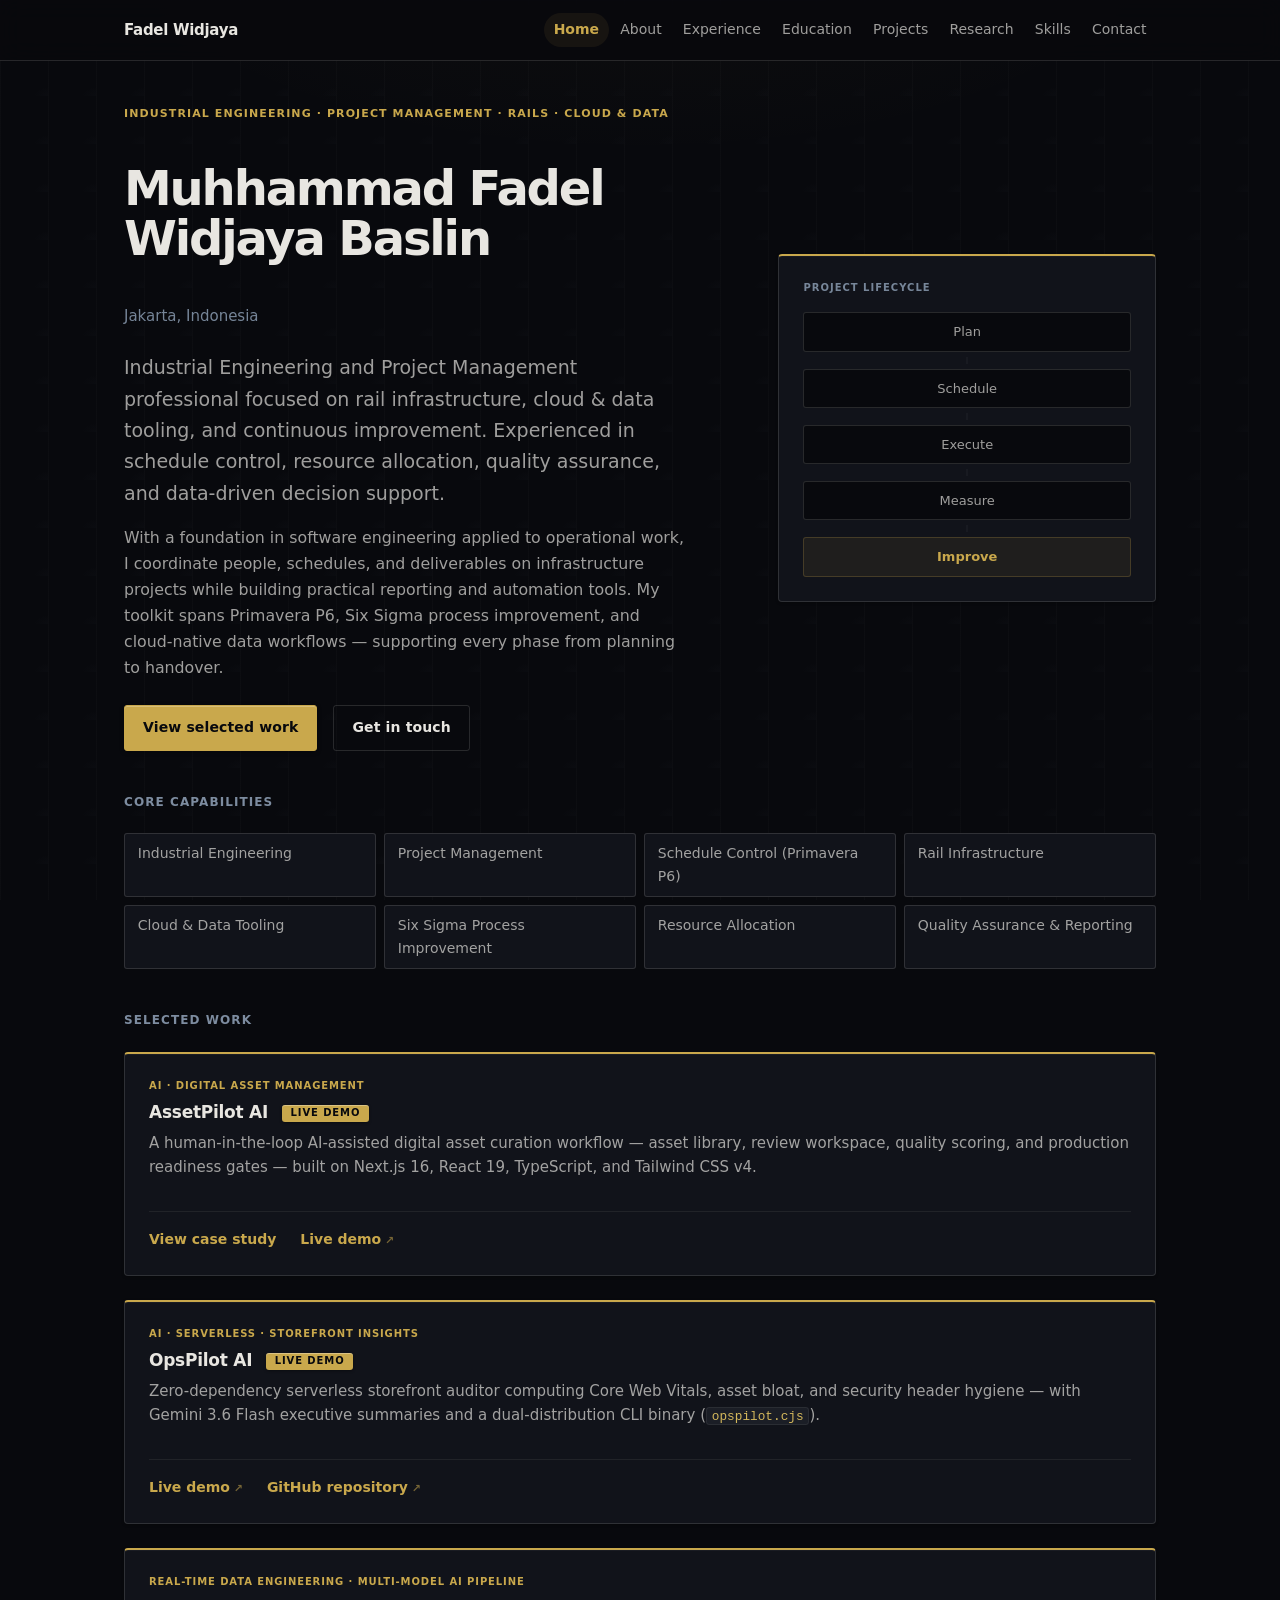
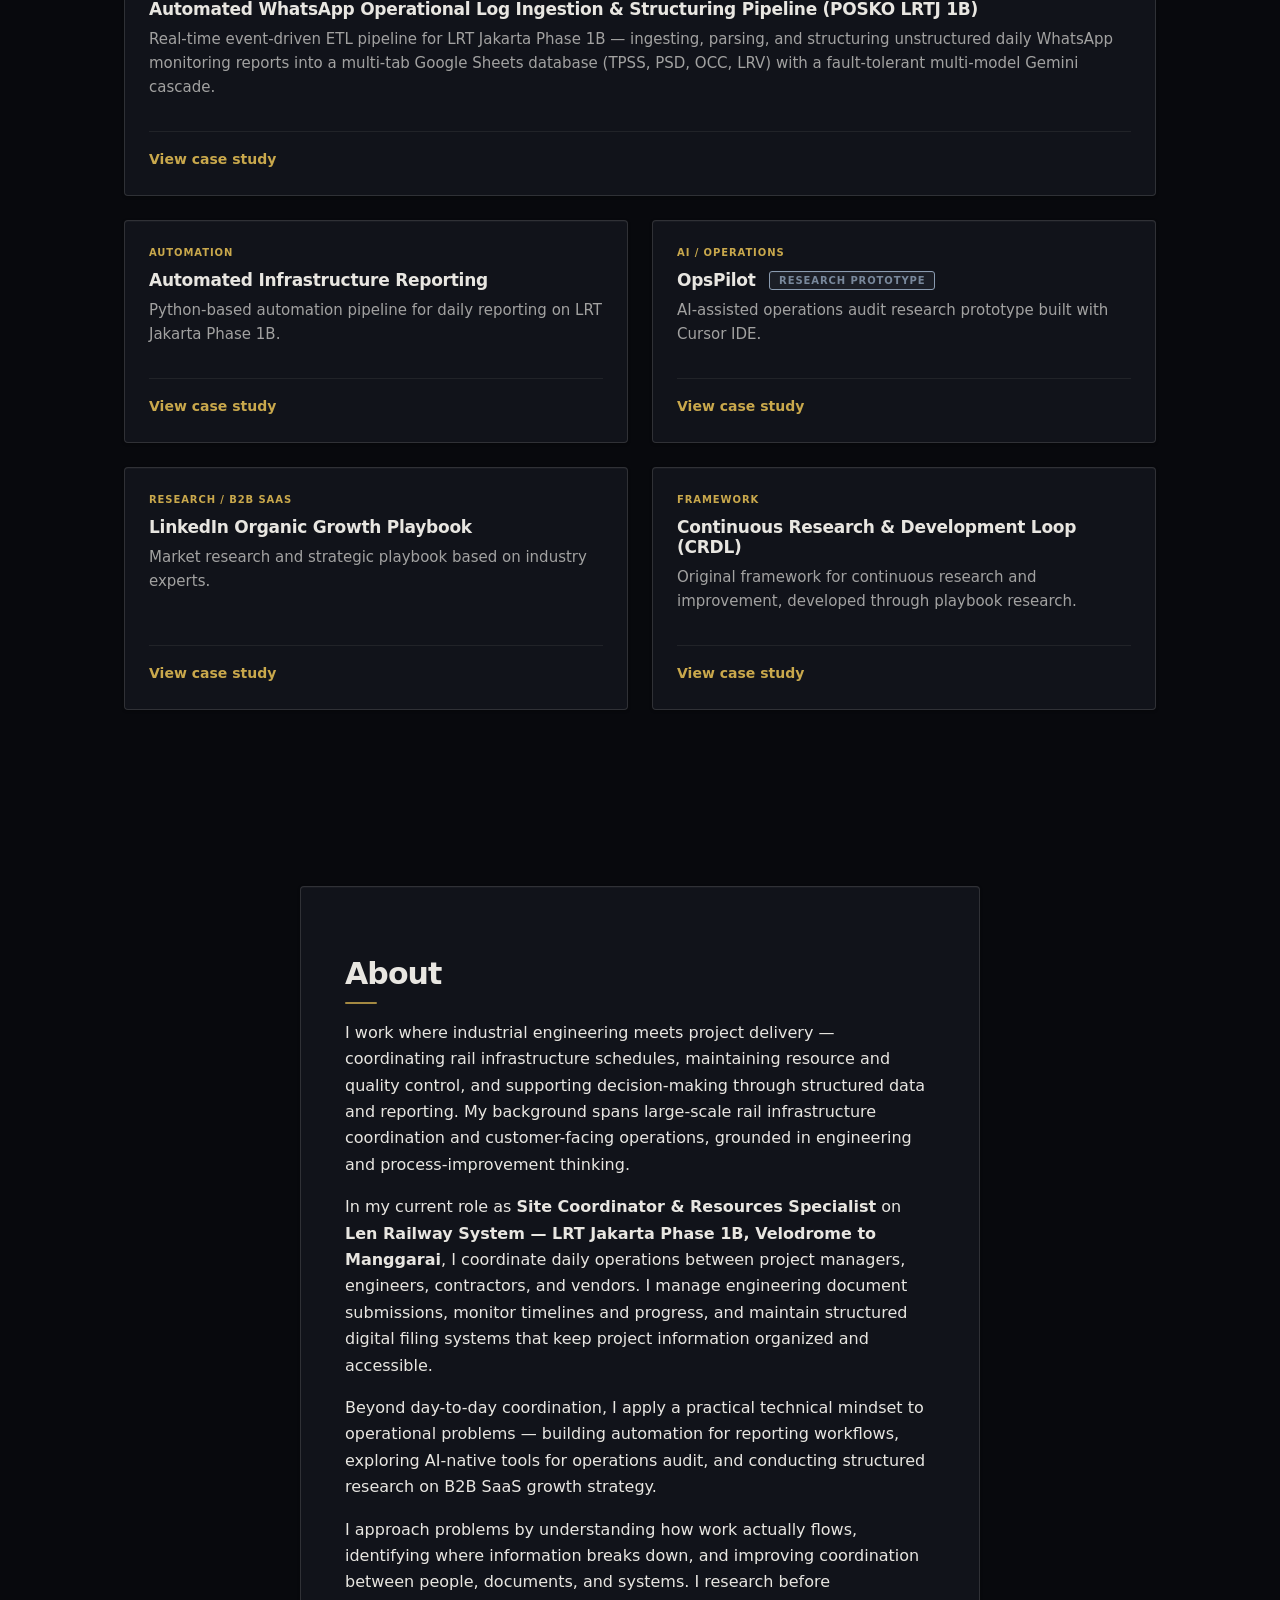
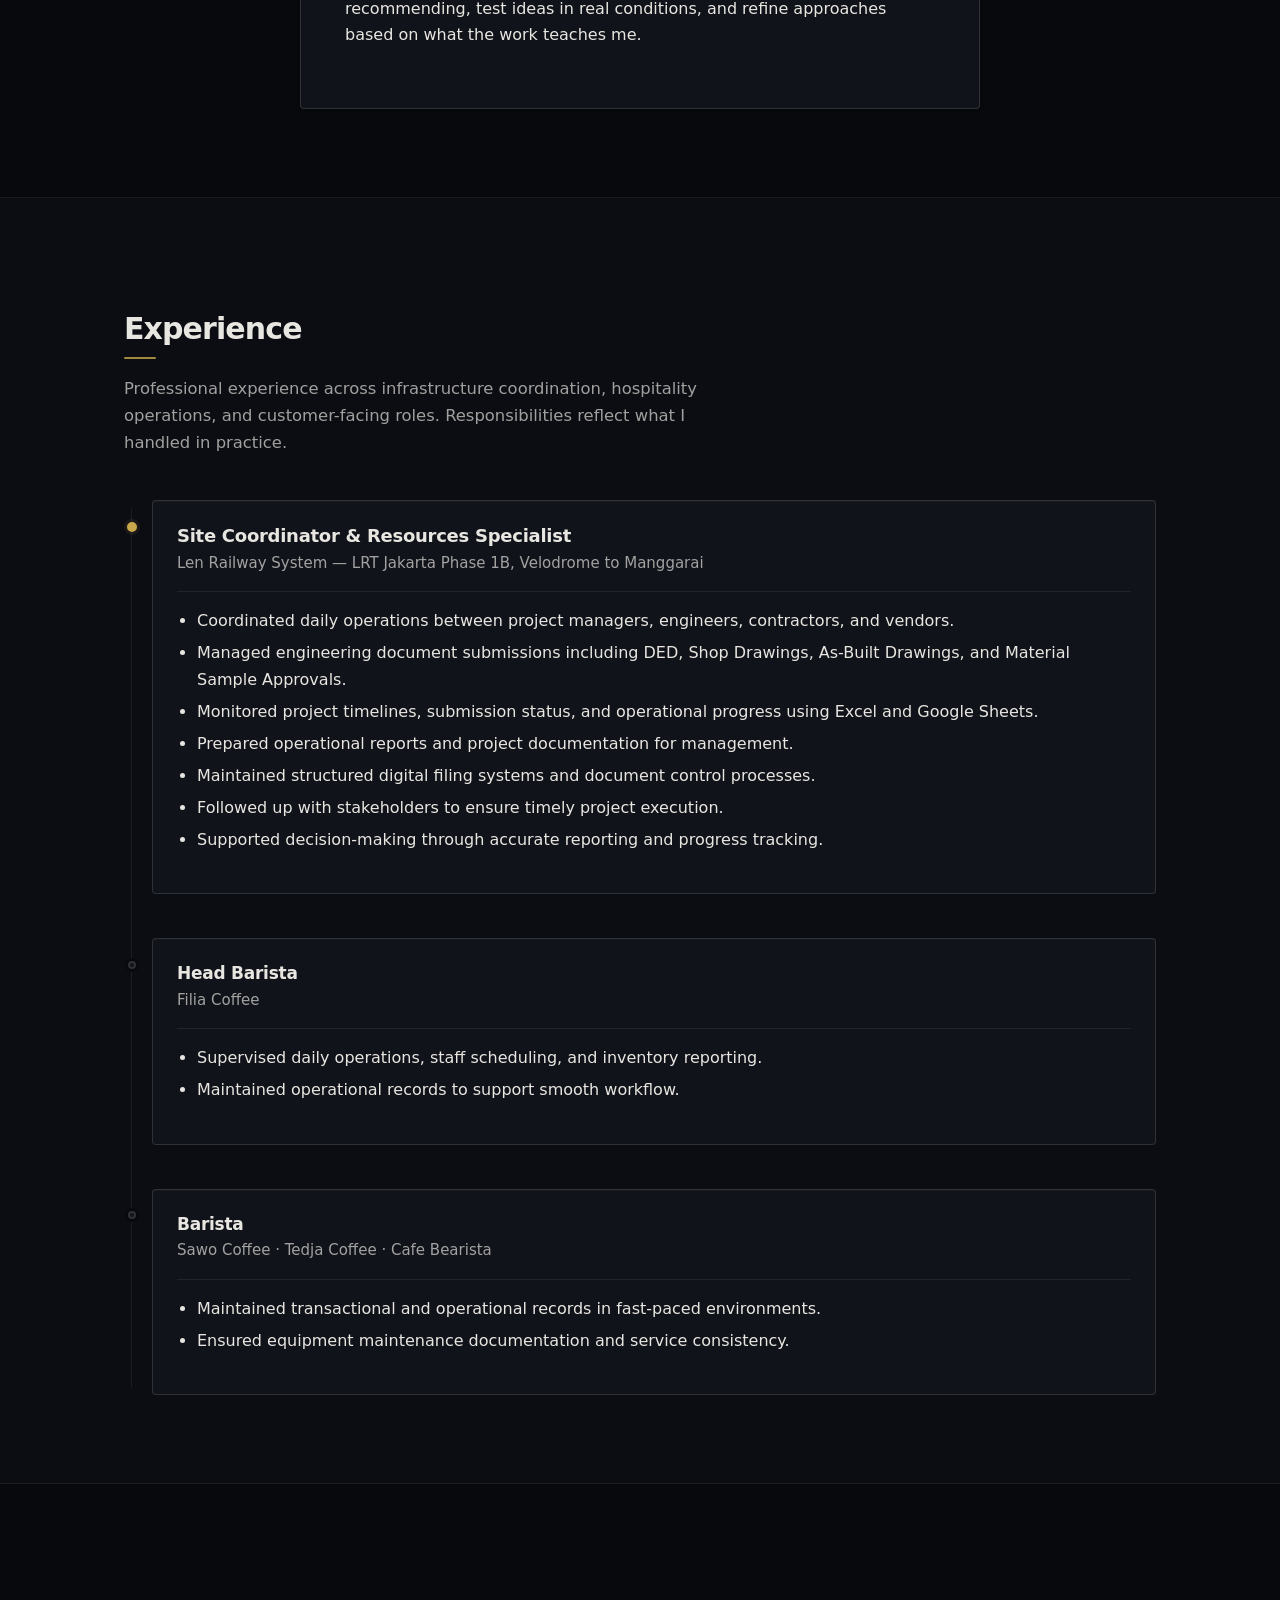
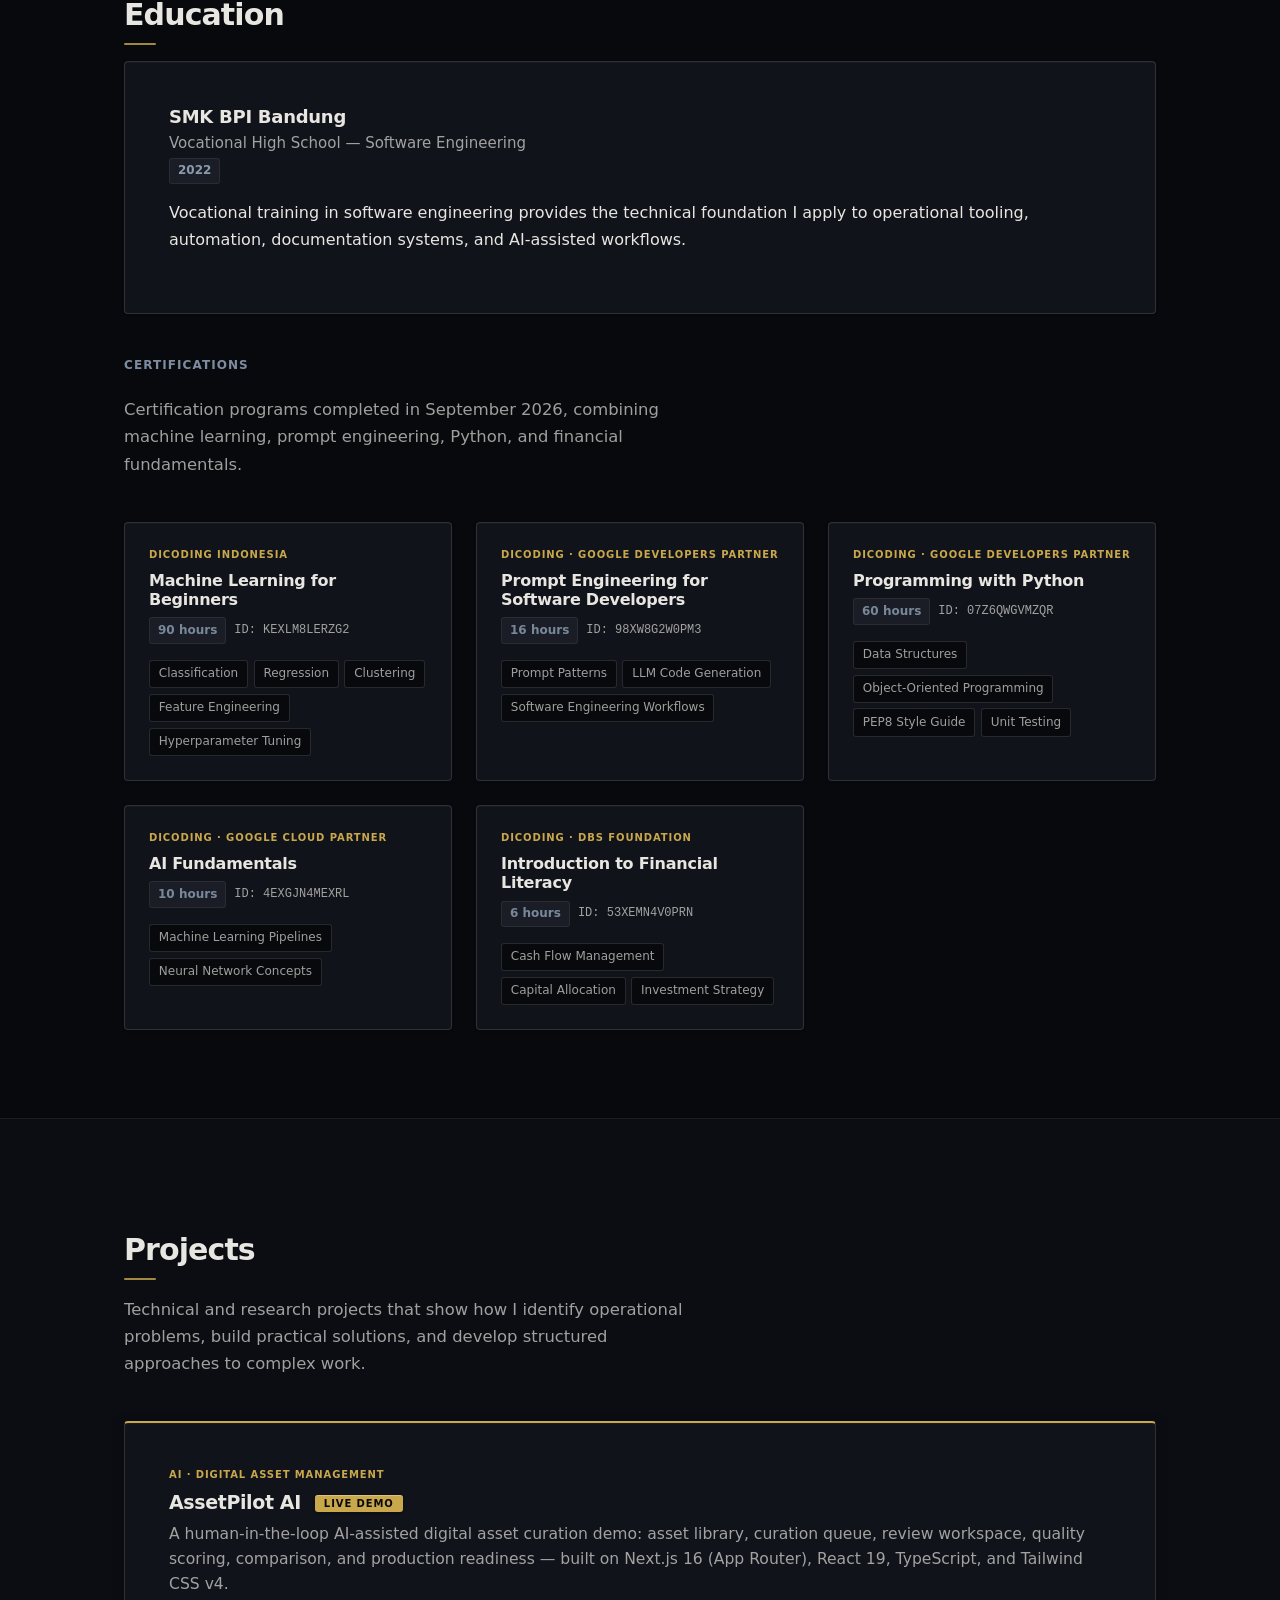
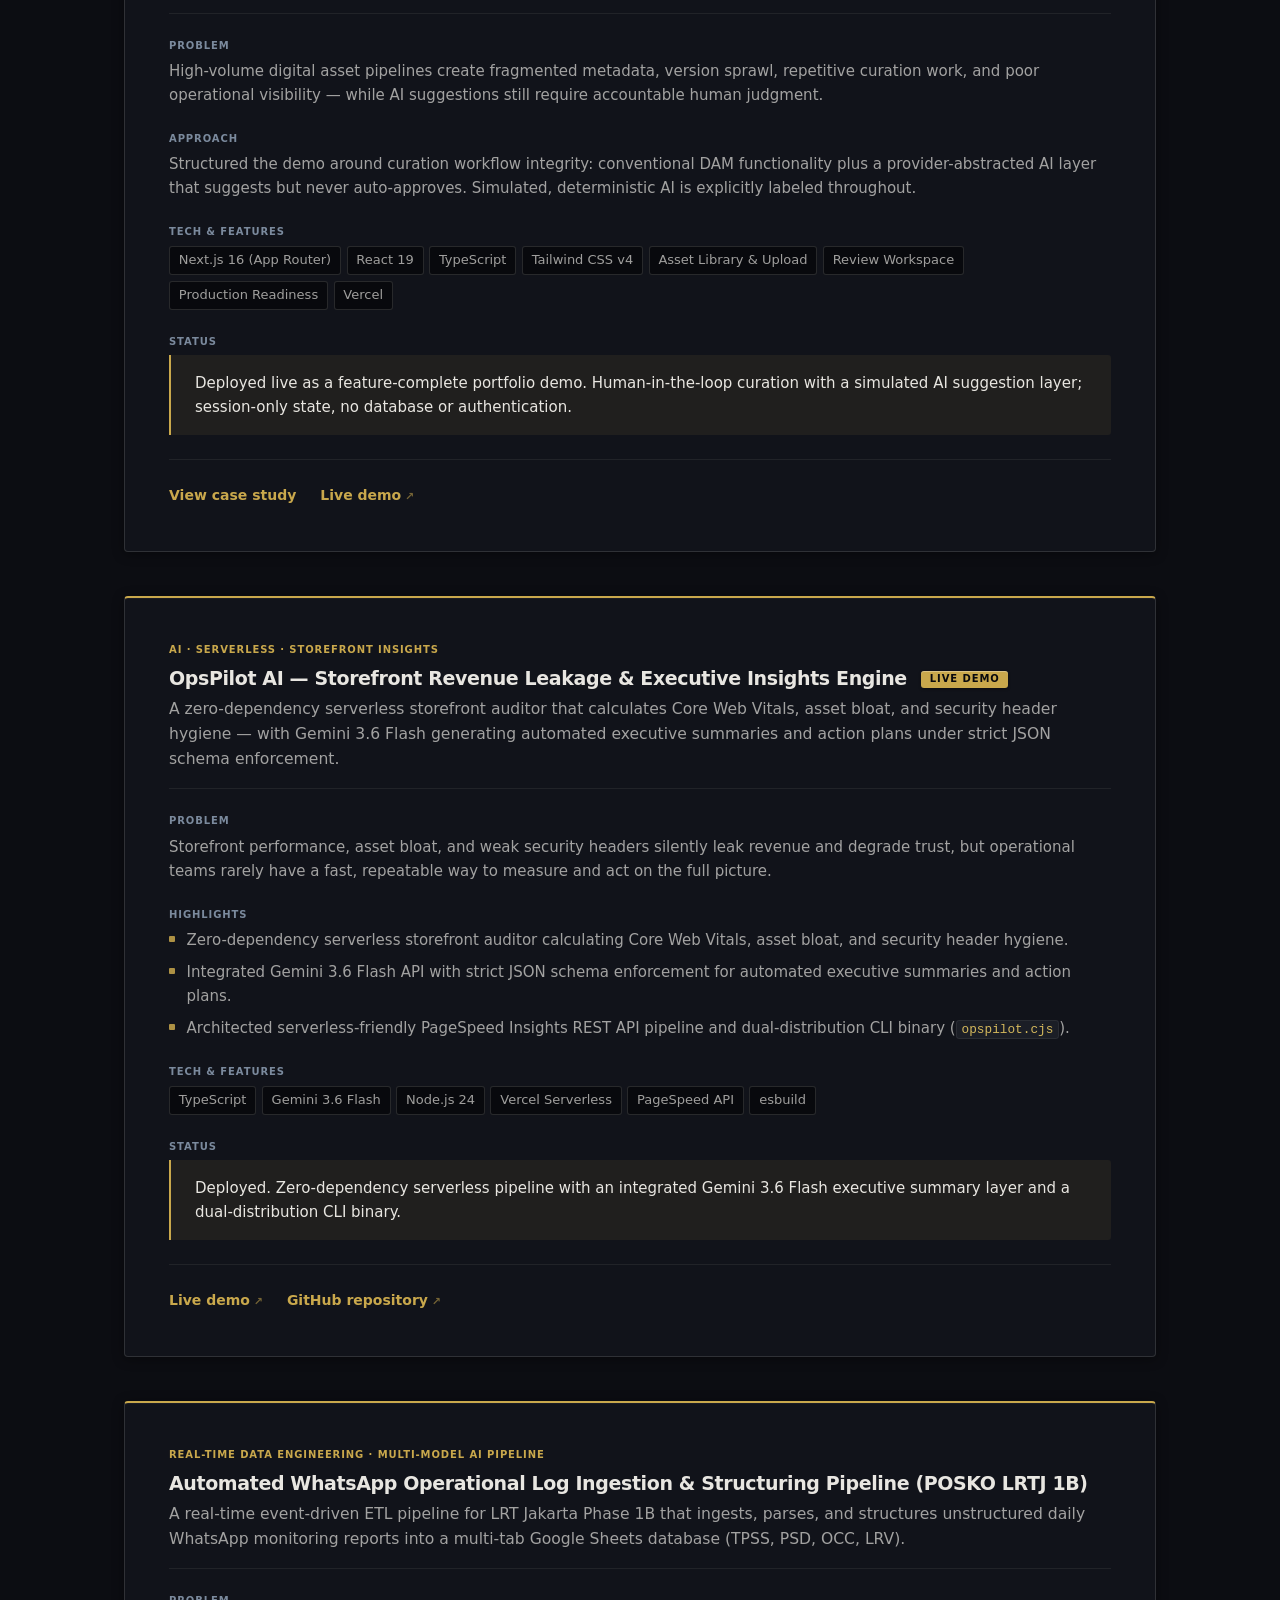
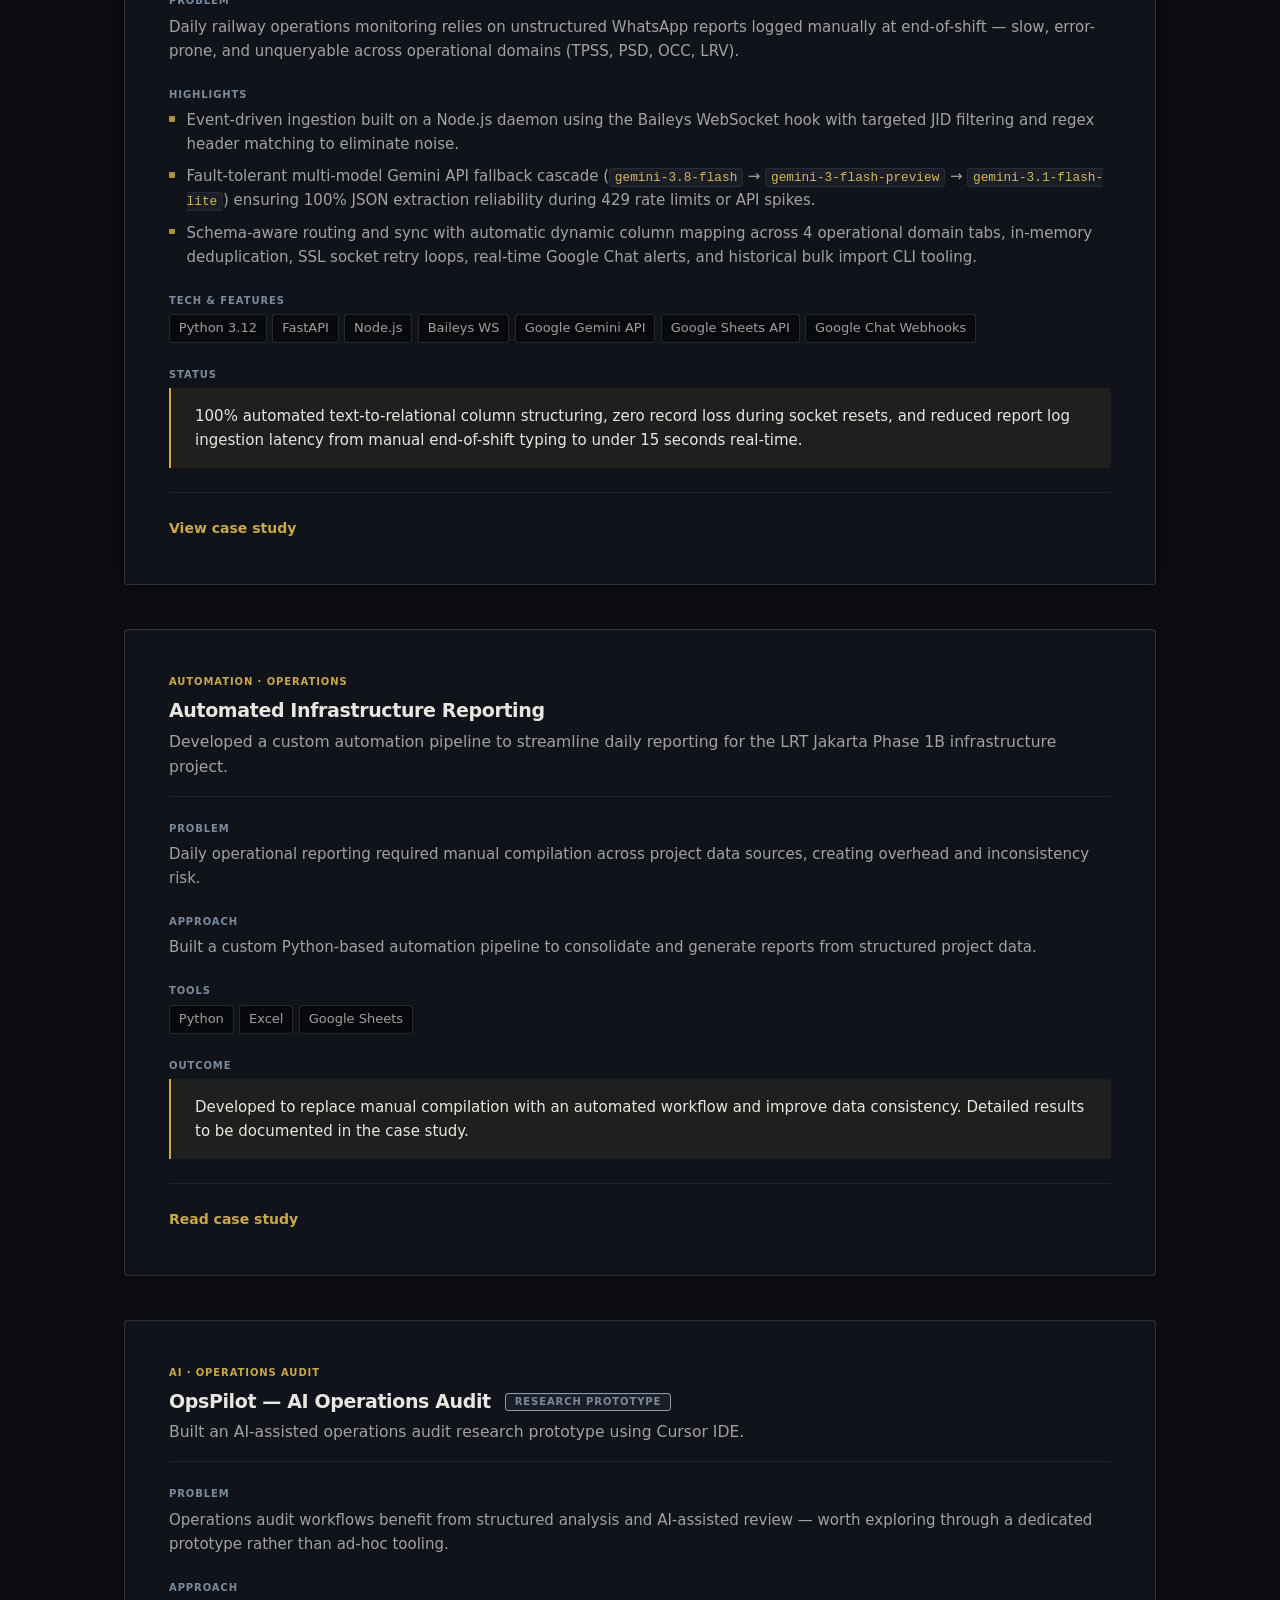
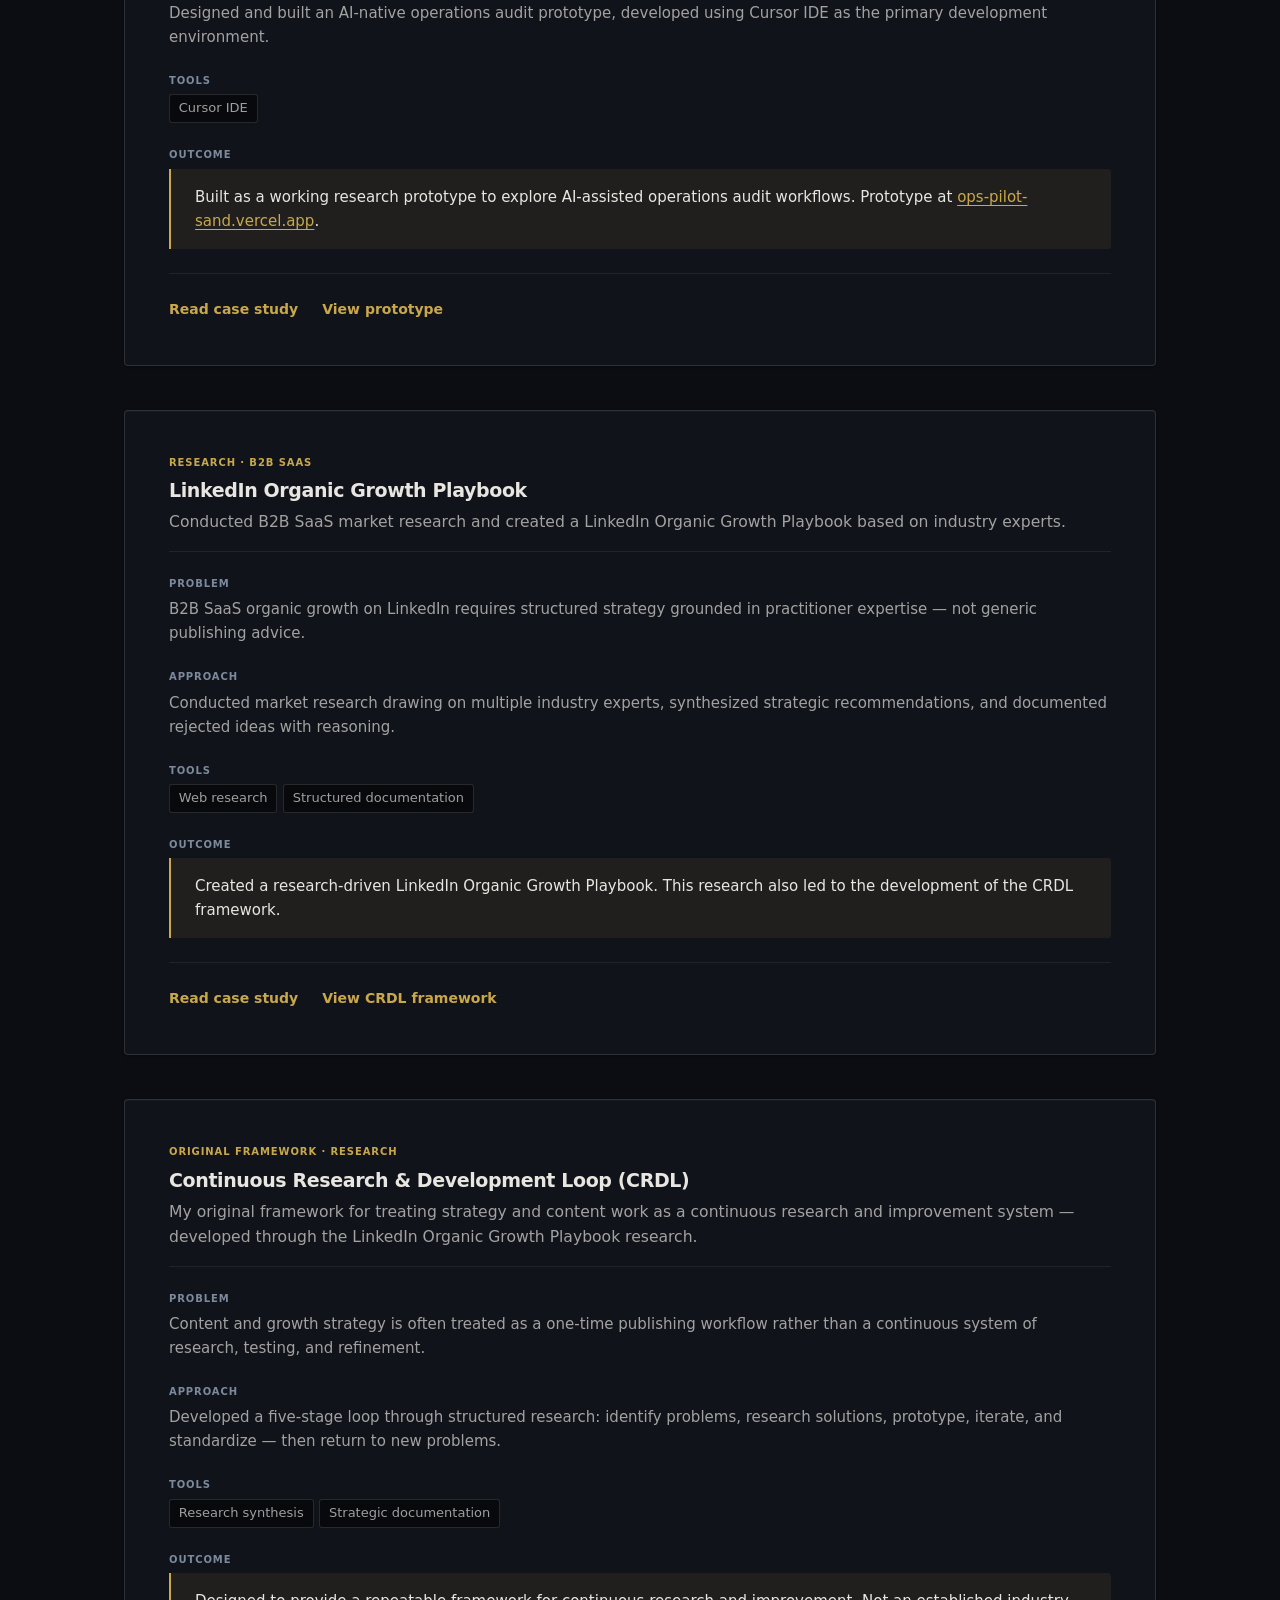
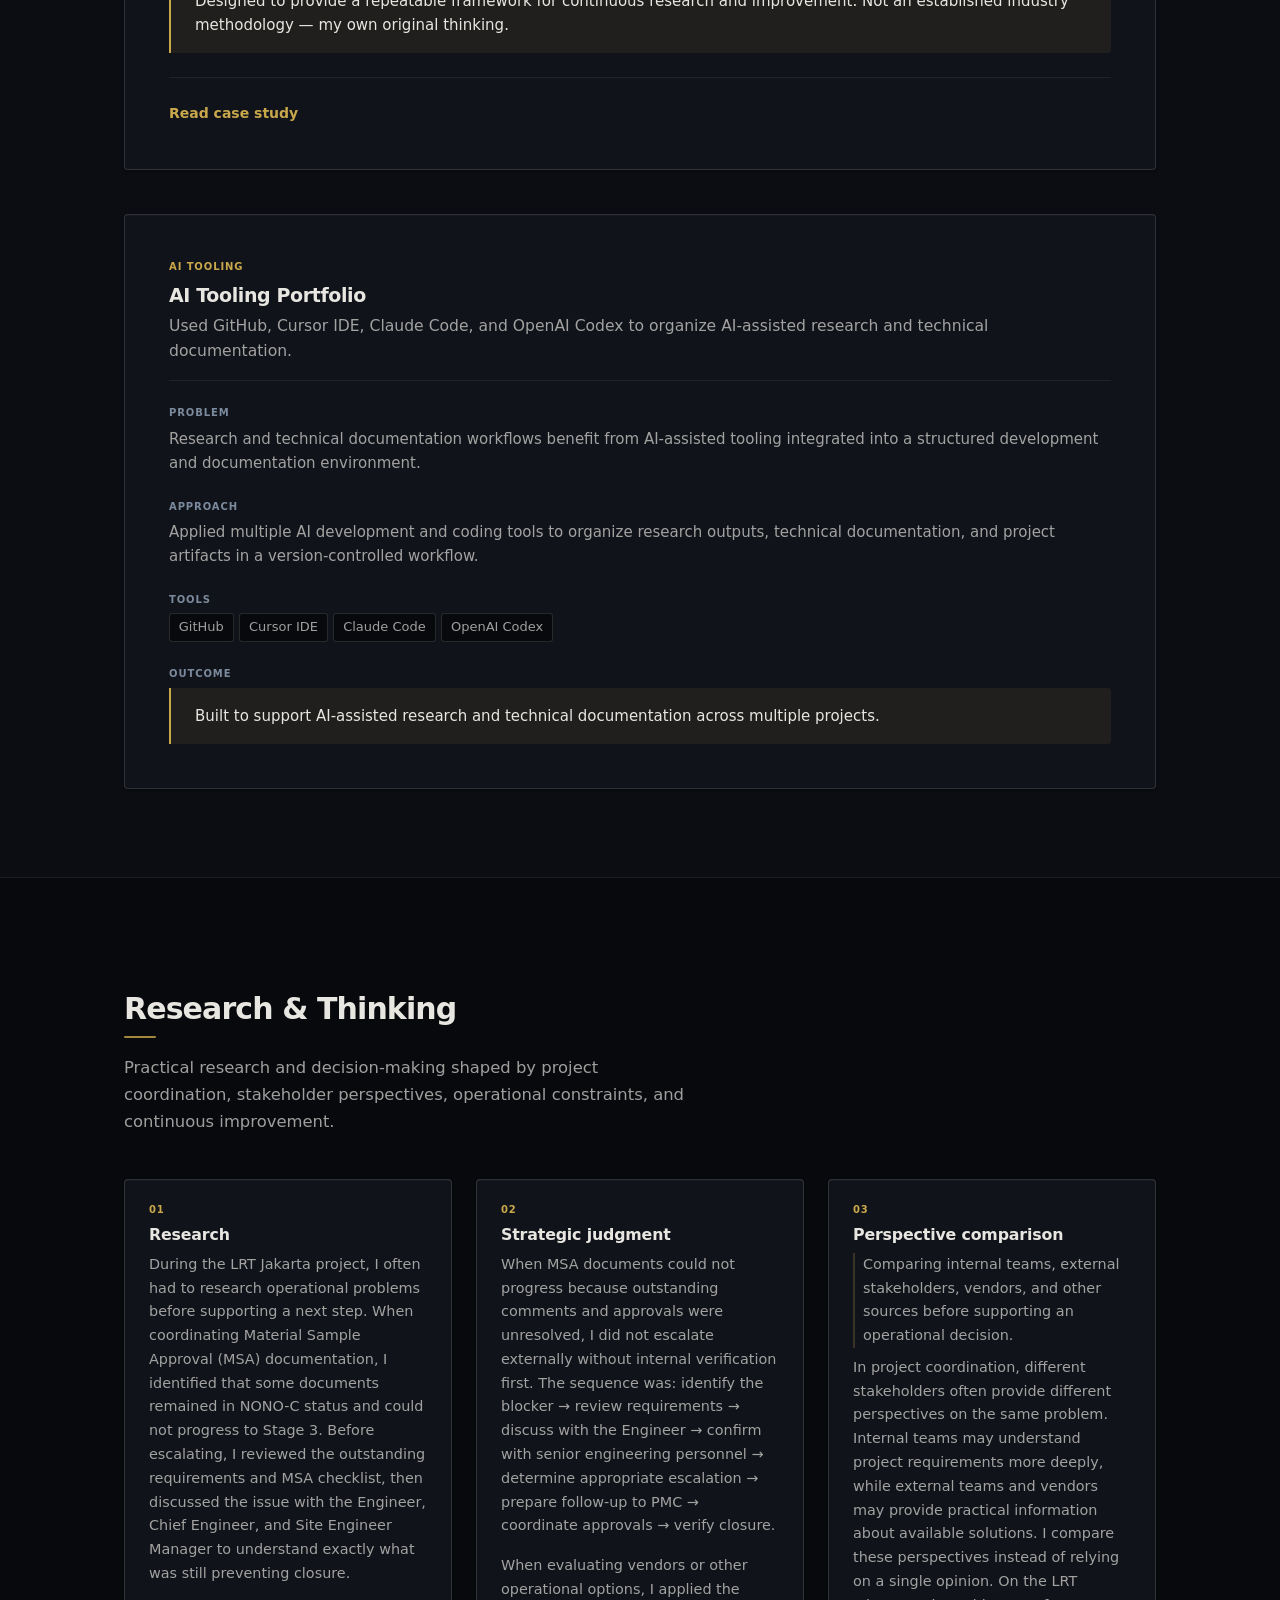
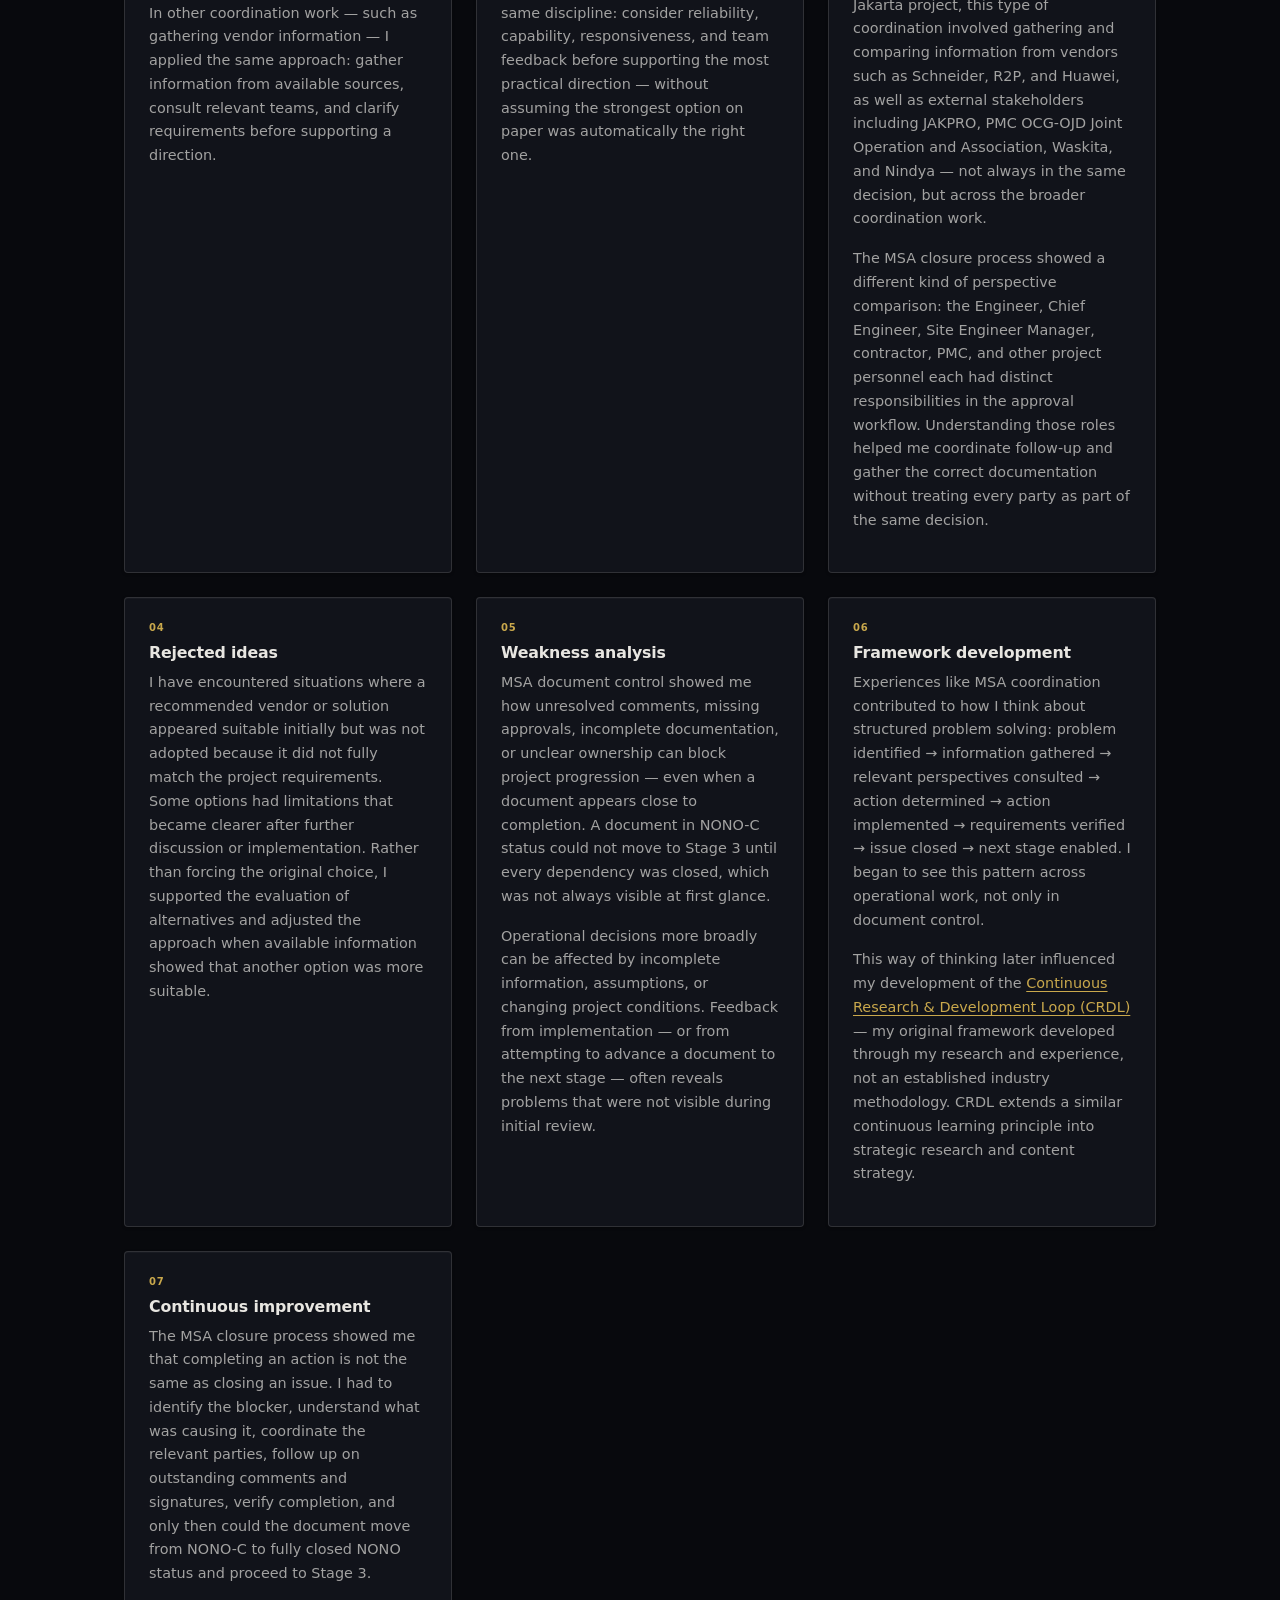
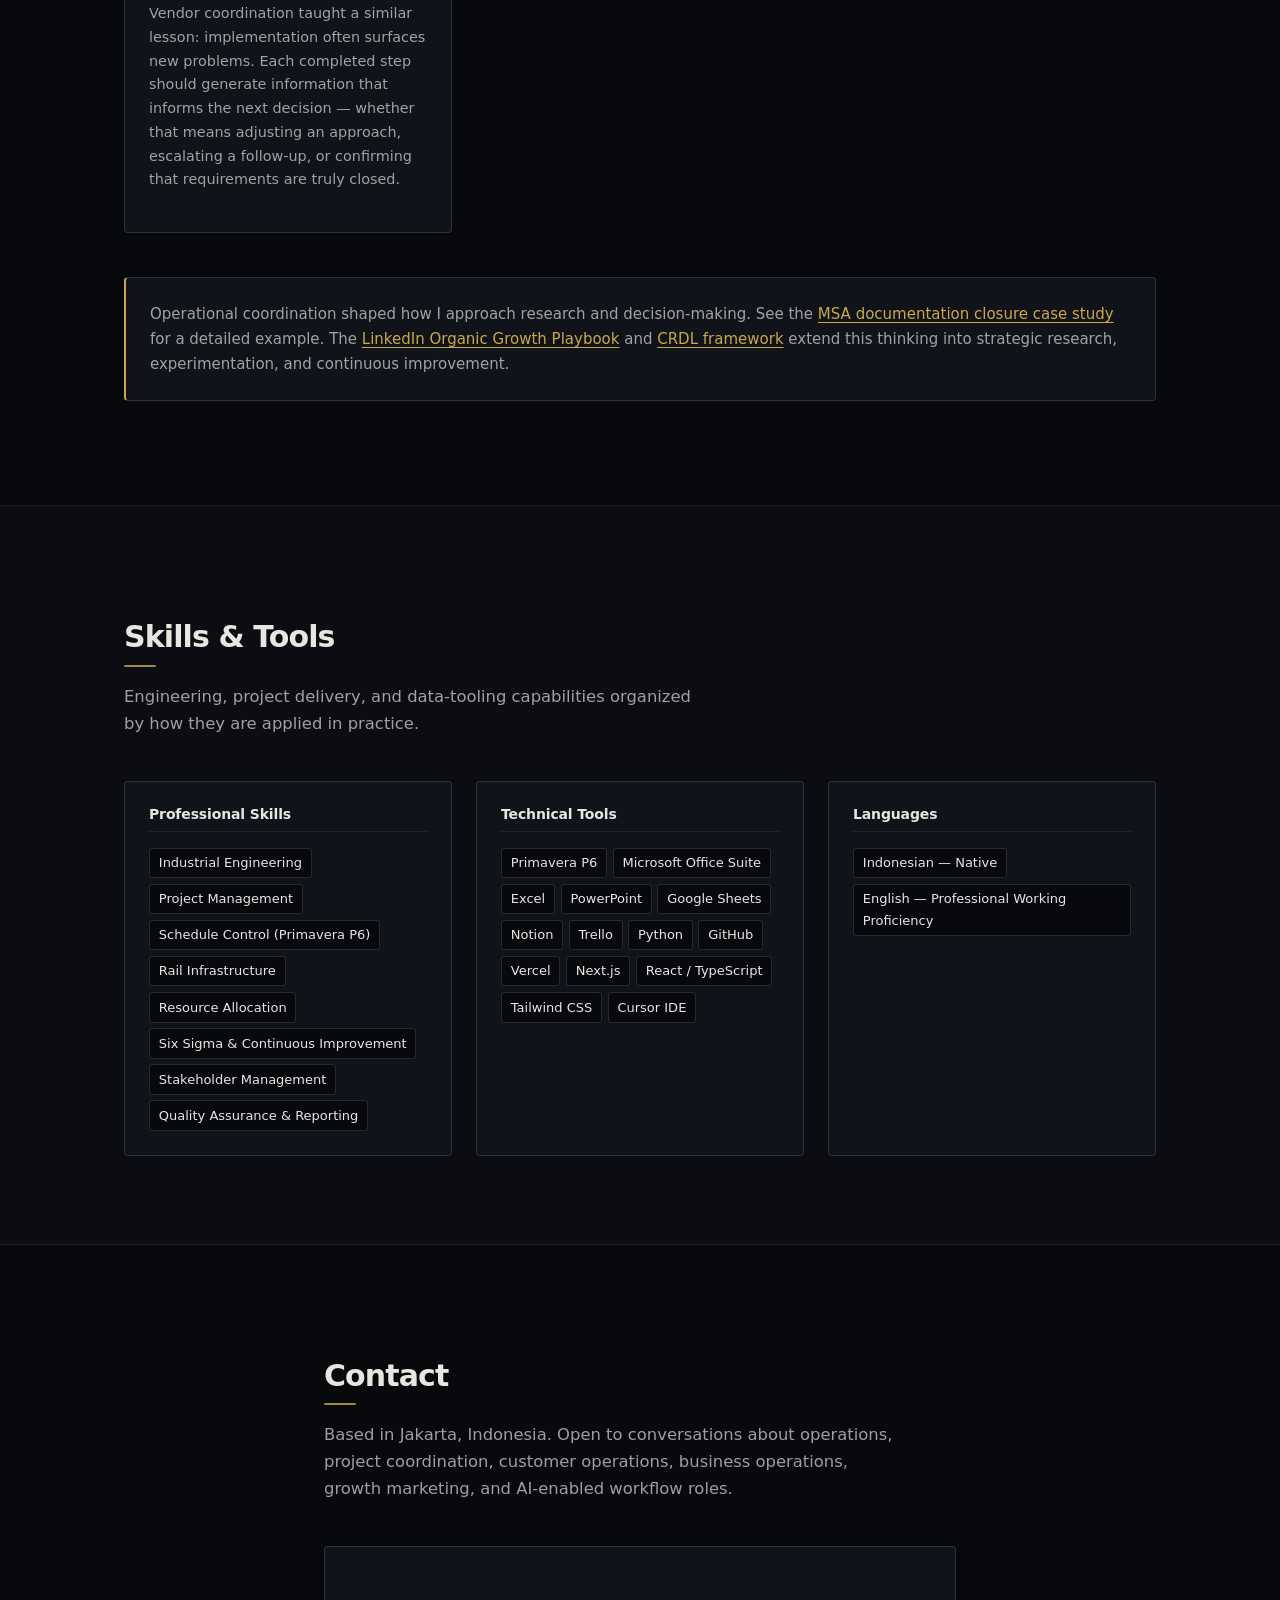
<file: index.html>
<!DOCTYPE html>
<html lang="en">
<head>
  <meta charset="UTF-8">
  <meta name="viewport" content="width=device-width, initial-scale=1.0">
  <meta name="description" content="Industrial Engineering and Project Management professional — rail infrastructure, schedule control (Primavera P6), cloud & data tooling, and Six Sigma process improvement. Jakarta, Indonesia.">
  <title>Muhhammad Fadel Widjaya Baslin — Industrial Engineering & Project Management</title>
  <link rel="stylesheet" href="css/style.css">
</head>
<body>
  <a class="skip-link" href="#main">Skip to main content</a>

  <header class="site-header" id="top">
    <div class="container header-inner">
      <a class="logo" href="#top">Fadel Widjaya</a>

      <button
        class="nav-toggle"
        type="button"
        aria-expanded="false"
        aria-controls="site-nav"
        aria-label="Open navigation menu"
      >
        <span class="nav-toggle-bar"></span>
        <span class="nav-toggle-bar"></span>
        <span class="nav-toggle-bar"></span>
      </button>

      <nav class="site-nav" id="site-nav" aria-label="Primary">
        <ul class="nav-list">
          <li><a href="#home">Home</a></li>
          <li><a href="#about">About</a></li>
          <li><a href="#experience">Experience</a></li>
          <li><a href="#education">Education</a></li>
          <li><a href="#projects">Projects</a></li>
          <li><a href="#research">Research</a></li>
          <li><a href="#skills">Skills</a></li>
          <li><a href="#contact">Contact</a></li>
        </ul>
      </nav>
    </div>
  </header>

  <main id="main">
    <!-- Home -->
    <section class="section hero" id="home" aria-labelledby="home-heading">
      <div class="container">
        <div class="hero-grid">
          <div class="hero-content">
            <p class="eyebrow">Industrial Engineering · Project Management · Rails · Cloud &amp; Data</p>
            <h1 id="home-heading">Muhhammad Fadel Widjaya Baslin</h1>
            <p class="hero-location">Jakarta, Indonesia</p>
            <p class="lead">
              Industrial Engineering and Project Management professional focused on rail
              infrastructure, cloud &amp; data tooling, and continuous improvement. Experienced
              in schedule control, resource allocation, quality assurance, and data-driven
              decision support.
            </p>
            <p class="intro">
              With a foundation in software engineering applied to operational work, I coordinate
              people, schedules, and deliverables on infrastructure projects while building practical
              reporting and automation tools. My toolkit spans Primavera P6, Six Sigma process
              improvement, and cloud-native data workflows — supporting every phase from planning
              to handover.
            </p>

            <div class="hero-actions">
              <a class="btn btn-primary" href="#projects">View selected work</a>
              <a class="btn btn-secondary" href="#contact">Get in touch</a>
            </div>
          </div>

          <aside class="hero-visual" aria-hidden="true">
            <div class="system-map">
              <p class="system-map__title">Project lifecycle</p>
              <ol class="system-map__steps">
                <li class="system-map__step"><span>Plan</span></li>
                <li class="system-map__step"><span>Schedule</span></li>
                <li class="system-map__step"><span>Execute</span></li>
                <li class="system-map__step"><span>Measure</span></li>
                <li class="system-map__step system-map__step--final"><span>Improve</span></li>
              </ol>
            </div>
          </aside>
        </div>

        <div class="capability-grid" aria-labelledby="capabilities-heading">
          <h2 id="capabilities-heading" class="section-subheading">Core capabilities</h2>
          <ul class="capability-list">
            <li>Industrial Engineering</li>
            <li>Project Management</li>
            <li>Schedule Control (Primavera P6)</li>
            <li>Rail Infrastructure</li>
            <li>Cloud &amp; Data Tooling</li>
            <li>Six Sigma Process Improvement</li>
            <li>Resource Allocation</li>
            <li>Quality Assurance &amp; Reporting</li>
          </ul>
        </div>

        <div class="selected-work-preview" aria-labelledby="selected-work-heading">
          <h2 id="selected-work-heading" class="section-subheading">Selected work</h2>
          <div class="card-grid card-grid--compact">
            <article class="card card--featured">
              <p class="card-label">AI · Digital Asset Management</p>
              <h3>AssetPilot AI <span class="live-badge">Live Demo</span></h3>
              <p>A human-in-the-loop AI-assisted digital asset curation workflow — asset library, review workspace, quality scoring, and production readiness gates — built on Next.js 16, React 19, TypeScript, and Tailwind CSS v4.</p>
              <div class="card-actions">
                <a class="text-link" href="projects/assetpilot-ai/index.html">View case study</a>
                <a class="text-link text-link--external" href="https://assetpilot-ai-ten.vercel.app/" target="_blank" rel="noopener noreferrer">Live demo</a>
              </div>
            </article>
            <article class="card card--featured">
              <p class="card-label">AI · Serverless · Storefront Insights</p>
              <h3>OpsPilot AI <span class="live-badge">Live Demo</span></h3>
              <p>Zero-dependency serverless storefront auditor computing Core Web Vitals, asset bloat, and security header hygiene — with Gemini 3.6 Flash executive summaries and a dual-distribution CLI binary (<code>opspilot.cjs</code>).</p>
              <div class="card-actions">
                <a class="text-link text-link--external" href="https://ops-pilot-8uqoj36qj-mfadelwb-7727s-projects.vercel.app/" target="_blank" rel="noopener noreferrer">Live demo</a>
                <a class="text-link text-link--external" href="https://github.com/fadel3215a/OpsPilot" target="_blank" rel="noopener noreferrer">GitHub repository</a>
              </div>
            </article>
            <article class="card card--featured">
              <p class="card-label">Real-Time Data Engineering · Multi-Model AI Pipeline</p>
              <h3>Automated WhatsApp Operational Log Ingestion &amp; Structuring Pipeline (POSKO LRTJ 1B)</h3>
              <p>Real-time event-driven ETL pipeline for LRT Jakarta Phase 1B — ingesting, parsing, and structuring unstructured daily WhatsApp monitoring reports into a multi-tab Google Sheets database (TPSS, PSD, OCC, LRV) with a fault-tolerant multi-model Gemini cascade.</p>
              <div class="card-actions">
                <a class="text-link" href="projects/posko-lrtj-1b/index.html">View case study</a>
              </div>
            </article>
            <article class="card">
              <p class="card-label">Automation</p>
              <h3>Automated Infrastructure Reporting</h3>
              <p>Python-based automation pipeline for daily reporting on LRT Jakarta Phase 1B.</p>
              <div class="card-actions">
                <a class="text-link" href="projects/automated-infrastructure-reporting/">View case study</a>
              </div>
            </article>
            <article class="card">
              <p class="card-label">AI / Operations</p>
              <h3>OpsPilot <span class="prototype-badge">Research Prototype</span></h3>
              <p>AI-assisted operations audit research prototype built with Cursor IDE.</p>
              <div class="card-actions">
                <a class="text-link" href="projects/opspilot/">View case study</a>
              </div>
            </article>
            <article class="card">
              <p class="card-label">Research / B2B SaaS</p>
              <h3>LinkedIn Organic Growth Playbook</h3>
              <p>Market research and strategic playbook based on industry experts.</p>
              <div class="card-actions">
                <a class="text-link" href="projects/linkedin-organic-growth-playbook/">View case study</a>
              </div>
            </article>
            <article class="card">
              <p class="card-label">Framework</p>
              <h3>Continuous Research &amp; Development Loop (CRDL)</h3>
              <p>Original framework for continuous research and improvement, developed through playbook research.</p>
              <div class="card-actions">
                <a class="text-link" href="projects/crdl/">View case study</a>
              </div>
            </article>
          </div>
        </div>
      </div>
    </section>

    <!-- About -->
    <section class="section" id="about" aria-labelledby="about-heading">
      <div class="container narrow content-panel">
        <h2 id="about-heading">About</h2>
        <p>
          I work where industrial engineering meets project delivery — coordinating rail
          infrastructure schedules, maintaining resource and quality control, and supporting
          decision-making through structured data and reporting. My background spans large-scale
          rail infrastructure coordination and customer-facing operations, grounded in engineering
          and process-improvement thinking.
        </p>
        <p>
          In my current role as <strong>Site Coordinator &amp; Resources Specialist</strong> on
          <strong>Len Railway System — LRT Jakarta Phase 1B, Velodrome to Manggarai</strong>, I
          coordinate daily operations between project managers, engineers, contractors, and vendors.
          I manage engineering document submissions, monitor timelines and progress, and maintain
          structured digital filing systems that keep project information organized and accessible.
        </p>
        <p>
          Beyond day-to-day coordination, I apply a practical technical mindset to operational
          problems — building automation for reporting workflows, exploring AI-native tools for
          operations audit, and conducting structured research on B2B SaaS growth strategy.
        </p>
        <p>
          I approach problems by understanding how work actually flows, identifying where information
          breaks down, and improving coordination between people, documents, and systems. I research
          before recommending, test ideas in real conditions, and refine approaches based on what
          the work teaches me.
        </p>
      </div>
    </section>

    <!-- Experience -->
    <section class="section section--alt" id="experience" aria-labelledby="experience-heading">
      <div class="container">
        <h2 id="experience-heading">Experience</h2>
        <p class="section-intro">
          Professional experience across infrastructure coordination, hospitality operations, and
          customer-facing roles. Responsibilities reflect what I handled in practice.
        </p>

        <div class="timeline">
          <article class="timeline-item timeline-item--primary">
            <div class="timeline-meta">
              <h3>Site Coordinator &amp; Resources Specialist</h3>
              <p class="org">Len Railway System — LRT Jakarta Phase 1B, Velodrome to Manggarai</p>
            </div>
            <ul>
              <li>Coordinated daily operations between project managers, engineers, contractors, and vendors.</li>
              <li>Managed engineering document submissions including DED, Shop Drawings, As-Built Drawings, and Material Sample Approvals.</li>
              <li>Monitored project timelines, submission status, and operational progress using Excel and Google Sheets.</li>
              <li>Prepared operational reports and project documentation for management.</li>
              <li>Maintained structured digital filing systems and document control processes.</li>
              <li>Followed up with stakeholders to ensure timely project execution.</li>
              <li>Supported decision-making through accurate reporting and progress tracking.</li>
            </ul>
          </article>

          <article class="timeline-item">
            <div class="timeline-meta">
              <h3>Head Barista</h3>
              <p class="org">Filia Coffee</p>
            </div>
            <ul>
              <li>Supervised daily operations, staff scheduling, and inventory reporting.</li>
              <li>Maintained operational records to support smooth workflow.</li>
            </ul>
          </article>

          <article class="timeline-item">
            <div class="timeline-meta">
              <h3>Barista</h3>
              <p class="org">Sawo Coffee · Tedja Coffee · Cafe Bearista</p>
            </div>
            <ul>
              <li>Maintained transactional and operational records in fast-paced environments.</li>
              <li>Ensured equipment maintenance documentation and service consistency.</li>
            </ul>
          </article>
        </div>
      </div>
    </section>

    <!-- Education -->
    <section class="section" id="education" aria-labelledby="education-heading">
      <div class="container">
        <h2 id="education-heading">Education</h2>
        <div class="content-panel">
          <article class="education-item">
            <h3>SMK BPI Bandung</h3>
            <p class="org">Vocational High School — Software Engineering</p>
            <p class="education-year">2022</p>
            <p>
              Vocational training in software engineering provides the technical foundation I apply
              to operational tooling, automation, documentation systems, and AI-assisted workflows.
            </p>
          </article>
        </div>

        <h3 class="section-subheading">Certifications</h3>
        <p class="section-intro">
          Certification programs completed in September 2026, combining machine learning, prompt
          engineering, Python, and financial fundamentals.
        </p>

        <div class="certification-grid">
          <article class="certification-card">
            <p class="certification-issuer">Dicoding Indonesia</p>
            <h3>Machine Learning for Beginners</h3>
            <p class="certification-meta">
              <span class="certification-hours">90 hours</span>
              <span class="certification-id">ID: KEXLM8LERZG2</span>
            </p>
            <ul class="tag-list">
              <li>Classification</li>
              <li>Regression</li>
              <li>Clustering</li>
              <li>Feature Engineering</li>
              <li>Hyperparameter Tuning</li>
            </ul>
          </article>

          <article class="certification-card">
            <p class="certification-issuer">Dicoding · Google Developers Partner</p>
            <h3>Prompt Engineering for Software Developers</h3>
            <p class="certification-meta">
              <span class="certification-hours">16 hours</span>
              <span class="certification-id">ID: 98XW8G2W0PM3</span>
            </p>
            <ul class="tag-list">
              <li>Prompt Patterns</li>
              <li>LLM Code Generation</li>
              <li>Software Engineering Workflows</li>
            </ul>
          </article>

          <article class="certification-card">
            <p class="certification-issuer">Dicoding · Google Developers Partner</p>
            <h3>Programming with Python</h3>
            <p class="certification-meta">
              <span class="certification-hours">60 hours</span>
              <span class="certification-id">ID: 07Z6QWGVMZQR</span>
            </p>
            <ul class="tag-list">
              <li>Data Structures</li>
              <li>Object-Oriented Programming</li>
              <li>PEP8 Style Guide</li>
              <li>Unit Testing</li>
            </ul>
          </article>

          <article class="certification-card">
            <p class="certification-issuer">Dicoding · Google Cloud Partner</p>
            <h3>AI Fundamentals</h3>
            <p class="certification-meta">
              <span class="certification-hours">10 hours</span>
              <span class="certification-id">ID: 4EXGJN4MEXRL</span>
            </p>
            <ul class="tag-list">
              <li>Machine Learning Pipelines</li>
              <li>Neural Network Concepts</li>
            </ul>
          </article>

          <article class="certification-card">
            <p class="certification-issuer">Dicoding · DBS Foundation</p>
            <h3>Introduction to Financial Literacy</h3>
            <p class="certification-meta">
              <span class="certification-hours">6 hours</span>
              <span class="certification-id">ID: 53XEMN4V0PRN</span>
            </p>
            <ul class="tag-list">
              <li>Cash Flow Management</li>
              <li>Capital Allocation</li>
              <li>Investment Strategy</li>
            </ul>
          </article>
        </div>
      </div>
    </section>

    <!-- Projects -->
    <section class="section section--alt" id="projects" aria-labelledby="projects-heading">
      <div class="container">
        <h2 id="projects-heading">Projects</h2>
        <p class="section-intro">
          Technical and research projects that show how I identify operational problems, build
          practical solutions, and develop structured approaches to complex work.
        </p>

        <div class="project-grid">
          <article class="project-card project-card--featured" id="project-assetpilot">
            <header class="project-card-header">
              <p class="card-label">AI · Digital Asset Management</p>
              <h3>AssetPilot AI <span class="live-badge">Live Demo</span></h3>
              <p class="project-summary">
                A human-in-the-loop AI-assisted digital asset curation demo: asset library, curation
                queue, review workspace, quality scoring, comparison, and production readiness —
                built on Next.js 16 (App Router), React 19, TypeScript, and Tailwind CSS v4.
              </p>
            </header>
            <dl class="project-details">
              <div class="project-field">
                <dt>Problem</dt>
                <dd>High-volume digital asset pipelines create fragmented metadata, version sprawl, repetitive curation work, and poor operational visibility — while AI suggestions still require accountable human judgment.</dd>
              </div>
              <div class="project-field">
                <dt>Approach</dt>
                <dd>Structured the demo around curation workflow integrity: conventional DAM functionality plus a provider-abstracted AI layer that suggests but never auto-approves. Simulated, deterministic AI is explicitly labeled throughout.</dd>
              </div>
              <div class="project-field">
                <dt>Tech &amp; features</dt>
                <dd>
                  <ul class="tag-list">
                    <li>Next.js 16 (App Router)</li>
                    <li>React 19</li>
                    <li>TypeScript</li>
                    <li>Tailwind CSS v4</li>
                    <li>Asset Library &amp; Upload</li>
                    <li>Review Workspace</li>
                    <li>Production Readiness</li>
                    <li>Vercel</li>
                  </ul>
                </dd>
              </div>
              <div class="project-field project-field--outcome">
                <dt>Status</dt>
                <dd>Deployed live as a feature-complete portfolio demo. Human-in-the-loop curation with a simulated AI suggestion layer; session-only state, no database or authentication.</dd>
              </div>
            </dl>
            <footer class="project-card-footer">
              <a class="text-link" href="projects/assetpilot-ai/index.html">View case study</a>
              <a class="text-link text-link--external" href="https://assetpilot-ai-ten.vercel.app/" target="_blank" rel="noopener noreferrer">Live demo</a>
            </footer>
          </article>

          <article class="project-card project-card--featured" id="project-opspilot-ai">
            <header class="project-card-header">
              <p class="card-label">AI · Serverless · Storefront Insights</p>
              <h3>OpsPilot AI — Storefront Revenue Leakage &amp; Executive Insights Engine <span class="live-badge">Live Demo</span></h3>
              <p class="project-summary">
                A zero-dependency serverless storefront auditor that calculates Core Web Vitals,
                asset bloat, and security header hygiene — with Gemini 3.6 Flash generating automated
                executive summaries and action plans under strict JSON schema enforcement.
              </p>
            </header>
            <dl class="project-details">
              <div class="project-field">
                <dt>Problem</dt>
                <dd>Storefront performance, asset bloat, and weak security headers silently leak revenue and degrade trust, but operational teams rarely have a fast, repeatable way to measure and act on the full picture.</dd>
              </div>
              <div class="project-field">
                <dt>Highlights</dt>
                <dd>
                  <ul class="project-highlights">
                    <li>Zero-dependency serverless storefront auditor calculating Core Web Vitals, asset bloat, and security header hygiene.</li>
                    <li>Integrated Gemini 3.6 Flash API with strict JSON schema enforcement for automated executive summaries and action plans.</li>
                    <li>Architected serverless-friendly PageSpeed Insights REST API pipeline and dual-distribution CLI binary (<code>opspilot.cjs</code>).</li>
                  </ul>
                </dd>
              </div>
              <div class="project-field">
                <dt>Tech &amp; features</dt>
                <dd>
                  <ul class="tag-list">
                    <li>TypeScript</li>
                    <li>Gemini 3.6 Flash</li>
                    <li>Node.js 24</li>
                    <li>Vercel Serverless</li>
                    <li>PageSpeed API</li>
                    <li>esbuild</li>
                  </ul>
                </dd>
              </div>
              <div class="project-field project-field--outcome">
                <dt>Status</dt>
                <dd>Deployed. Zero-dependency serverless pipeline with an integrated Gemini 3.6 Flash executive summary layer and a dual-distribution CLI binary.</dd>
              </div>
            </dl>
            <footer class="project-card-footer">
              <a class="text-link text-link--external" href="https://ops-pilot-8uqoj36qj-mfadelwb-7727s-projects.vercel.app/" target="_blank" rel="noopener noreferrer">Live demo</a>
              <a class="text-link text-link--external" href="https://github.com/fadel3215a/OpsPilot" target="_blank" rel="noopener noreferrer">GitHub repository</a>
            </footer>
          </article>

          <article class="project-card project-card--featured" id="project-posko-pipeline">
            <header class="project-card-header">
              <p class="card-label">Real-Time Data Engineering · Multi-Model AI Pipeline</p>
              <h3>Automated WhatsApp Operational Log Ingestion &amp; Structuring Pipeline (POSKO LRTJ 1B)</h3>
              <p class="project-summary">
                A real-time event-driven ETL pipeline for LRT Jakarta Phase 1B that ingests, parses,
                and structures unstructured daily WhatsApp monitoring reports into a multi-tab
                Google Sheets database (TPSS, PSD, OCC, LRV).
              </p>
            </header>
            <dl class="project-details">
              <div class="project-field">
                <dt>Problem</dt>
                <dd>Daily railway operations monitoring relies on unstructured WhatsApp reports logged manually at end-of-shift — slow, error-prone, and unqueryable across operational domains (TPSS, PSD, OCC, LRV).</dd>
              </div>
              <div class="project-field">
                <dt>Highlights</dt>
                <dd>
                  <ul class="project-highlights">
                    <li>Event-driven ingestion built on a Node.js daemon using the Baileys WebSocket hook with targeted JID filtering and regex header matching to eliminate noise.</li>
                    <li>Fault-tolerant multi-model Gemini API fallback cascade (<code>gemini-3.8-flash</code> → <code>gemini-3-flash-preview</code> → <code>gemini-3.1-flash-lite</code>) ensuring 100% JSON extraction reliability during 429 rate limits or API spikes.</li>
                    <li>Schema-aware routing and sync with automatic dynamic column mapping across 4 operational domain tabs, in-memory deduplication, SSL socket retry loops, real-time Google Chat alerts, and historical bulk import CLI tooling.</li>
                  </ul>
                </dd>
              </div>
              <div class="project-field">
                <dt>Tech &amp; features</dt>
                <dd>
                  <ul class="tag-list">
                    <li>Python 3.12</li>
                    <li>FastAPI</li>
                    <li>Node.js</li>
                    <li>Baileys WS</li>
                    <li>Google Gemini API</li>
                    <li>Google Sheets API</li>
                    <li>Google Chat Webhooks</li>
                  </ul>
                </dd>
              </div>
              <div class="project-field project-field--outcome">
                <dt>Status</dt>
                <dd>100% automated text-to-relational column structuring, zero record loss during socket resets, and reduced report log ingestion latency from manual end-of-shift typing to under 15 seconds real-time.</dd>
              </div>
            </dl>
            <footer class="project-card-footer">
              <a class="text-link" href="projects/posko-lrtj-1b/index.html">View case study</a>
            </footer>
          </article>

          <article class="project-card" id="project-automation">
            <header class="project-card-header">
              <p class="card-label">Automation · Operations</p>
              <h3>Automated Infrastructure Reporting</h3>
              <p class="project-summary">
                Developed a custom automation pipeline to streamline daily reporting for the
                LRT Jakarta Phase 1B infrastructure project.
              </p>
            </header>
            <dl class="project-details">
              <div class="project-field">
                <dt>Problem</dt>
                <dd>Daily operational reporting required manual compilation across project data sources, creating overhead and inconsistency risk.</dd>
              </div>
              <div class="project-field">
                <dt>Approach</dt>
                <dd>Built a custom Python-based automation pipeline to consolidate and generate reports from structured project data.</dd>
              </div>
              <div class="project-field">
                <dt>Tools</dt>
                <dd>
                  <ul class="tag-list">
                    <li>Python</li>
                    <li>Excel</li>
                    <li>Google Sheets</li>
                  </ul>
                </dd>
              </div>
              <div class="project-field project-field--outcome">
                <dt>Outcome</dt>
                <dd>Developed to replace manual compilation with an automated workflow and improve data consistency. Detailed results to be documented in the case study.</dd>
              </div>
            </dl>
            <footer class="project-card-footer">
              <a class="text-link" href="projects/automated-infrastructure-reporting/">Read case study</a>
            </footer>
          </article>

          <article class="project-card" id="project-opspilot">
            <header class="project-card-header">
              <p class="card-label">AI · Operations Audit</p>
              <h3>OpsPilot — AI Operations Audit <span class="prototype-badge">Research Prototype</span></h3>
              <p class="project-summary">
                Built an AI-assisted operations audit research prototype using Cursor IDE.
              </p>
            </header>
            <dl class="project-details">
              <div class="project-field">
                <dt>Problem</dt>
                <dd>Operations audit workflows benefit from structured analysis and AI-assisted review — worth exploring through a dedicated prototype rather than ad-hoc tooling.</dd>
              </div>
              <div class="project-field">
                <dt>Approach</dt>
                <dd>Designed and built an AI-native operations audit prototype, developed using Cursor IDE as the primary development environment.</dd>
              </div>
              <div class="project-field">
                <dt>Tools</dt>
                <dd>
                  <ul class="tag-list">
                    <li>Cursor IDE</li>
                  </ul>
                </dd>
              </div>
              <div class="project-field project-field--outcome">
                <dt>Outcome</dt>
                <dd>Built as a working research prototype to explore AI-assisted operations audit workflows. Prototype at <a href="https://ops-pilot-sand.vercel.app" target="_blank" rel="noopener noreferrer">ops-pilot-sand.vercel.app</a>.</dd>
              </div>
            </dl>
            <footer class="project-card-footer">
              <a class="text-link" href="projects/opspilot/">Read case study</a>
              <a class="text-link" href="https://ops-pilot-sand.vercel.app" target="_blank" rel="noopener noreferrer">View prototype</a>
            </footer>
          </article>

          <article class="project-card" id="project-playbook">
            <header class="project-card-header">
              <p class="card-label">Research · B2B SaaS</p>
              <h3>LinkedIn Organic Growth Playbook</h3>
              <p class="project-summary">
                Conducted B2B SaaS market research and created a LinkedIn Organic Growth Playbook
                based on industry experts.
              </p>
            </header>
            <dl class="project-details">
              <div class="project-field">
                <dt>Problem</dt>
                <dd>B2B SaaS organic growth on LinkedIn requires structured strategy grounded in practitioner expertise — not generic publishing advice.</dd>
              </div>
              <div class="project-field">
                <dt>Approach</dt>
                <dd>Conducted market research drawing on multiple industry experts, synthesized strategic recommendations, and documented rejected ideas with reasoning.</dd>
              </div>
              <div class="project-field">
                <dt>Tools</dt>
                <dd>
                  <ul class="tag-list">
                    <li>Web research</li>
                    <li>Structured documentation</li>
                  </ul>
                </dd>
              </div>
              <div class="project-field project-field--outcome">
                <dt>Outcome</dt>
                <dd>Created a research-driven LinkedIn Organic Growth Playbook. This research also led to the development of the CRDL framework.</dd>
              </div>
            </dl>
            <footer class="project-card-footer">
              <a class="text-link" href="projects/linkedin-organic-growth-playbook/">Read case study</a>
              <a class="text-link" href="projects/crdl/">View CRDL framework</a>
            </footer>
          </article>

          <article class="project-card" id="project-crdl">
            <header class="project-card-header">
              <p class="card-label">Original Framework · Research</p>
              <h3>Continuous Research &amp; Development Loop (CRDL)</h3>
              <p class="project-summary">
                My original framework for treating strategy and content work as a continuous
                research and improvement system — developed through the LinkedIn Organic Growth
                Playbook research.
              </p>
            </header>
            <dl class="project-details">
              <div class="project-field">
                <dt>Problem</dt>
                <dd>Content and growth strategy is often treated as a one-time publishing workflow rather than a continuous system of research, testing, and refinement.</dd>
              </div>
              <div class="project-field">
                <dt>Approach</dt>
                <dd>Developed a five-stage loop through structured research: identify problems, research solutions, prototype, iterate, and standardize — then return to new problems.</dd>
              </div>
              <div class="project-field">
                <dt>Tools</dt>
                <dd>
                  <ul class="tag-list">
                    <li>Research synthesis</li>
                    <li>Strategic documentation</li>
                  </ul>
                </dd>
              </div>
              <div class="project-field project-field--outcome">
                <dt>Outcome</dt>
                <dd>Designed to provide a repeatable framework for continuous research and improvement. Not an established industry methodology — my own original thinking.</dd>
              </div>
            </dl>
            <footer class="project-card-footer">
              <a class="text-link" href="projects/crdl/">Read case study</a>
            </footer>
          </article>

          <article class="project-card" id="project-ai-tooling">
            <header class="project-card-header">
              <p class="card-label">AI Tooling</p>
              <h3>AI Tooling Portfolio</h3>
              <p class="project-summary">
                Used GitHub, Cursor IDE, Claude Code, and OpenAI Codex to organize AI-assisted
                research and technical documentation.
              </p>
            </header>
            <dl class="project-details">
              <div class="project-field">
                <dt>Problem</dt>
                <dd>Research and technical documentation workflows benefit from AI-assisted tooling integrated into a structured development and documentation environment.</dd>
              </div>
              <div class="project-field">
                <dt>Approach</dt>
                <dd>Applied multiple AI development and coding tools to organize research outputs, technical documentation, and project artifacts in a version-controlled workflow.</dd>
              </div>
              <div class="project-field">
                <dt>Tools</dt>
                <dd>
                  <ul class="tag-list">
                    <li>GitHub</li>
                    <li>Cursor IDE</li>
                    <li>Claude Code</li>
                    <li>OpenAI Codex</li>
                  </ul>
                </dd>
              </div>
              <div class="project-field project-field--outcome">
                <dt>Outcome</dt>
                <dd>Built to support AI-assisted research and technical documentation across multiple projects.</dd>
              </div>
            </dl>
          </article>
        </div>
      </div>
    </section>

    <!-- Research & Thinking -->
    <section class="section" id="research" aria-labelledby="research-heading">
      <div class="container">
        <h2 id="research-heading">Research &amp; Thinking</h2>
        <p class="section-intro">
          Practical research and decision-making shaped by project coordination, stakeholder
          perspectives, operational constraints, and continuous improvement.
        </p>

        <div class="research-grid">
          <article class="research-card">
            <h3>Research</h3>
            <p>
              During the LRT Jakarta project, I often had to research operational problems before
              supporting a next step. When coordinating Material Sample Approval (MSA) documentation,
              I identified that some documents remained in NONO-C status and could not progress to
              Stage 3. Before escalating, I reviewed the outstanding requirements and MSA checklist,
              then discussed the issue with the Engineer, Chief Engineer, and Site Engineer Manager
              to understand exactly what was still preventing closure.
            </p>
            <p>
              In other coordination work — such as gathering vendor information — I applied the same
              approach: gather information from available sources, consult relevant teams, and clarify
              requirements before supporting a direction.
            </p>
          </article>

          <article class="research-card">
            <h3>Strategic judgment</h3>
            <p>
              When MSA documents could not progress because outstanding comments and approvals were
              unresolved, I did not escalate externally without internal verification first. The
              sequence was: identify the blocker → review requirements → discuss with the Engineer
              → confirm with senior engineering personnel → determine appropriate escalation →
              prepare follow-up to PMC → coordinate approvals → verify closure.
            </p>
            <p>
              When evaluating vendors or other operational options, I applied the same discipline:
              consider reliability, capability, responsiveness, and team feedback before supporting
              the most practical direction — without assuming the strongest option on paper was
              automatically the right one.
            </p>
          </article>

          <article class="research-card">
            <h3>Perspective comparison</h3>
            <p class="research-card-intro">
              Comparing internal teams, external stakeholders, vendors, and other sources before
              supporting an operational decision.
            </p>
            <p>
              In project coordination, different stakeholders often provide different perspectives on
              the same problem. Internal teams may understand project requirements more deeply, while
              external teams and vendors may provide practical information about available solutions.
              I compare these perspectives instead of relying on a single opinion. On the LRT Jakarta
              project, this type of coordination involved gathering and comparing information from
              vendors such as Schneider, R2P, and Huawei, as well as external stakeholders including
              JAKPRO, PMC OCG-OJD Joint Operation and Association, Waskita, and Nindya — not always
              in the same decision, but across the broader coordination work.
            </p>
            <p>
              The MSA closure process showed a different kind of perspective comparison: the Engineer,
              Chief Engineer, Site Engineer Manager, contractor, PMC, and other project personnel each
              had distinct responsibilities in the approval workflow. Understanding those roles helped
              me coordinate follow-up and gather the correct documentation without treating every party
              as part of the same decision.
            </p>
          </article>

          <article class="research-card">
            <h3>Rejected ideas</h3>
            <p>
              I have encountered situations where a recommended vendor or solution appeared suitable
              initially but was not adopted because it did not fully match the project requirements.
              Some options had limitations that became clearer after further discussion or
              implementation. Rather than forcing the original choice, I supported the evaluation of
              alternatives and adjusted the approach when available information showed that another
              option was more suitable.
            </p>
          </article>

          <article class="research-card">
            <h3>Weakness analysis</h3>
            <p>
              MSA document control showed me how unresolved comments, missing approvals, incomplete
              documentation, or unclear ownership can block project progression — even when a document
              appears close to completion. A document in NONO-C status could not move to Stage 3 until
              every dependency was closed, which was not always visible at first glance.
            </p>
            <p>
              Operational decisions more broadly can be affected by incomplete information, assumptions,
              or changing project conditions. Feedback from implementation — or from attempting to
              advance a document to the next stage — often reveals problems that were not visible
              during initial review.
            </p>
          </article>

          <article class="research-card">
            <h3>Framework development</h3>
            <p>
              Experiences like MSA coordination contributed to how I think about structured problem
              solving: problem identified → information gathered → relevant perspectives consulted →
              action determined → action implemented → requirements verified → issue closed → next
              stage enabled. I began to see this pattern across operational work, not only in document
              control.
            </p>
            <p>
              This way of thinking later influenced my development of the
              <a href="projects/crdl/">Continuous Research &amp; Development Loop (CRDL)</a> — my
              original framework developed through my research and experience, not an established
              industry methodology. CRDL extends a similar continuous learning principle into strategic
              research and content strategy.
            </p>
          </article>

          <article class="research-card">
            <h3>Continuous improvement</h3>
            <p>
              The MSA closure process showed me that completing an action is not the same as closing
              an issue. I had to identify the blocker, understand what was causing it, coordinate the
              relevant parties, follow up on outstanding comments and signatures, verify completion,
              and only then could the document move from NONO-C to fully closed NONO status and
              proceed to Stage 3.
            </p>
            <p>
              Vendor coordination taught a similar lesson: implementation often surfaces new problems.
              Each completed step should generate information that informs the next decision — whether
              that means adjusting an approach, escalating a follow-up, or confirming that requirements
              are truly closed.
            </p>
          </article>
        </div>

        <p class="research-note">
          Operational coordination shaped how I approach research and decision-making. See the
          <a href="projects/closing-msa-documentation/">MSA documentation closure case study</a>
          for a detailed example. The
          <a href="projects/linkedin-organic-growth-playbook/">LinkedIn Organic Growth Playbook</a>
          and <a href="projects/crdl/">CRDL framework</a> extend this thinking into strategic
          research, experimentation, and continuous improvement.
        </p>
      </div>
    </section>

    <!-- Skills -->
    <section class="section section--alt" id="skills" aria-labelledby="skills-heading">
      <div class="container">
        <h2 id="skills-heading">Skills &amp; Tools</h2>
        <p class="section-intro">
          Engineering, project delivery, and data-tooling capabilities organized by how they
          are applied in practice.
        </p>

        <div class="skills-grid">
          <article class="skill-category">
            <h3>Professional Skills</h3>
            <ul>
              <li>Industrial Engineering</li>
              <li>Project Management</li>
              <li>Schedule Control (Primavera P6)</li>
              <li>Rail Infrastructure</li>
              <li>Resource Allocation</li>
              <li>Six Sigma &amp; Continuous Improvement</li>
              <li>Stakeholder Management</li>
              <li>Quality Assurance &amp; Reporting</li>
            </ul>
          </article>

          <article class="skill-category">
            <h3>Technical Tools</h3>
            <ul>
              <li>Primavera P6</li>
              <li>Microsoft Office Suite</li>
              <li>Excel</li>
              <li>PowerPoint</li>
              <li>Google Sheets</li>
              <li>Notion</li>
              <li>Trello</li>
              <li>Python</li>
              <li>GitHub</li>
              <li>Vercel</li>
              <li>Next.js</li>
              <li>React / TypeScript</li>
              <li>Tailwind CSS</li>
              <li>Cursor IDE</li>
            </ul>
          </article>

          <article class="skill-category">
            <h3>Languages</h3>
            <ul>
              <li>Indonesian — Native</li>
              <li>English — Professional Working Proficiency</li>
            </ul>
          </article>
        </div>
      </div>
    </section>

    <!-- Contact -->
    <section class="section section--contact" id="contact" aria-labelledby="contact-heading">
      <div class="container narrow">
        <h2 id="contact-heading">Contact</h2>
        <p class="section-intro">
          Based in Jakarta, Indonesia. Open to conversations about operations, project coordination,
          customer operations, business operations, growth marketing, and AI-enabled workflow roles.
        </p>

        <div class="contact-card contact-card--cta">
          <ul class="contact-list">
            <li>
              <span class="contact-label">Location</span>
              <span class="contact-value">Jakarta, Indonesia</span>
            </li>
            <li>
              <span class="contact-label">LinkedIn</span>
              <span class="contact-value">
                <a class="contact-link contact-link--external" href="https://linkedin.com/in/muhhammad-fadel-widjaya-baslin" target="_blank" rel="noopener noreferrer">linkedin.com/in/muhhammad-fadel-widjaya-baslin</a>
              </span>
            </li>
            <li>
              <span class="contact-label">GitHub</span>
              <span class="contact-value">
                <a class="contact-link contact-link--external" href="https://github.com/Fadel3215a" target="_blank" rel="noopener noreferrer">github.com/Fadel3215a</a>
              </span>
            </li>
            <li>
              <span class="contact-label">OpsPilot</span>
              <span class="contact-value">
                <a class="contact-link contact-link--external" href="https://ops-pilot-sand.vercel.app" target="_blank" rel="noopener noreferrer">ops-pilot-sand.vercel.app</a>
              </span>
            </li>
            <li>
              <span class="contact-label">Asset Pilot AI</span>
              <span class="contact-value">
                <a class="contact-link contact-link--external" href="https://assetpilot-ai-ten.vercel.app/" target="_blank" rel="noopener noreferrer">assetpilot-ai-ten.vercel.app</a>
              </span>
            </li>
            <li>
              <span class="contact-label">Email</span>
              <span class="contact-value">
                <a href="mailto:mfadelwb@gmail.com">mfadelwb@gmail.com</a>
              </span>
            </li>
          </ul>
        </div>
      </div>
    </section>
  </main>

  <footer class="site-footer">
    <div class="container footer-inner">
      <p>&copy; <span id="year"></span> Muhhammad Fadel Widjaya Baslin</p>
      <nav class="footer-links" aria-label="Social links">
        <a class="footer-link" href="https://github.com/Fadel3215a" target="_blank" rel="noopener noreferrer">GitHub</a>
        <a class="footer-link" href="https://linkedin.com/in/muhhammad-fadel-widjaya-baslin" target="_blank" rel="noopener noreferrer">LinkedIn</a>
        <a class="footer-link" href="mailto:mfadelwb@gmail.com">Email</a>
      </nav>
      <a class="text-link" href="#top">Back to top</a>
    </div>
  </footer>

  <script src="js/script.js"></script>
</body>
</html>
</file>
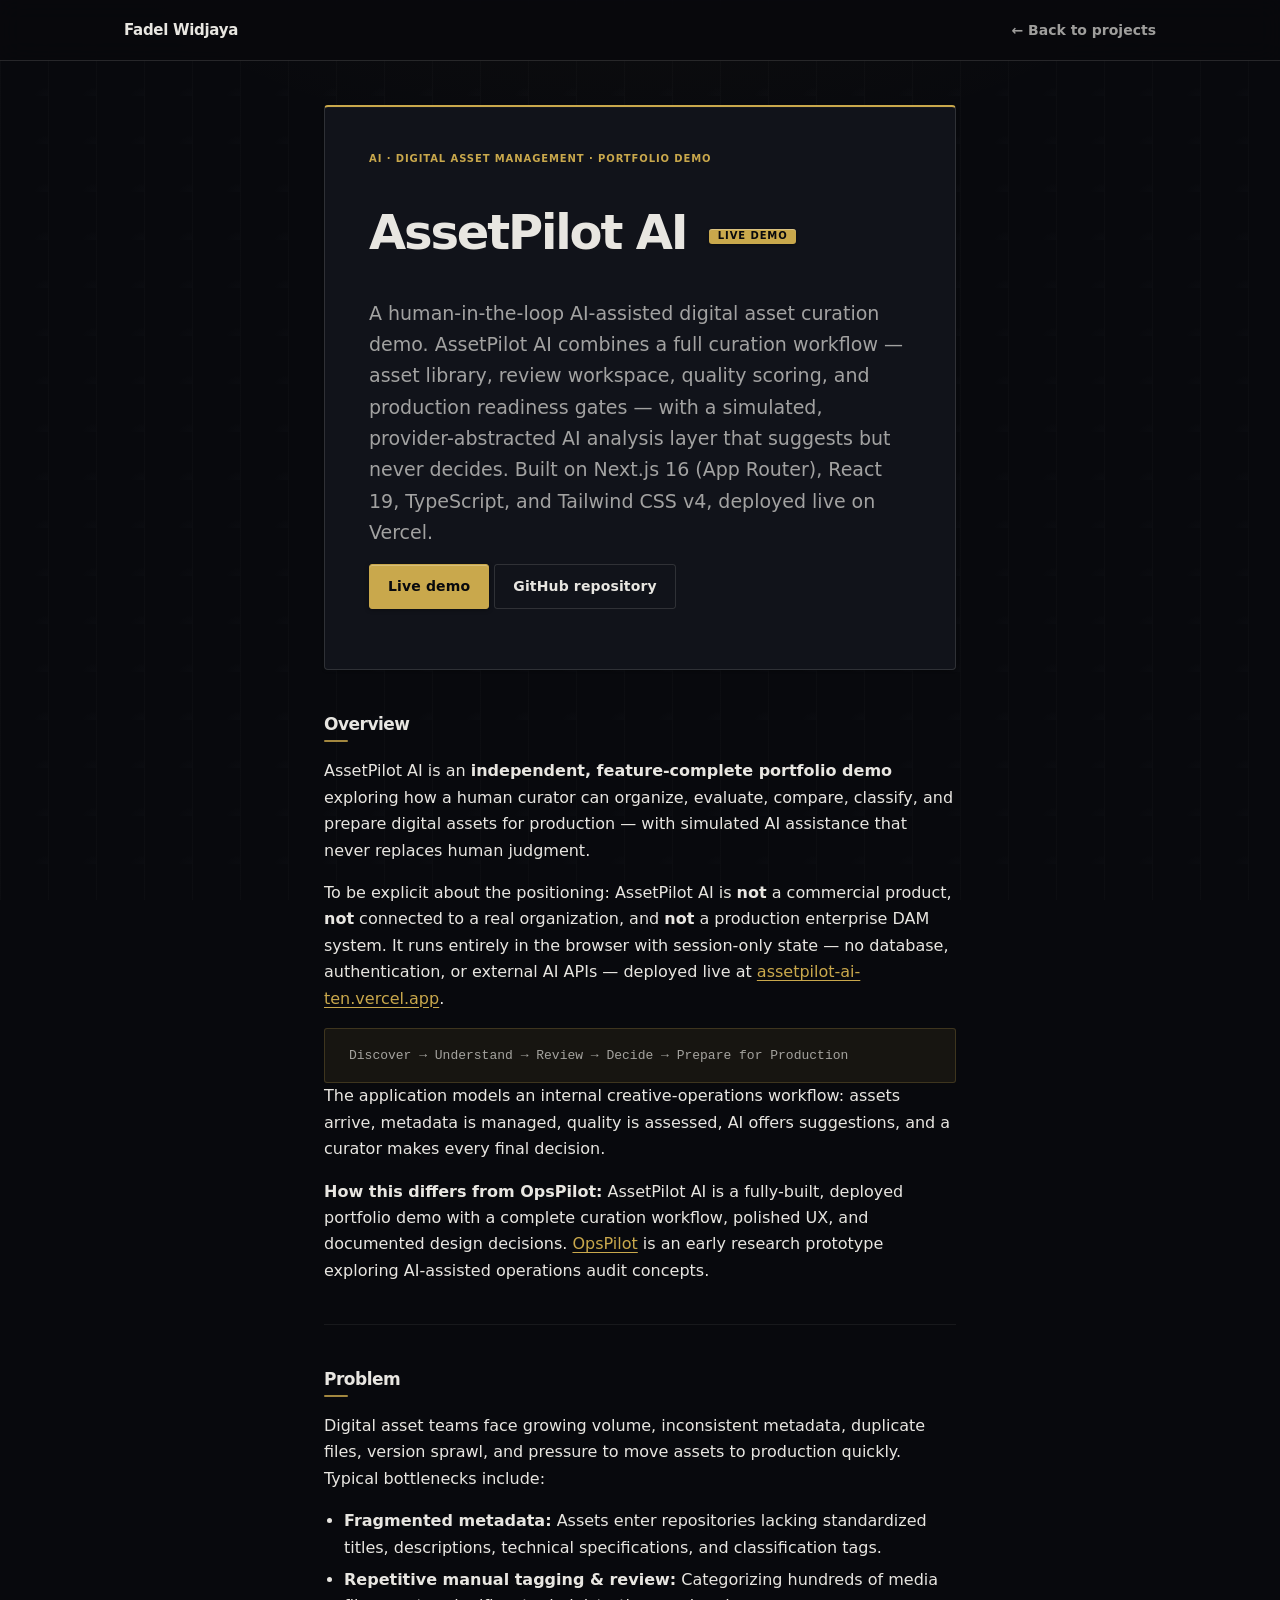
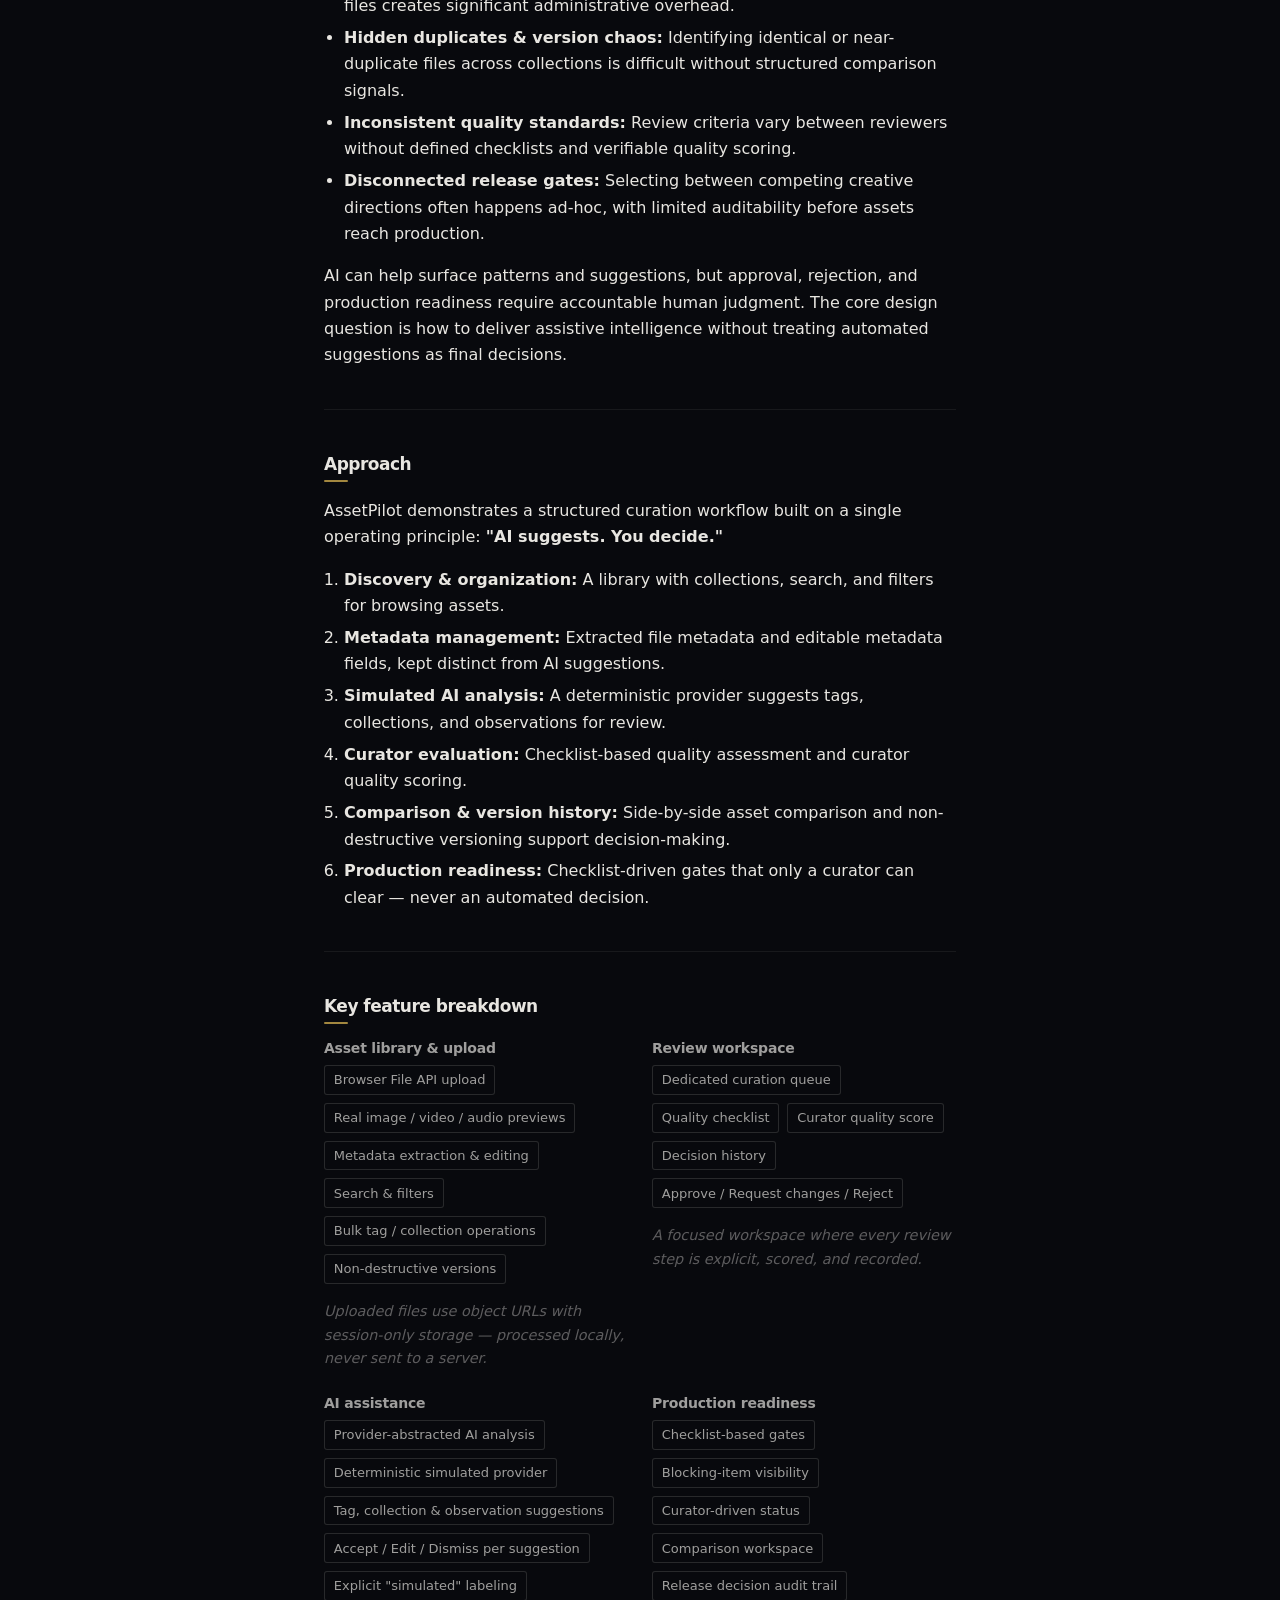
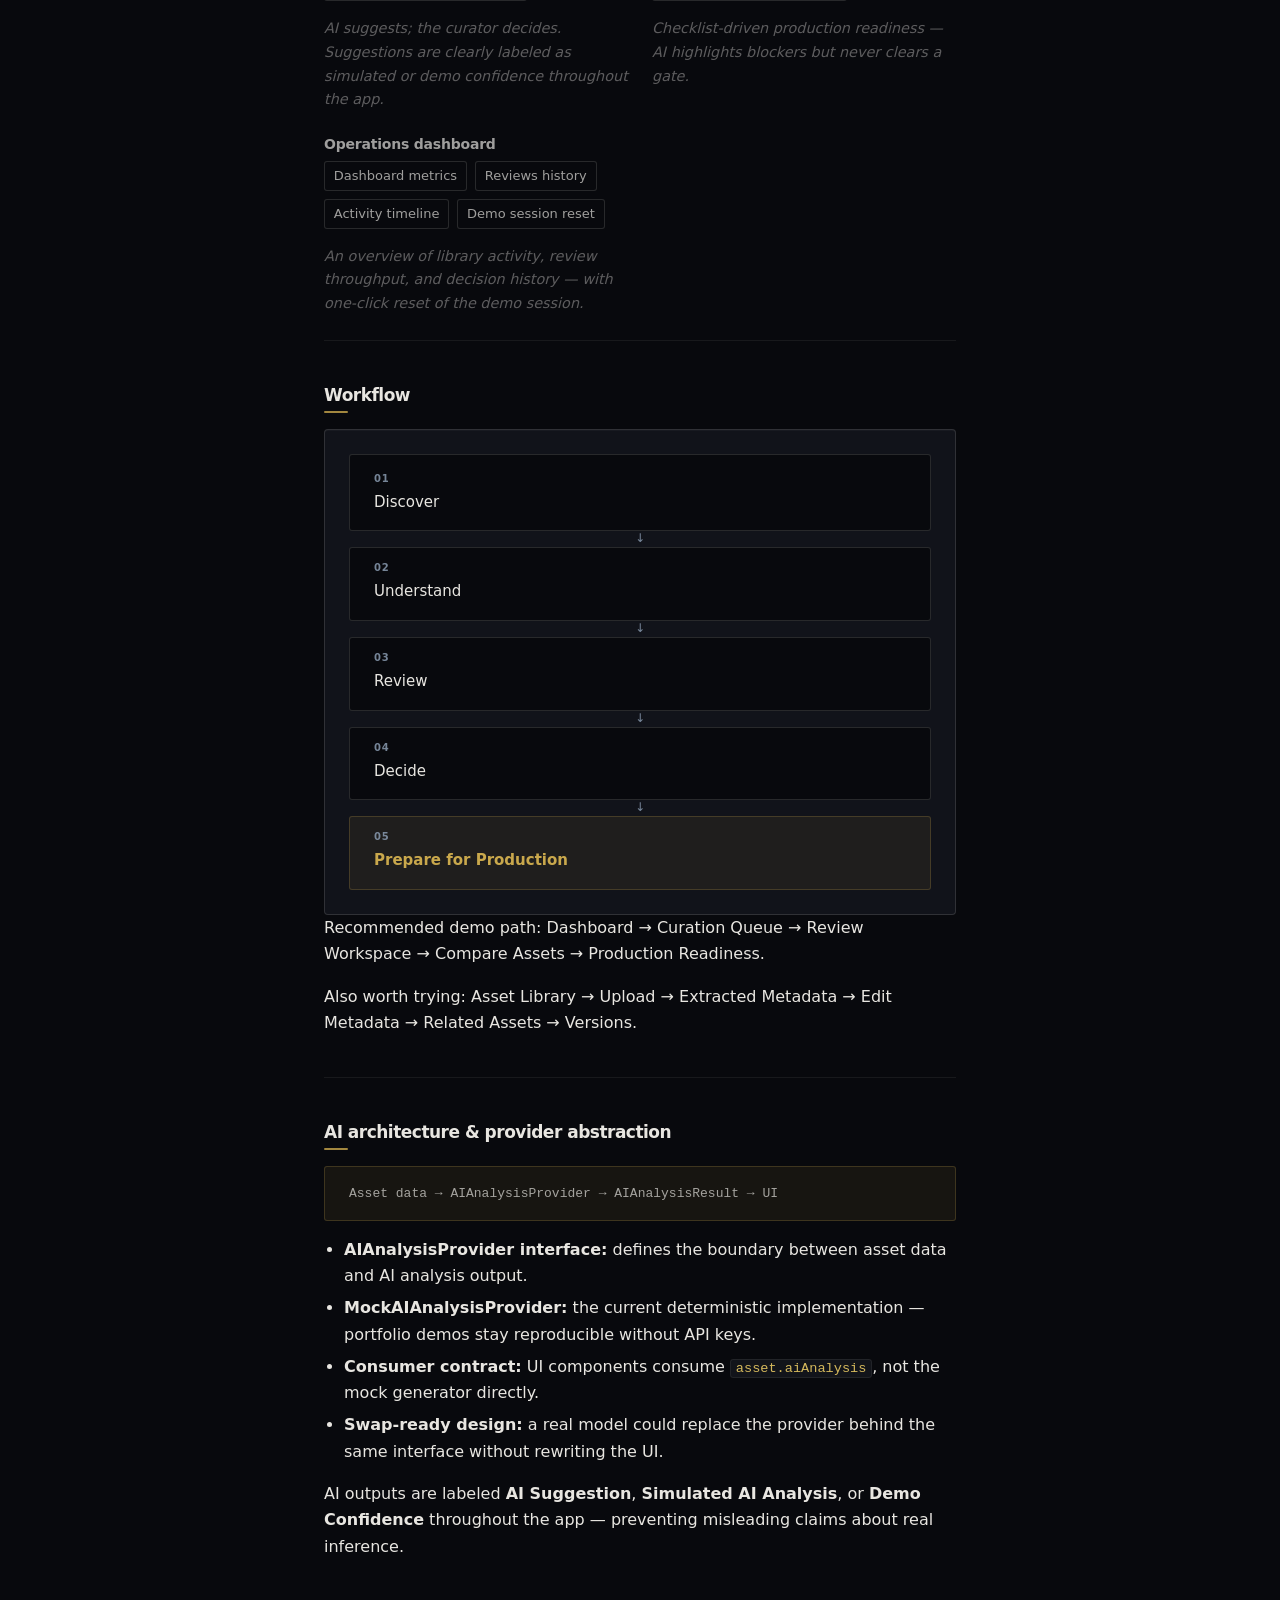
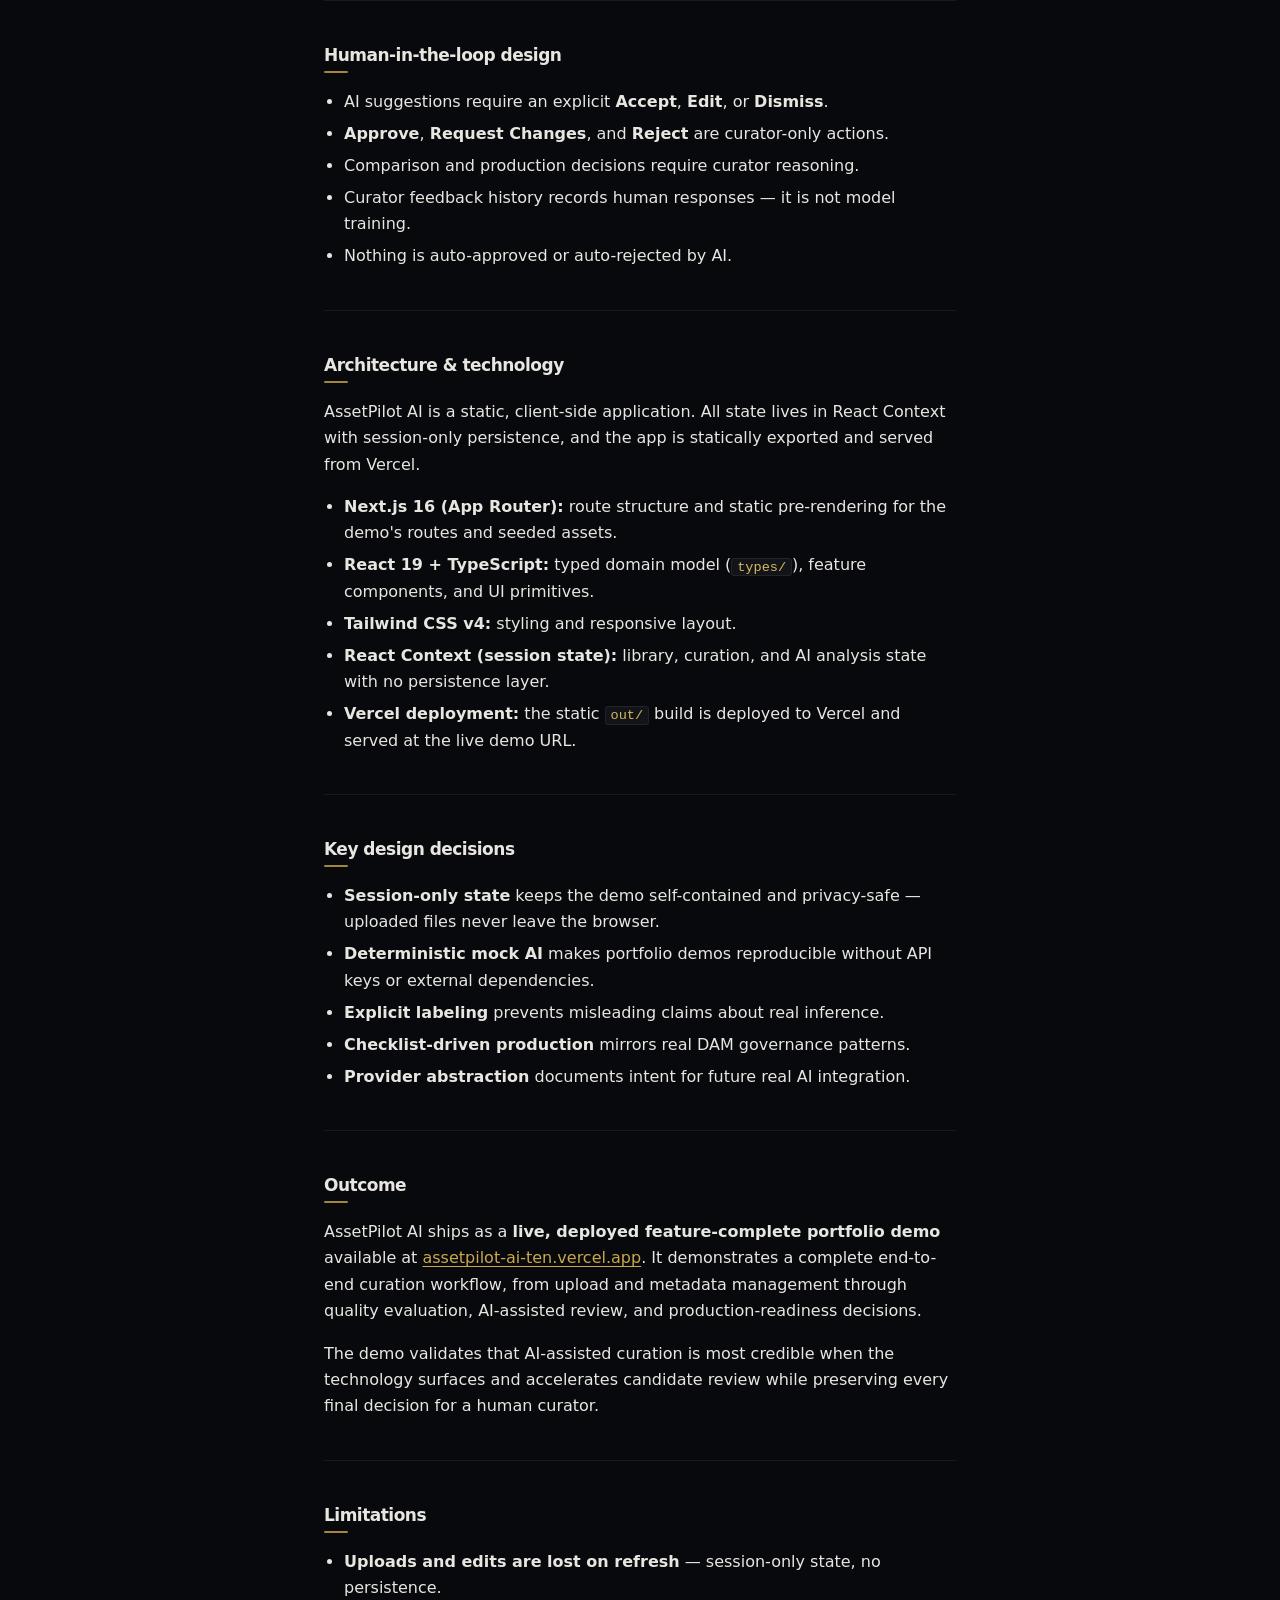
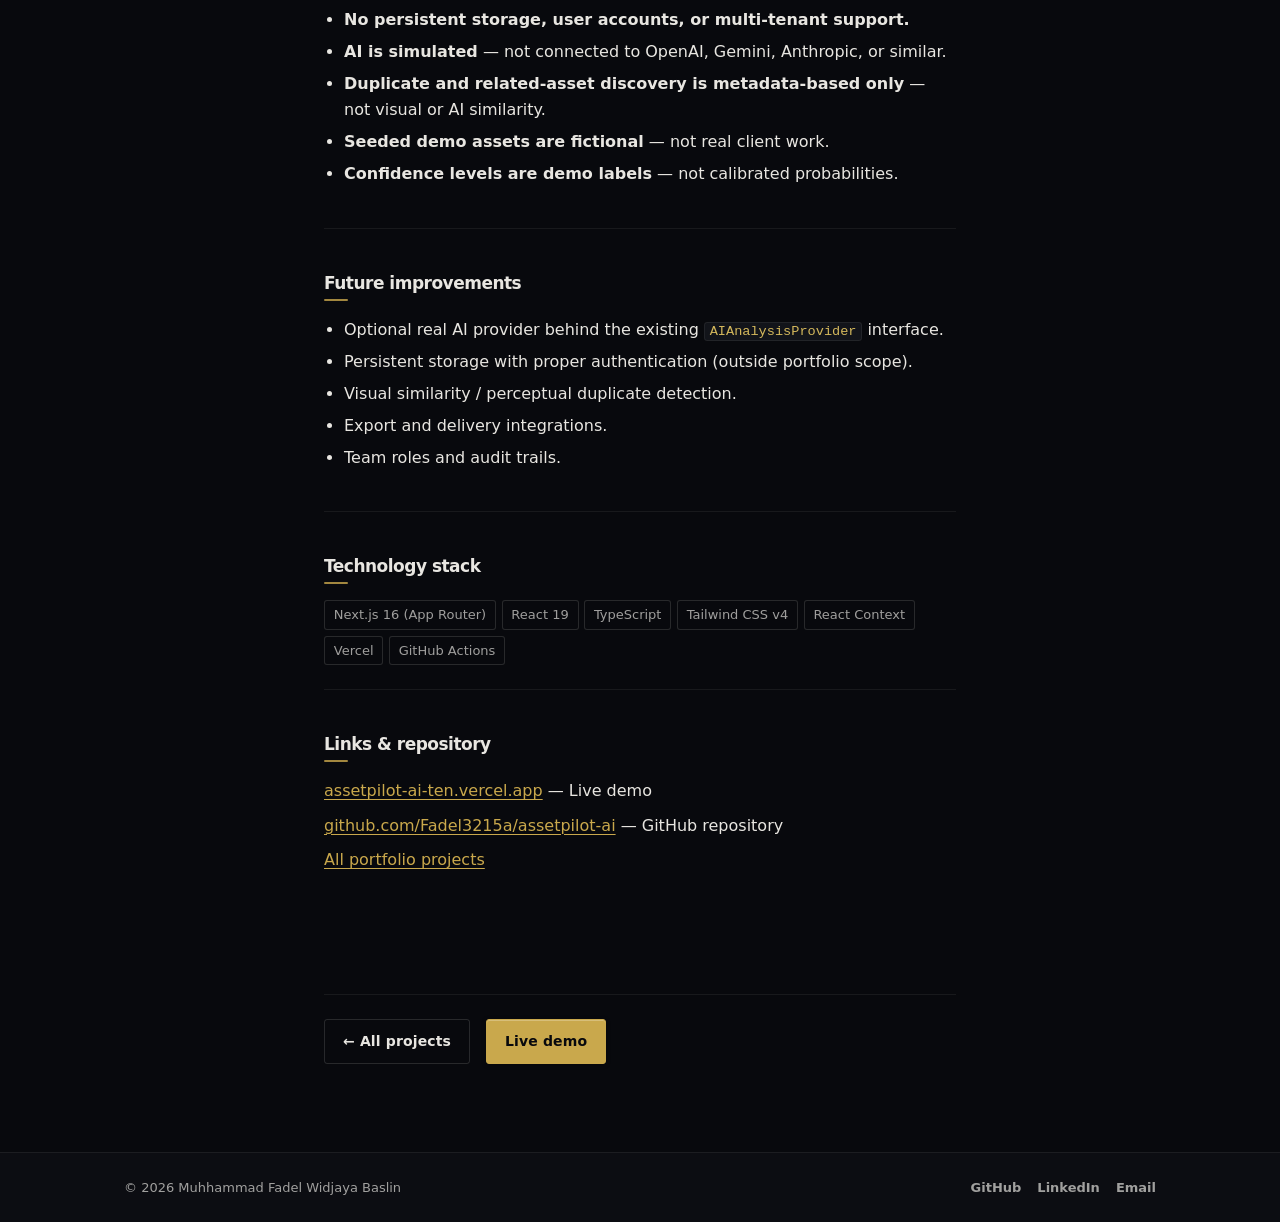
<file: projects/assetpilot-ai/index.html>
<!DOCTYPE html>
<html lang="en">
<head>
  <meta charset="UTF-8">
  <meta name="viewport" content="width=device-width, initial-scale=1.0">
  <meta name="description" content="AssetPilot AI — a human-in-the-loop AI-assisted digital asset curation portfolio demo. Static deployment on Vercel with session-only state and a simulated, provider-abstracted AI analysis layer. Built on Next.js 16 (App Router), React 19, TypeScript, and Tailwind CSS v4.">
  <title>AssetPilot AI — Digital Asset Curation Demo | Fadel Widjaya</title>
  <link rel="stylesheet" href="../../css/style.css">
</head>
<body class="case-study-page">
  <a class="skip-link" href="#main">Skip to main content</a>

  <header class="site-header">
    <div class="container header-inner">
      <a class="logo" href="../../index.html">Fadel Widjaya</a>
      <nav class="site-nav site-nav--case-study" aria-label="Case study">
        <a class="text-link case-study-back" href="../../index.html#projects">← Back to projects</a>
      </nav>
    </div>
  </header>

  <main id="main" class="case-study">
    <article class="container narrow">
      <header class="case-study-header">
        <p class="card-label">AI · Digital Asset Management · Portfolio Demo</p>
        <h1>AssetPilot AI <span class="live-badge">Live Demo</span></h1>
        <p class="lead">
          A human-in-the-loop AI-assisted digital asset curation demo. AssetPilot AI combines a
          full curation workflow — asset library, review workspace, quality scoring, and production
          readiness gates — with a simulated, provider-abstracted AI analysis layer that suggests
          but never decides. Built on Next.js 16 (App Router), React 19, TypeScript, and Tailwind
          CSS v4, deployed live on Vercel.
        </p>
        <p>
          <a class="btn btn-primary" href="https://assetpilot-ai-ten.vercel.app/" target="_blank" rel="noopener noreferrer">Live demo</a>
          <a class="btn btn-secondary" href="https://github.com/Fadel3215a/assetpilot-ai" target="_blank" rel="noopener noreferrer">GitHub repository</a>
        </p>
      </header>

      <!-- Overview -->
      <section aria-labelledby="overview-heading">
        <h2 id="overview-heading">Overview</h2>
        <p>
          AssetPilot AI is an <strong>independent, feature-complete portfolio demo</strong> exploring
          how a human curator can organize, evaluate, compare, classify, and prepare digital assets
          for production — with simulated AI assistance that never replaces human judgment.
        </p>
        <p>
          To be explicit about the positioning: AssetPilot AI is <strong>not</strong> a commercial
          product, <strong>not</strong> connected to a real organization, and <strong>not</strong> a
          production enterprise DAM system. It runs entirely in the browser with session-only state
          — no database, authentication, or external AI APIs — deployed live at
          <a href="https://assetpilot-ai-ten.vercel.app/" target="_blank" rel="noopener noreferrer">assetpilot-ai-ten.vercel.app</a>.
        </p>
        <div class="crdl-flow" aria-label="Asset curation workflow">
          <p class="crdl-flow-steps">
            Discover → Understand → Review → Decide → Prepare for Production
          </p>
        </div>
        <p>
          The application models an internal creative-operations workflow: assets arrive, metadata is
          managed, quality is assessed, AI offers suggestions, and a curator makes every final decision.
        </p>
        <p>
          <strong>How this differs from OpsPilot:</strong> AssetPilot AI is a fully-built, deployed
          portfolio demo with a complete curation workflow, polished UX, and documented design
          decisions. <a href="../opspilot/">OpsPilot</a> is an early research prototype exploring
          AI-assisted operations audit concepts.
        </p>
      </section>

      <!-- Problem -->
      <section aria-labelledby="problem-heading">
        <h2 id="problem-heading">Problem</h2>
        <p>
          Digital asset teams face growing volume, inconsistent metadata, duplicate files, version
          sprawl, and pressure to move assets to production quickly. Typical bottlenecks include:
        </p>
        <ul>
          <li><strong>Fragmented metadata:</strong> Assets enter repositories lacking standardized titles, descriptions, technical specifications, and classification tags.</li>
          <li><strong>Repetitive manual tagging &amp; review:</strong> Categorizing hundreds of media files creates significant administrative overhead.</li>
          <li><strong>Hidden duplicates &amp; version chaos:</strong> Identifying identical or near-duplicate files across collections is difficult without structured comparison signals.</li>
          <li><strong>Inconsistent quality standards:</strong> Review criteria vary between reviewers without defined checklists and verifiable quality scoring.</li>
          <li><strong>Disconnected release gates:</strong> Selecting between competing creative directions often happens ad-hoc, with limited auditability before assets reach production.</li>
        </ul>
        <p>
          AI can help surface patterns and suggestions, but approval, rejection, and production
          readiness require accountable human judgment. The core design question is how to deliver
          assistive intelligence without treating automated suggestions as final decisions.
        </p>
      </section>

      <!-- Approach -->
      <section aria-labelledby="approach-heading">
        <h2 id="approach-heading">Approach</h2>
        <p>
          AssetPilot demonstrates a structured curation workflow built on a single operating
          principle: <strong>"AI suggests. You decide."</strong>
        </p>
        <ol>
          <li><strong>Discovery &amp; organization:</strong> A library with collections, search, and filters for browsing assets.</li>
          <li><strong>Metadata management:</strong> Extracted file metadata and editable metadata fields, kept distinct from AI suggestions.</li>
          <li><strong>Simulated AI analysis:</strong> A deterministic provider suggests tags, collections, and observations for review.</li>
          <li><strong>Curator evaluation:</strong> Checklist-based quality assessment and curator quality scoring.</li>
          <li><strong>Comparison &amp; version history:</strong> Side-by-side asset comparison and non-destructive versioning support decision-making.</li>
          <li><strong>Production readiness:</strong> Checklist-driven gates that only a curator can clear — never an automated decision.</li>
        </ol>
      </section>

      <!-- Product / Solution -->
      <section aria-labelledby="features-heading">
        <h2 id="features-heading">Key feature breakdown</h2>
        <div class="feature-groups">
          <article class="feature-group">
            <h3>Asset library &amp; upload</h3>
            <ul class="tag-list tag-list--wrap">
              <li>Browser File API upload</li>
              <li>Real image / video / audio previews</li>
              <li>Metadata extraction &amp; editing</li>
              <li>Search &amp; filters</li>
              <li>Bulk tag / collection operations</li>
              <li>Non-destructive versions</li>
            </ul>
            <p class="placeholder-note">
              Uploaded files use object URLs with session-only storage — processed locally, never
              sent to a server.
            </p>
          </article>
          <article class="feature-group">
            <h3>Review workspace</h3>
            <ul class="tag-list tag-list--wrap">
              <li>Dedicated curation queue</li>
              <li>Quality checklist</li>
              <li>Curator quality score</li>
              <li>Decision history</li>
              <li>Approve / Request changes / Reject</li>
            </ul>
            <p class="placeholder-note">
              A focused workspace where every review step is explicit, scored, and recorded.
            </p>
          </article>
          <article class="feature-group">
            <h3>AI assistance</h3>
            <ul class="tag-list tag-list--wrap">
              <li>Provider-abstracted AI analysis</li>
              <li>Deterministic simulated provider</li>
              <li>Tag, collection &amp; observation suggestions</li>
              <li>Accept / Edit / Dismiss per suggestion</li>
              <li>Explicit "simulated" labeling</li>
            </ul>
            <p class="placeholder-note">
              AI suggests; the curator decides. Suggestions are clearly labeled as simulated or
              demo confidence throughout the app.
            </p>
          </article>
          <article class="feature-group">
            <h3>Production readiness</h3>
            <ul class="tag-list tag-list--wrap">
              <li>Checklist-based gates</li>
              <li>Blocking-item visibility</li>
              <li>Curator-driven status</li>
              <li>Comparison workspace</li>
              <li>Release decision audit trail</li>
            </ul>
            <p class="placeholder-note">
              Checklist-driven production readiness — AI highlights blockers but never clears a gate.
            </p>
          </article>
          <article class="feature-group">
            <h3>Operations dashboard</h3>
            <ul class="tag-list tag-list--wrap">
              <li>Dashboard metrics</li>
              <li>Reviews history</li>
              <li>Activity timeline</li>
              <li>Demo session reset</li>
            </ul>
            <p class="placeholder-note">
              An overview of library activity, review throughput, and decision history — with one-click
              reset of the demo session.
            </p>
          </article>
        </div>
      </section>

      <!-- Workflow -->
      <section aria-labelledby="workflow-heading">
        <h2 id="workflow-heading">Workflow</h2>
        <div class="workflow-viz" aria-label="AssetPilot AI workflow">
          <ol class="workflow-steps">
            <li class="workflow-step">
              <span class="workflow-step-label">01</span>
              <span class="workflow-step-text">Discover</span>
            </li>
            <li class="workflow-step">
              <span class="workflow-step-label">02</span>
              <span class="workflow-step-text">Understand</span>
            </li>
            <li class="workflow-step">
              <span class="workflow-step-label">03</span>
              <span class="workflow-step-text">Review</span>
            </li>
            <li class="workflow-step">
              <span class="workflow-step-label">04</span>
              <span class="workflow-step-text">Decide</span>
            </li>
            <li class="workflow-step workflow-step--final">
              <span class="workflow-step-label">05</span>
              <span class="workflow-step-text">Prepare for Production</span>
            </li>
          </ol>
        </div>
        <p>
          Recommended demo path: Dashboard → Curation Queue → Review Workspace → Compare Assets →
          Production Readiness.
        </p>
        <p>
          Also worth trying: Asset Library → Upload → Extracted Metadata → Edit Metadata →
          Related Assets → Versions.
        </p>
      </section>

      <!-- AI Architecture -->
      <section aria-labelledby="ai-heading">
        <h2 id="ai-heading">AI architecture &amp; provider abstraction</h2>
        <div class="crdl-flow" aria-label="AI analysis data flow">
          <p class="crdl-flow-steps">
            Asset data → AIAnalysisProvider → AIAnalysisResult → UI
          </p>
        </div>
        <ul>
          <li><strong>AIAnalysisProvider interface:</strong> defines the boundary between asset data and AI analysis output.</li>
          <li><strong>MockAIAnalysisProvider:</strong> the current deterministic implementation — portfolio demos stay reproducible without API keys.</li>
          <li><strong>Consumer contract:</strong> UI components consume <code>asset.aiAnalysis</code>, not the mock generator directly.</li>
          <li><strong>Swap-ready design:</strong> a real model could replace the provider behind the same interface without rewriting the UI.</li>
        </ul>
        <p>
          AI outputs are labeled <strong>AI Suggestion</strong>, <strong>Simulated AI Analysis</strong>,
          or <strong>Demo Confidence</strong> throughout the app — preventing misleading claims about
          real inference.
        </p>
      </section>

      <!-- Human-in-the-Loop -->
      <section aria-labelledby="hitl-heading">
        <h2 id="hitl-heading">Human-in-the-loop design</h2>
        <ul>
          <li>AI suggestions require an explicit <strong>Accept</strong>, <strong>Edit</strong>, or <strong>Dismiss</strong>.</li>
          <li><strong>Approve</strong>, <strong>Request Changes</strong>, and <strong>Reject</strong> are curator-only actions.</li>
          <li>Comparison and production decisions require curator reasoning.</li>
          <li>Curator feedback history records human responses — it is not model training.</li>
          <li>Nothing is auto-approved or auto-rejected by AI.</li>
        </ul>
      </section>

      <!-- Architecture -->
      <section aria-labelledby="architecture-heading">
        <h2 id="architecture-heading">Architecture &amp; technology</h2>
        <p>
          AssetPilot AI is a static, client-side application. All state lives in React Context with
          session-only persistence, and the app is statically exported and served from Vercel.
        </p>
        <ul>
          <li><strong>Next.js 16 (App Router):</strong> route structure and static pre-rendering for the demo's routes and seeded assets.</li>
          <li><strong>React 19 + TypeScript:</strong> typed domain model (<code>types/</code>), feature components, and UI primitives.</li>
          <li><strong>Tailwind CSS v4:</strong> styling and responsive layout.</li>
          <li><strong>React Context (session state):</strong> library, curation, and AI analysis state with no persistence layer.</li>
          <li><strong>Vercel deployment:</strong> the static <code>out/</code> build is deployed to Vercel and served at the live demo URL.</li>
        </ul>
      </section>

      <!-- Design decisions -->
      <section aria-labelledby="decisions-heading">
        <h2 id="decisions-heading">Key design decisions</h2>
        <ul>
          <li><strong>Session-only state</strong> keeps the demo self-contained and privacy-safe — uploaded files never leave the browser.</li>
          <li><strong>Deterministic mock AI</strong> makes portfolio demos reproducible without API keys or external dependencies.</li>
          <li><strong>Explicit labeling</strong> prevents misleading claims about real inference.</li>
          <li><strong>Checklist-driven production</strong> mirrors real DAM governance patterns.</li>
          <li><strong>Provider abstraction</strong> documents intent for future real AI integration.</li>
        </ul>
      </section>

      <!-- Outcome -->
      <section aria-labelledby="outcome-heading">
        <h2 id="outcome-heading">Outcome</h2>
        <p>
          AssetPilot AI ships as a <strong>live, deployed feature-complete portfolio demo</strong>
          available at
          <a href="https://assetpilot-ai-ten.vercel.app/" target="_blank" rel="noopener noreferrer">assetpilot-ai-ten.vercel.app</a>.
          It demonstrates a complete end-to-end curation workflow, from upload and metadata management
          through quality evaluation, AI-assisted review, and production-readiness decisions.
        </p>
        <p>
          The demo validates that AI-assisted curation is most credible when the technology surfaces
          and accelerates candidate review while preserving every final decision for a human curator.
        </p>
      </section>

      <!-- Limitations -->
      <section aria-labelledby="limitations-heading">
        <h2 id="limitations-heading">Limitations</h2>
        <ul>
          <li><strong>Uploads and edits are lost on refresh</strong> — session-only state, no persistence.</li>
          <li><strong>No persistent storage, user accounts, or multi-tenant support.</strong></li>
          <li><strong>AI is simulated</strong> — not connected to OpenAI, Gemini, Anthropic, or similar.</li>
          <li><strong>Duplicate and related-asset discovery is metadata-based only</strong> — not visual or AI similarity.</li>
          <li><strong>Seeded demo assets are fictional</strong> — not real client work.</li>
          <li><strong>Confidence levels are demo labels</strong> — not calibrated probabilities.</li>
        </ul>
      </section>

      <!-- Future improvements -->
      <section aria-labelledby="future-heading">
        <h2 id="future-heading">Future improvements</h2>
        <ul>
          <li>Optional real AI provider behind the existing <code>AIAnalysisProvider</code> interface.</li>
          <li>Persistent storage with proper authentication (outside portfolio scope).</li>
          <li>Visual similarity / perceptual duplicate detection.</li>
          <li>Export and delivery integrations.</li>
          <li>Team roles and audit trails.</li>
        </ul>
      </section>

      <!-- Technology Stack -->
      <section aria-labelledby="tech-heading">
        <h2 id="tech-heading">Technology stack</h2>
        <ul class="tag-list">
          <li>Next.js 16 (App Router)</li>
          <li>React 19</li>
          <li>TypeScript</li>
          <li>Tailwind CSS v4</li>
          <li>React Context</li>
          <li>Vercel</li>
          <li>GitHub Actions</li>
        </ul>
      </section>

      <!-- Links & Navigation -->
      <section aria-labelledby="links-heading">
        <h2 id="links-heading">Links &amp; repository</h2>
        <ul class="case-study-links">
          <li><a href="https://assetpilot-ai-ten.vercel.app/" target="_blank" rel="noopener noreferrer">assetpilot-ai-ten.vercel.app</a> — Live demo</li>
          <li><a href="https://github.com/Fadel3215a/assetpilot-ai" target="_blank" rel="noopener noreferrer">github.com/Fadel3215a/assetpilot-ai</a> — GitHub repository</li>
          <li><a href="../../index.html#projects">All portfolio projects</a></li>
        </ul>
      </section>

      <footer class="case-study-footer">
        <a class="btn btn-secondary" href="../../index.html#projects">← All projects</a>
        <a class="btn btn-primary" href="https://assetpilot-ai-ten.vercel.app/" target="_blank" rel="noopener noreferrer">Live demo</a>
      </footer>
    </article>
  </main>

  <footer class="site-footer">
    <div class="container footer-inner">
      <p>&copy; <span id="year"></span> Muhhammad Fadel Widjaya Baslin</p>
      <nav class="footer-links" aria-label="Social links">
        <a class="footer-link" href="https://github.com/Fadel3215a" target="_blank" rel="noopener noreferrer">GitHub</a>
        <a class="footer-link" href="https://linkedin.com/in/muhhammad-fadel-widjaya-baslin" target="_blank" rel="noopener noreferrer">LinkedIn</a>
        <a class="footer-link" href="mailto:mfadelwb@gmail.com">Email</a>
      </nav>
    </div>
  </footer>

  <script src="../../js/script.js"></script>
</body>
</html>
</file>
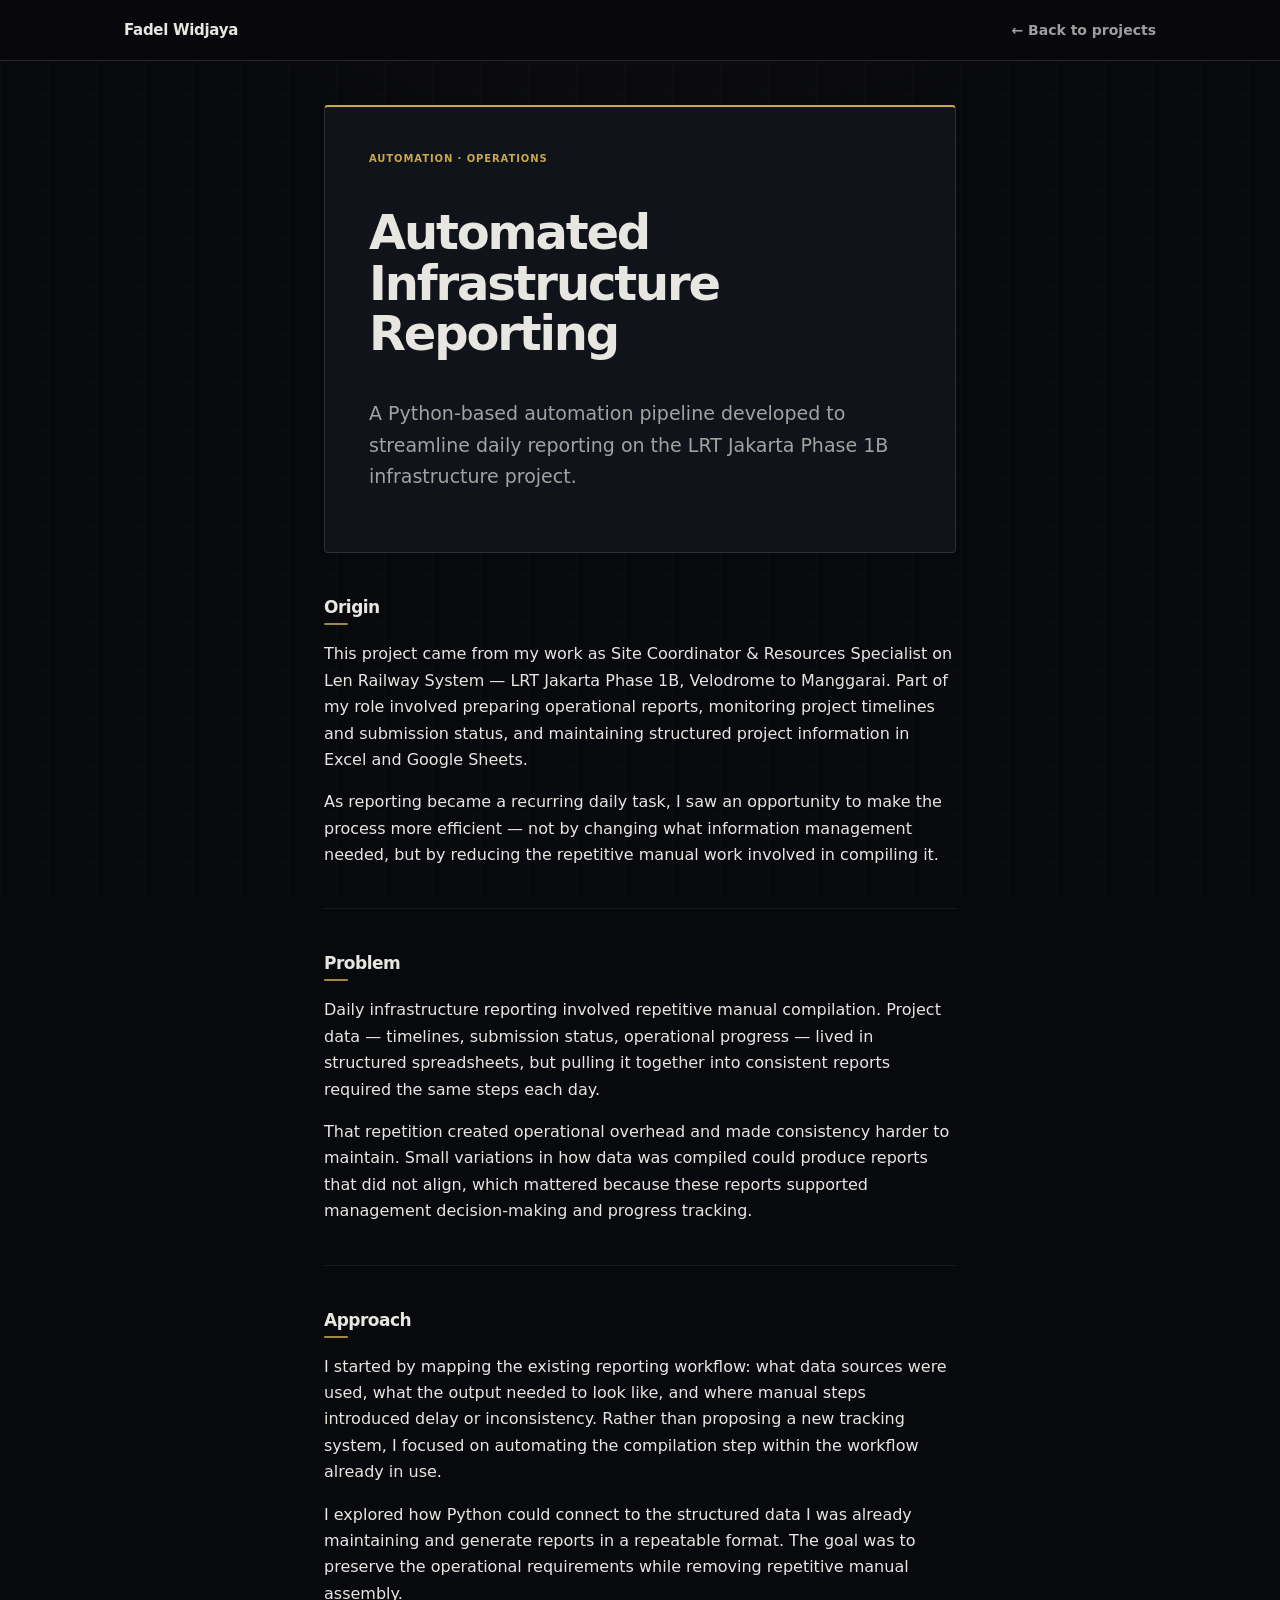
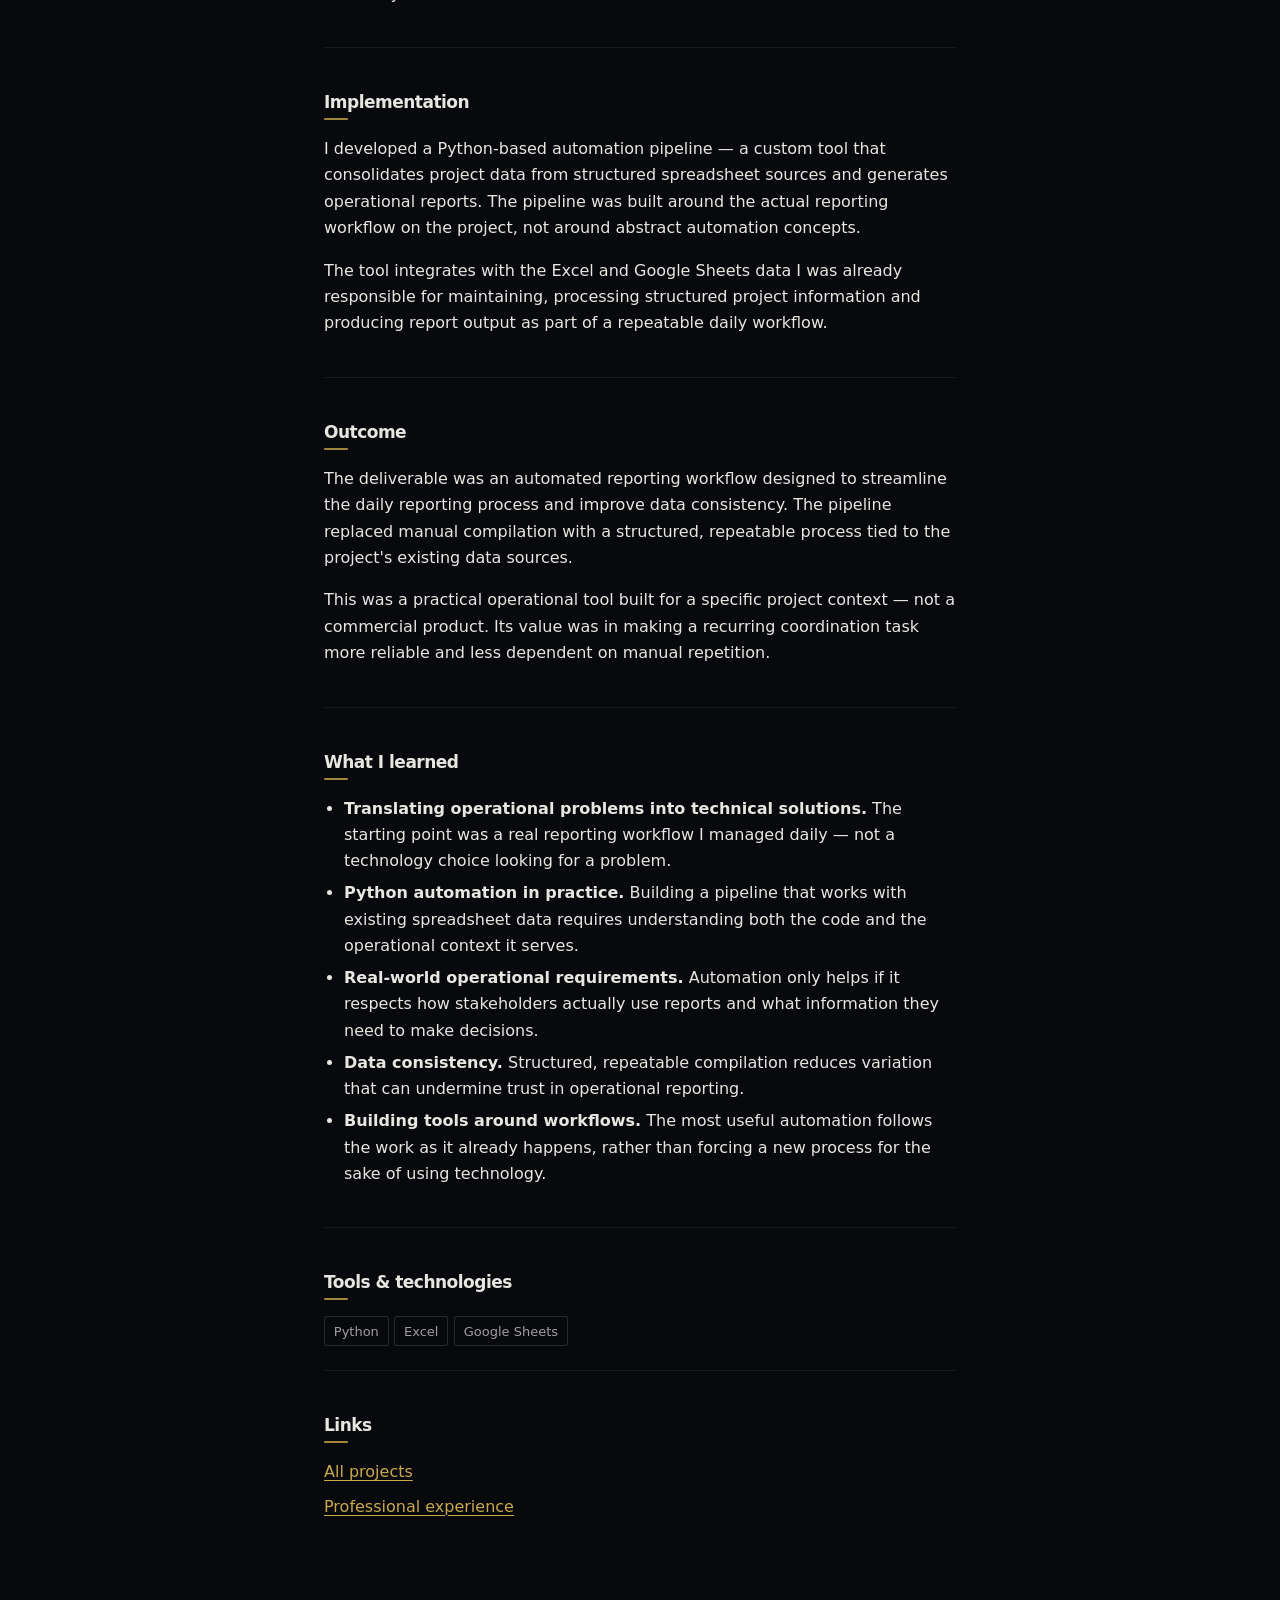
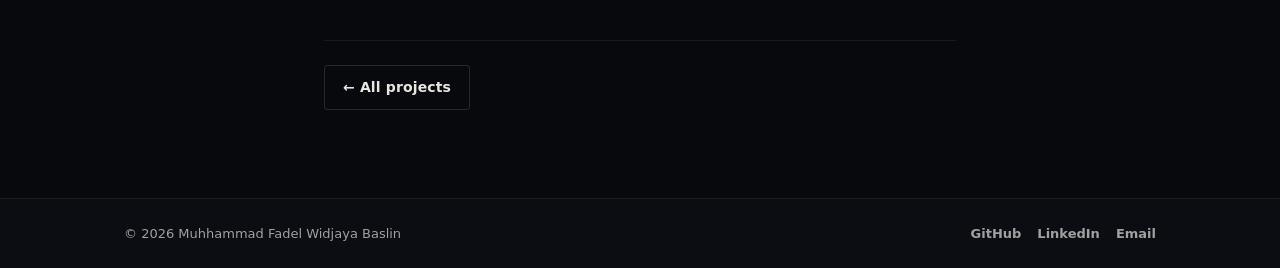
<file: projects/automated-infrastructure-reporting/index.html>
<!DOCTYPE html>
<html lang="en">
<head>
  <meta charset="UTF-8">
  <meta name="viewport" content="width=device-width, initial-scale=1.0">
  <meta name="description" content="Case study: Automated Infrastructure Reporting — Python automation pipeline for LRT Jakarta Phase 1B daily reporting.">
  <title>Automated Infrastructure Reporting — Fadel Widjaya</title>
  <link rel="stylesheet" href="../../css/style.css">
</head>
<body class="case-study-page">
  <a class="skip-link" href="#main">Skip to main content</a>

  <header class="site-header">
    <div class="container header-inner">
      <a class="logo" href="../../index.html">Fadel Widjaya</a>
      <nav class="site-nav site-nav--case-study" aria-label="Case study">
        <a class="text-link case-study-back" href="../../index.html#projects">← Back to projects</a>
      </nav>
    </div>
  </header>

  <main id="main" class="case-study">
    <article class="container narrow">
      <header class="case-study-header">
        <p class="card-label">Automation · Operations</p>
        <h1>Automated Infrastructure Reporting</h1>
        <p class="lead">
          A Python-based automation pipeline developed to streamline daily reporting on the
          LRT Jakarta Phase 1B infrastructure project.
        </p>
      </header>

      <section aria-labelledby="origin-heading">
        <h2 id="origin-heading">Origin</h2>
        <p>
          This project came from my work as Site Coordinator &amp; Resources Specialist on
          Len Railway System — LRT Jakarta Phase 1B, Velodrome to Manggarai. Part of my role
          involved preparing operational reports, monitoring project timelines and submission
          status, and maintaining structured project information in Excel and Google Sheets.
        </p>
        <p>
          As reporting became a recurring daily task, I saw an opportunity to make the process
          more efficient — not by changing what information management needed, but by reducing
          the repetitive manual work involved in compiling it.
        </p>
      </section>

      <section aria-labelledby="problem-heading">
        <h2 id="problem-heading">Problem</h2>
        <p>
          Daily infrastructure reporting involved repetitive manual compilation. Project data —
          timelines, submission status, operational progress — lived in structured spreadsheets,
          but pulling it together into consistent reports required the same steps each day.
        </p>
        <p>
          That repetition created operational overhead and made consistency harder to maintain.
          Small variations in how data was compiled could produce reports that did not align,
          which mattered because these reports supported management decision-making and progress
          tracking.
        </p>
      </section>

      <section aria-labelledby="approach-heading">
        <h2 id="approach-heading">Approach</h2>
        <p>
          I started by mapping the existing reporting workflow: what data sources were used,
          what the output needed to look like, and where manual steps introduced delay or
          inconsistency. Rather than proposing a new tracking system, I focused on automating
          the compilation step within the workflow already in use.
        </p>
        <p>
          I explored how Python could connect to the structured data I was already maintaining
          and generate reports in a repeatable format. The goal was to preserve the operational
          requirements while removing repetitive manual assembly.
        </p>
      </section>

      <section aria-labelledby="implementation-heading">
        <h2 id="implementation-heading">Implementation</h2>
        <p>
          I developed a Python-based automation pipeline — a custom tool that consolidates
          project data from structured spreadsheet sources and generates operational reports.
          The pipeline was built around the actual reporting workflow on the project, not around
          abstract automation concepts.
        </p>
        <p>
          The tool integrates with the Excel and Google Sheets data I was already responsible
          for maintaining, processing structured project information and producing report output
          as part of a repeatable daily workflow.
        </p>
      </section>

      <section aria-labelledby="outcome-heading">
        <h2 id="outcome-heading">Outcome</h2>
        <p>
          The deliverable was an automated reporting workflow designed to streamline the daily
          reporting process and improve data consistency. The pipeline replaced manual compilation
          with a structured, repeatable process tied to the project's existing data sources.
        </p>
        <p>
          This was a practical operational tool built for a specific project context — not a
          commercial product. Its value was in making a recurring coordination task more reliable
          and less dependent on manual repetition.
        </p>
      </section>

      <section aria-labelledby="learned-heading">
        <h2 id="learned-heading">What I learned</h2>
        <ul>
          <li><strong>Translating operational problems into technical solutions.</strong> The starting point was a real reporting workflow I managed daily — not a technology choice looking for a problem.</li>
          <li><strong>Python automation in practice.</strong> Building a pipeline that works with existing spreadsheet data requires understanding both the code and the operational context it serves.</li>
          <li><strong>Real-world operational requirements.</strong> Automation only helps if it respects how stakeholders actually use reports and what information they need to make decisions.</li>
          <li><strong>Data consistency.</strong> Structured, repeatable compilation reduces variation that can undermine trust in operational reporting.</li>
          <li><strong>Building tools around workflows.</strong> The most useful automation follows the work as it already happens, rather than forcing a new process for the sake of using technology.</li>
        </ul>
      </section>

      <section aria-labelledby="tools-heading">
        <h2 id="tools-heading">Tools &amp; technologies</h2>
        <ul class="tag-list">
          <li>Python</li>
          <li>Excel</li>
          <li>Google Sheets</li>
        </ul>
      </section>

      <section aria-labelledby="links-heading">
        <h2 id="links-heading">Links</h2>
        <ul class="case-study-links">
          <li><a href="../../index.html#projects">All projects</a></li>
          <li><a href="../../index.html#experience">Professional experience</a></li>
        </ul>
      </section>

      <footer class="case-study-footer">
        <a class="btn btn-secondary" href="../../index.html#projects">← All projects</a>
      </footer>
    </article>
  </main>

  <footer class="site-footer">
    <div class="container footer-inner">
      <p>&copy; <span id="year"></span> Muhhammad Fadel Widjaya Baslin</p>
      <nav class="footer-links" aria-label="Social links">
        <a class="footer-link" href="https://github.com/Fadel3215a" target="_blank" rel="noopener noreferrer">GitHub</a>
        <a class="footer-link" href="https://linkedin.com/in/muhhammad-fadel-widjaya-baslin" target="_blank" rel="noopener noreferrer">LinkedIn</a>
        <a class="footer-link" href="mailto:mfadelwb@gmail.com">Email</a>
      </nav>
    </div>
  </footer>

  <script src="../../js/script.js"></script>
</body>
</html>
</file>
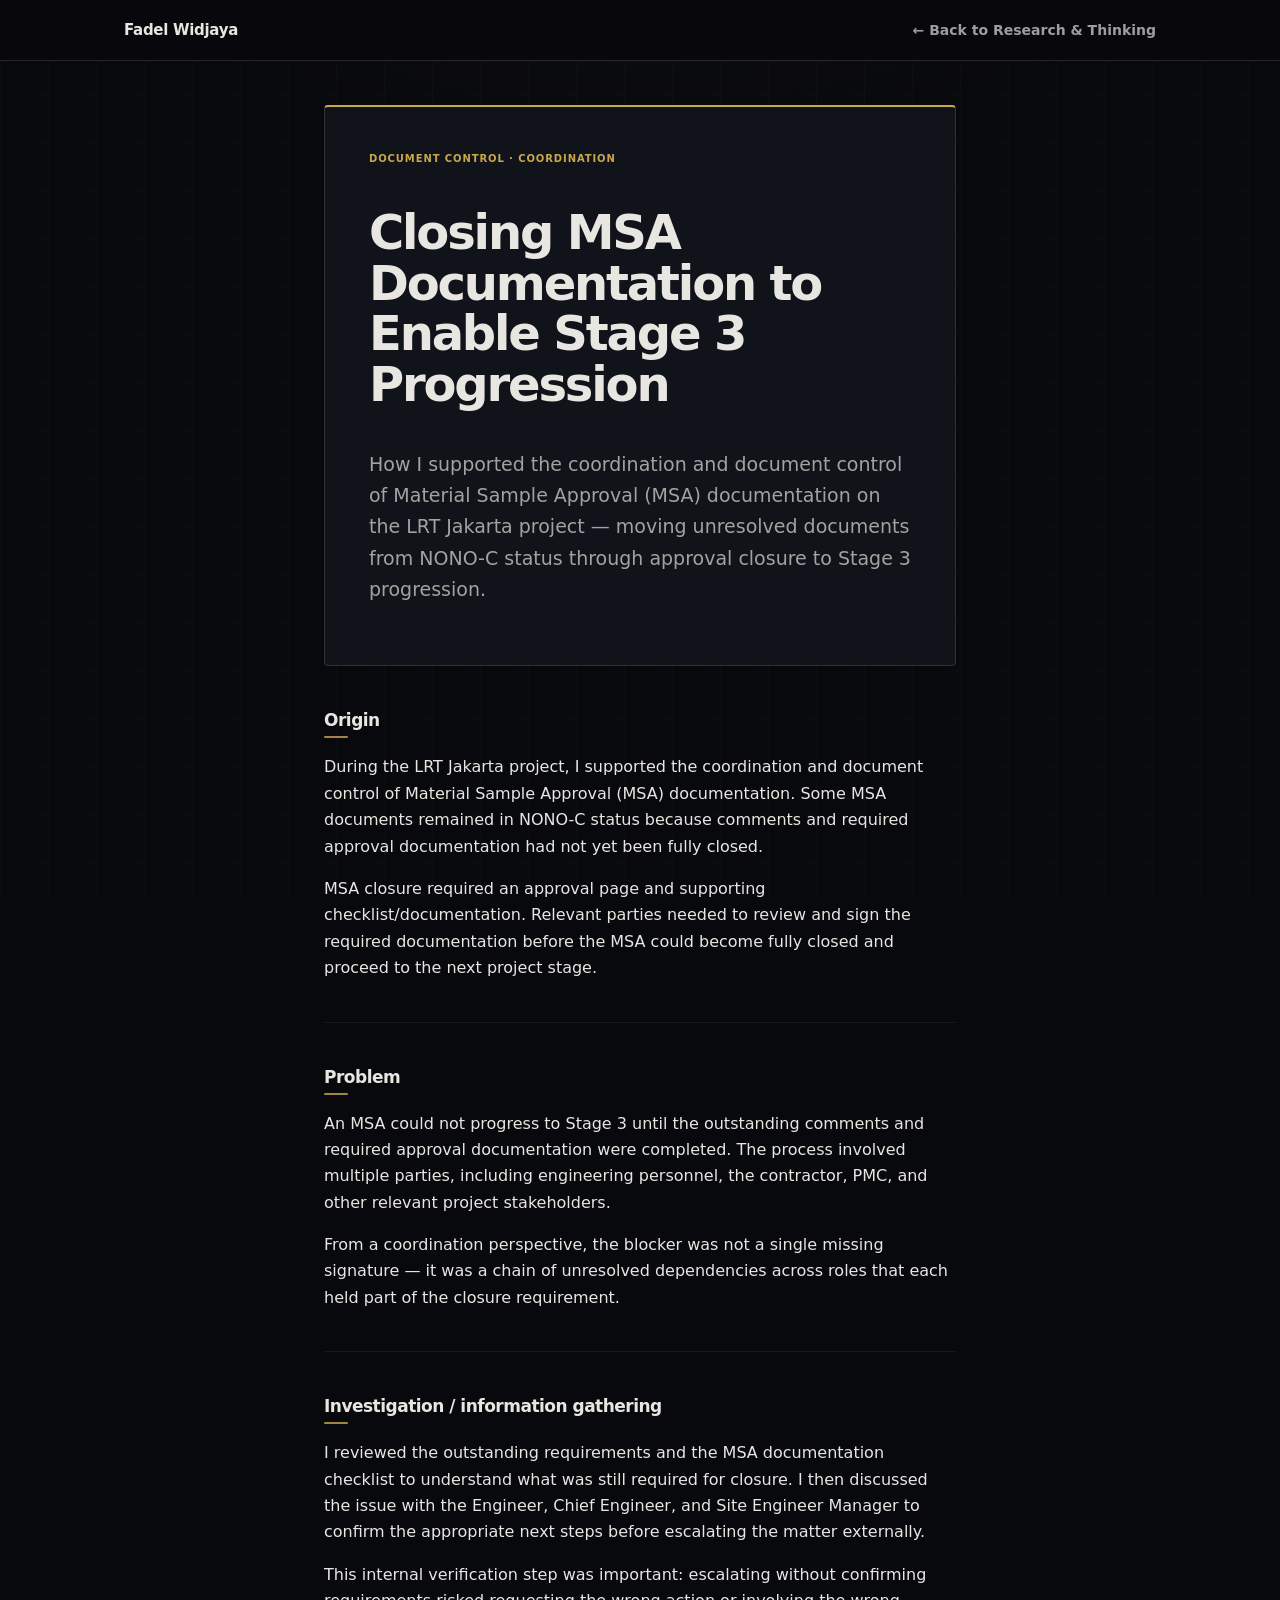
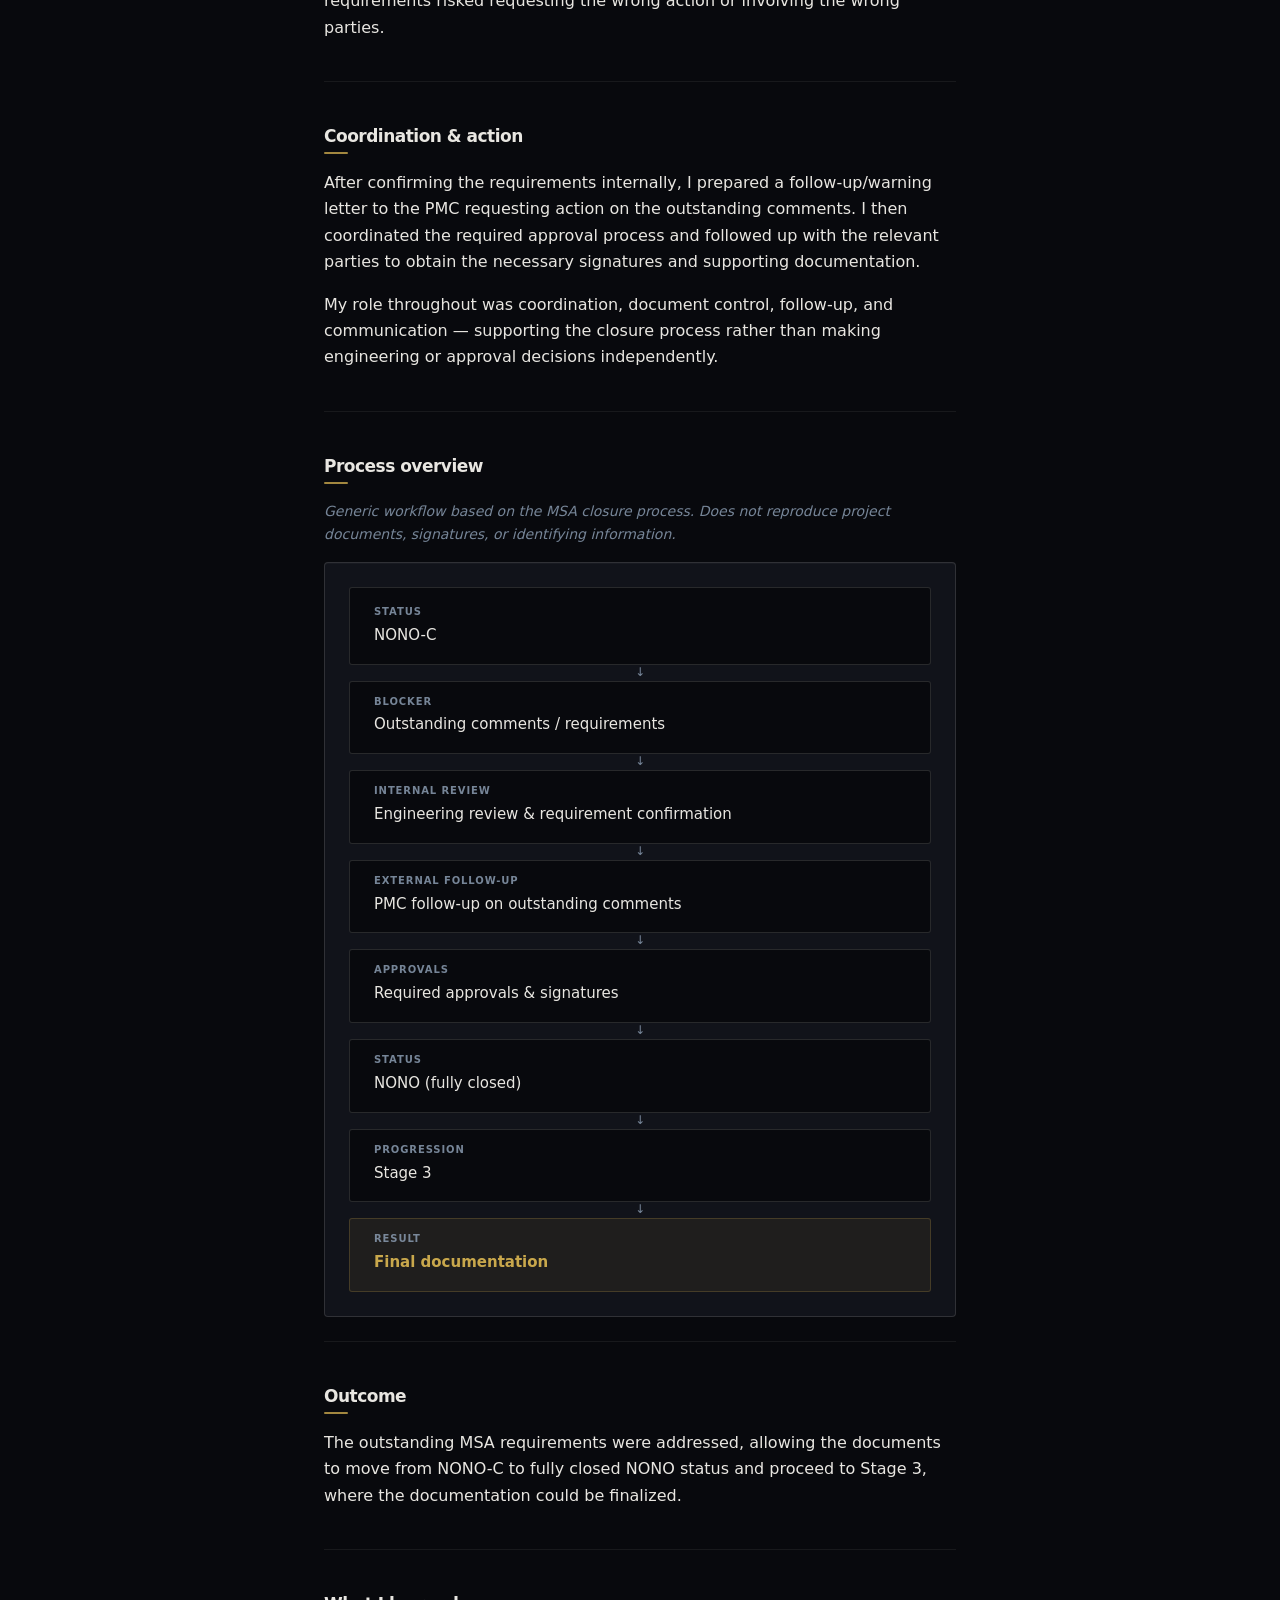
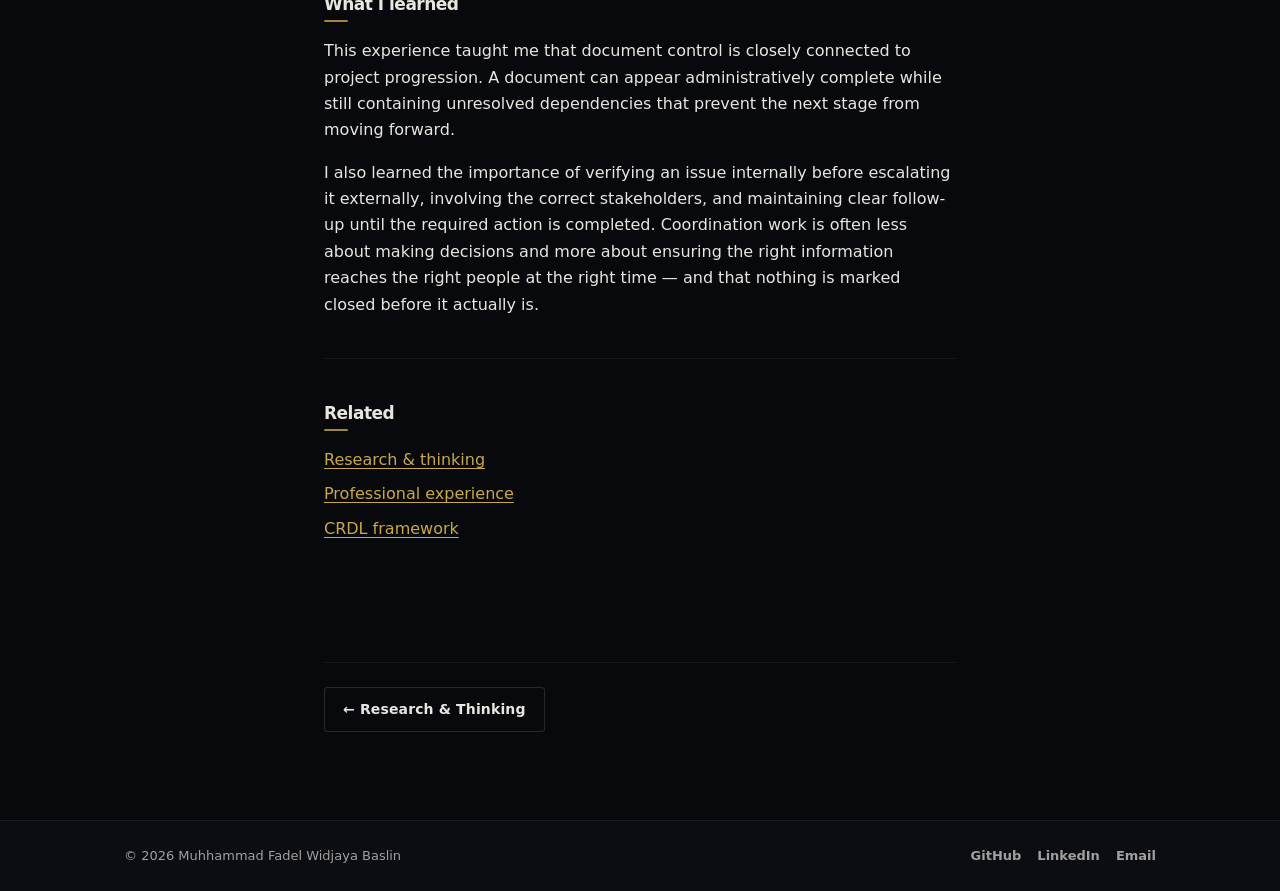
<file: projects/closing-msa-documentation/index.html>
<!DOCTYPE html>
<html lang="en">
<head>
  <meta charset="UTF-8">
  <meta name="viewport" content="width=device-width, initial-scale=1.0">
  <meta name="description" content="Case study: Closing MSA documentation to enable Stage 3 progression on the LRT Jakarta project — document control and stakeholder coordination.">
  <title>Closing MSA Documentation — Fadel Widjaya</title>
  <link rel="stylesheet" href="../../css/style.css">
</head>
<body class="case-study-page">
  <a class="skip-link" href="#main">Skip to main content</a>

  <header class="site-header">
    <div class="container header-inner">
      <a class="logo" href="../../index.html">Fadel Widjaya</a>
      <nav class="site-nav site-nav--case-study" aria-label="Case study">
        <a class="text-link case-study-back" href="../../index.html#research">← Back to Research &amp; Thinking</a>
      </nav>
    </div>
  </header>

  <main id="main" class="case-study">
    <article class="container narrow">
      <header class="case-study-header">
        <p class="card-label">Document Control · Coordination</p>
        <h1>Closing MSA Documentation to Enable Stage 3 Progression</h1>
        <p class="lead">
          How I supported the coordination and document control of Material Sample Approval (MSA)
          documentation on the LRT Jakarta project — moving unresolved documents from NONO-C status
          through approval closure to Stage 3 progression.
        </p>
      </header>

      <section aria-labelledby="origin-heading">
        <h2 id="origin-heading">Origin</h2>
        <p>
          During the LRT Jakarta project, I supported the coordination and document control of
          Material Sample Approval (MSA) documentation. Some MSA documents remained in NONO-C status
          because comments and required approval documentation had not yet been fully closed.
        </p>
        <p>
          MSA closure required an approval page and supporting checklist/documentation. Relevant
          parties needed to review and sign the required documentation before the MSA could become
          fully closed and proceed to the next project stage.
        </p>
      </section>

      <section aria-labelledby="problem-heading">
        <h2 id="problem-heading">Problem</h2>
        <p>
          An MSA could not progress to Stage 3 until the outstanding comments and required approval
          documentation were completed. The process involved multiple parties, including engineering
          personnel, the contractor, PMC, and other relevant project stakeholders.
        </p>
        <p>
          From a coordination perspective, the blocker was not a single missing signature — it was
          a chain of unresolved dependencies across roles that each held part of the closure requirement.
        </p>
      </section>

      <section aria-labelledby="investigation-heading">
        <h2 id="investigation-heading">Investigation / information gathering</h2>
        <p>
          I reviewed the outstanding requirements and the MSA documentation checklist to understand
          what was still required for closure. I then discussed the issue with the Engineer, Chief
          Engineer, and Site Engineer Manager to confirm the appropriate next steps before escalating
          the matter externally.
        </p>
        <p>
          This internal verification step was important: escalating without confirming requirements
          risked requesting the wrong action or involving the wrong parties.
        </p>
      </section>

      <section aria-labelledby="coordination-heading">
        <h2 id="coordination-heading">Coordination &amp; action</h2>
        <p>
          After confirming the requirements internally, I prepared a follow-up/warning letter to the
          PMC requesting action on the outstanding comments. I then coordinated the required approval
          process and followed up with the relevant parties to obtain the necessary signatures and
          supporting documentation.
        </p>
        <p>
          My role throughout was coordination, document control, follow-up, and communication —
          supporting the closure process rather than making engineering or approval decisions
          independently.
        </p>
      </section>

      <section aria-labelledby="workflow-heading">
        <h2 id="workflow-heading">Process overview</h2>
        <p class="workflow-note">
          Generic workflow based on the MSA closure process. Does not reproduce project documents,
          signatures, or identifying information.
        </p>
        <div class="workflow-viz" aria-label="MSA closure workflow overview">
          <ol class="workflow-steps">
            <li class="workflow-step">
              <span class="workflow-step-label">Status</span>
              <span class="workflow-step-text">NONO-C</span>
            </li>
            <li class="workflow-step">
              <span class="workflow-step-label">Blocker</span>
              <span class="workflow-step-text">Outstanding comments / requirements</span>
            </li>
            <li class="workflow-step">
              <span class="workflow-step-label">Internal review</span>
              <span class="workflow-step-text">Engineering review &amp; requirement confirmation</span>
            </li>
            <li class="workflow-step">
              <span class="workflow-step-label">External follow-up</span>
              <span class="workflow-step-text">PMC follow-up on outstanding comments</span>
            </li>
            <li class="workflow-step">
              <span class="workflow-step-label">Approvals</span>
              <span class="workflow-step-text">Required approvals &amp; signatures</span>
            </li>
            <li class="workflow-step">
              <span class="workflow-step-label">Status</span>
              <span class="workflow-step-text">NONO (fully closed)</span>
            </li>
            <li class="workflow-step">
              <span class="workflow-step-label">Progression</span>
              <span class="workflow-step-text">Stage 3</span>
            </li>
            <li class="workflow-step workflow-step--final">
              <span class="workflow-step-label">Result</span>
              <span class="workflow-step-text">Final documentation</span>
            </li>
          </ol>
        </div>
      </section>

      <section aria-labelledby="outcome-heading">
        <h2 id="outcome-heading">Outcome</h2>
        <p>
          The outstanding MSA requirements were addressed, allowing the documents to move from
          NONO-C to fully closed NONO status and proceed to Stage 3, where the documentation
          could be finalized.
        </p>
      </section>

      <section aria-labelledby="learned-heading">
        <h2 id="learned-heading">What I learned</h2>
        <p>
          This experience taught me that document control is closely connected to project progression.
          A document can appear administratively complete while still containing unresolved dependencies
          that prevent the next stage from moving forward.
        </p>
        <p>
          I also learned the importance of verifying an issue internally before escalating it
          externally, involving the correct stakeholders, and maintaining clear follow-up until the
          required action is completed. Coordination work is often less about making decisions and
          more about ensuring the right information reaches the right people at the right time —
          and that nothing is marked closed before it actually is.
        </p>
      </section>

      <section aria-labelledby="links-heading">
        <h2 id="links-heading">Related</h2>
        <ul class="case-study-links">
          <li><a href="../../index.html#research">Research &amp; thinking</a></li>
          <li><a href="../../index.html#experience">Professional experience</a></li>
          <li><a href="../crdl/">CRDL framework</a></li>
        </ul>
      </section>

      <footer class="case-study-footer">
        <a class="btn btn-secondary" href="../../index.html#research">← Research &amp; Thinking</a>
      </footer>
    </article>
  </main>

  <footer class="site-footer">
    <div class="container footer-inner">
      <p>&copy; <span id="year"></span> Muhhammad Fadel Widjaya Baslin</p>
      <nav class="footer-links" aria-label="Social links">
        <a class="footer-link" href="https://github.com/Fadel3215a" target="_blank" rel="noopener noreferrer">GitHub</a>
        <a class="footer-link" href="https://linkedin.com/in/muhhammad-fadel-widjaya-baslin" target="_blank" rel="noopener noreferrer">LinkedIn</a>
        <a class="footer-link" href="mailto:mfadelwb@gmail.com">Email</a>
      </nav>
    </div>
  </footer>

  <script src="../../js/script.js"></script>
</body>
</html>
</file>
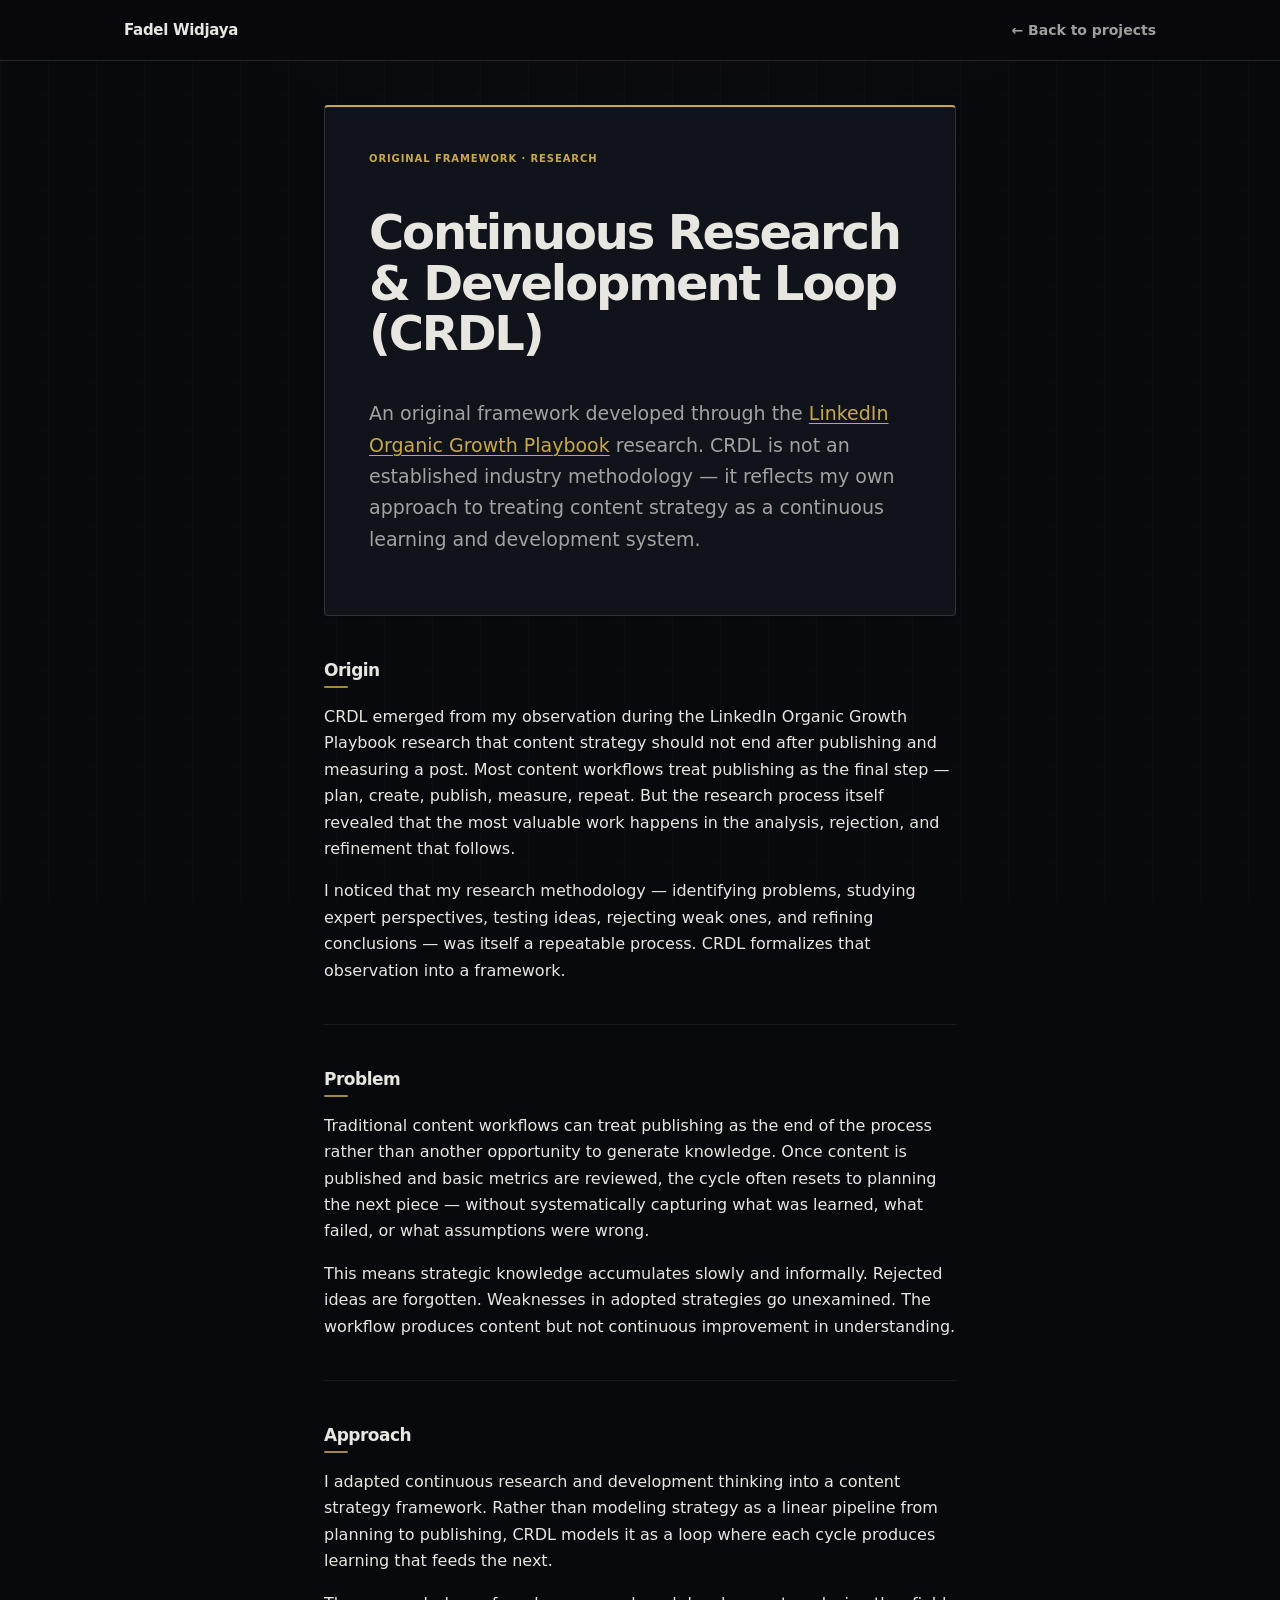
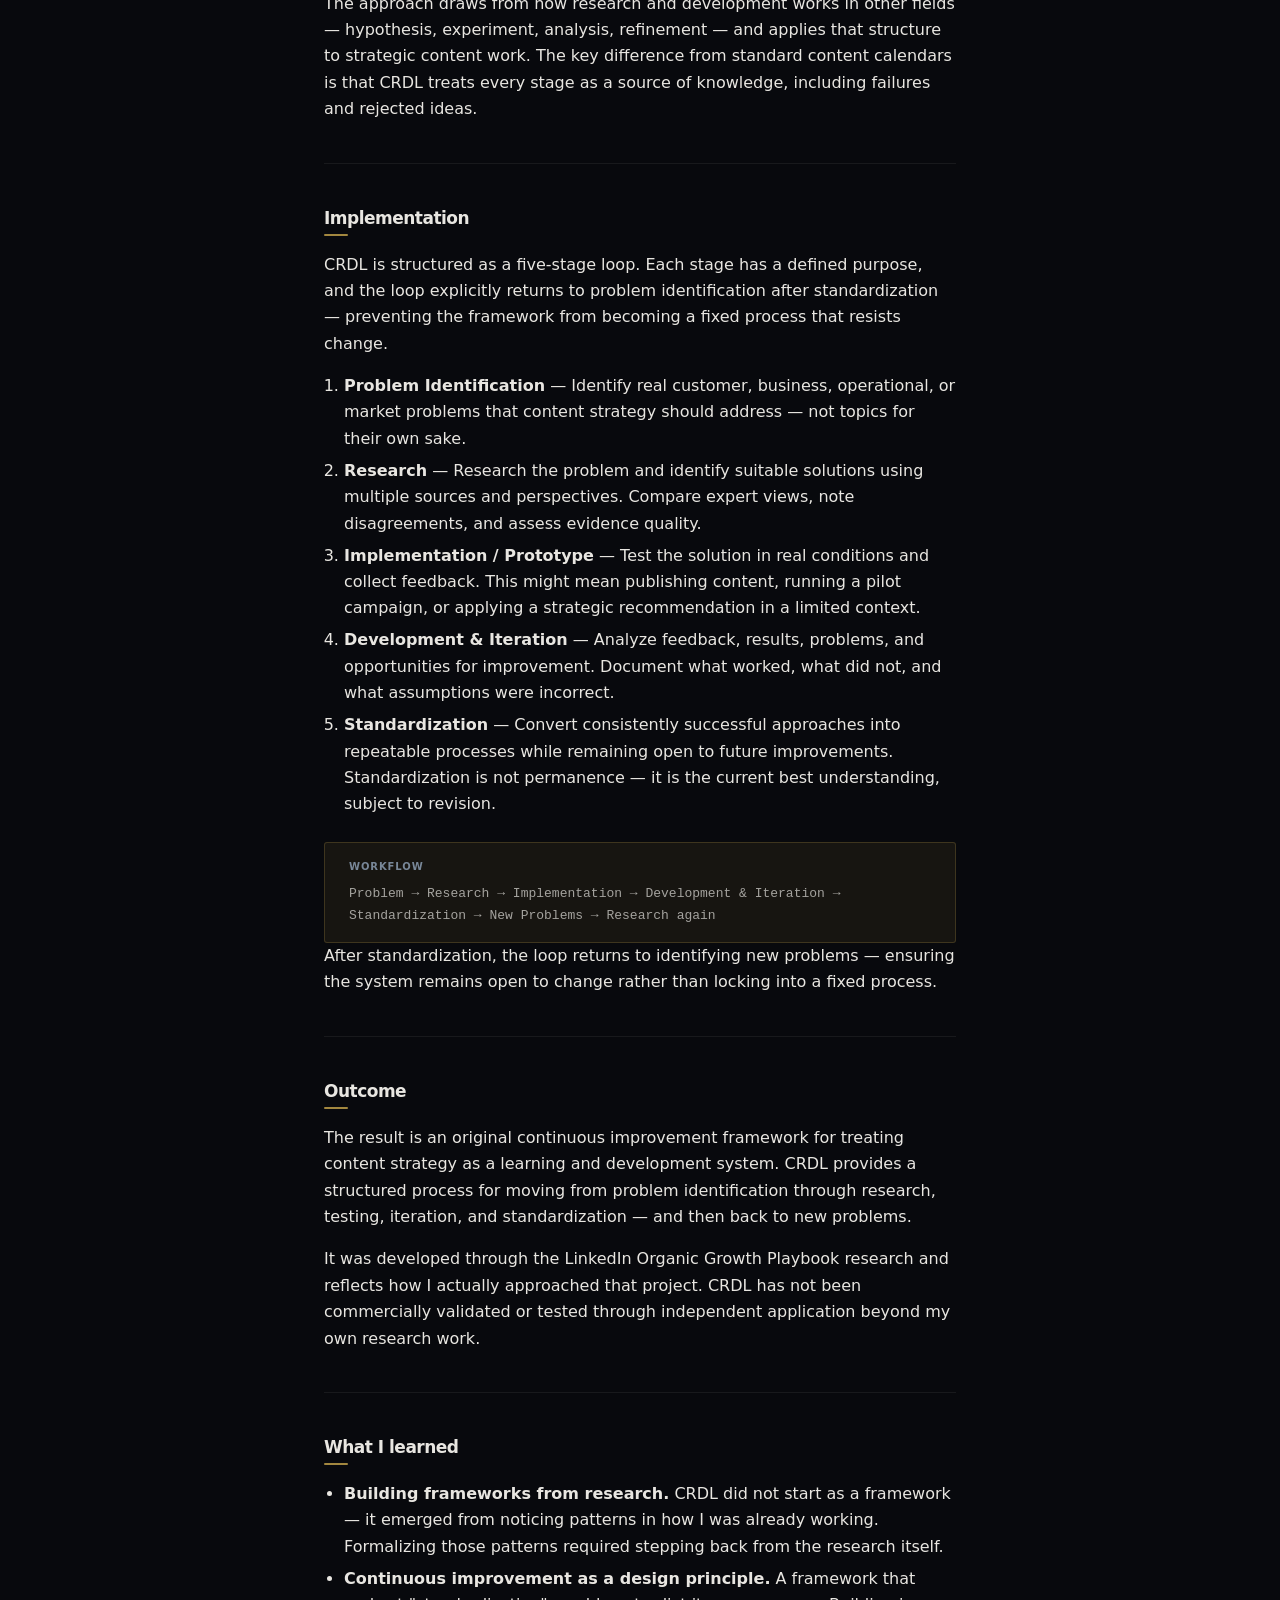
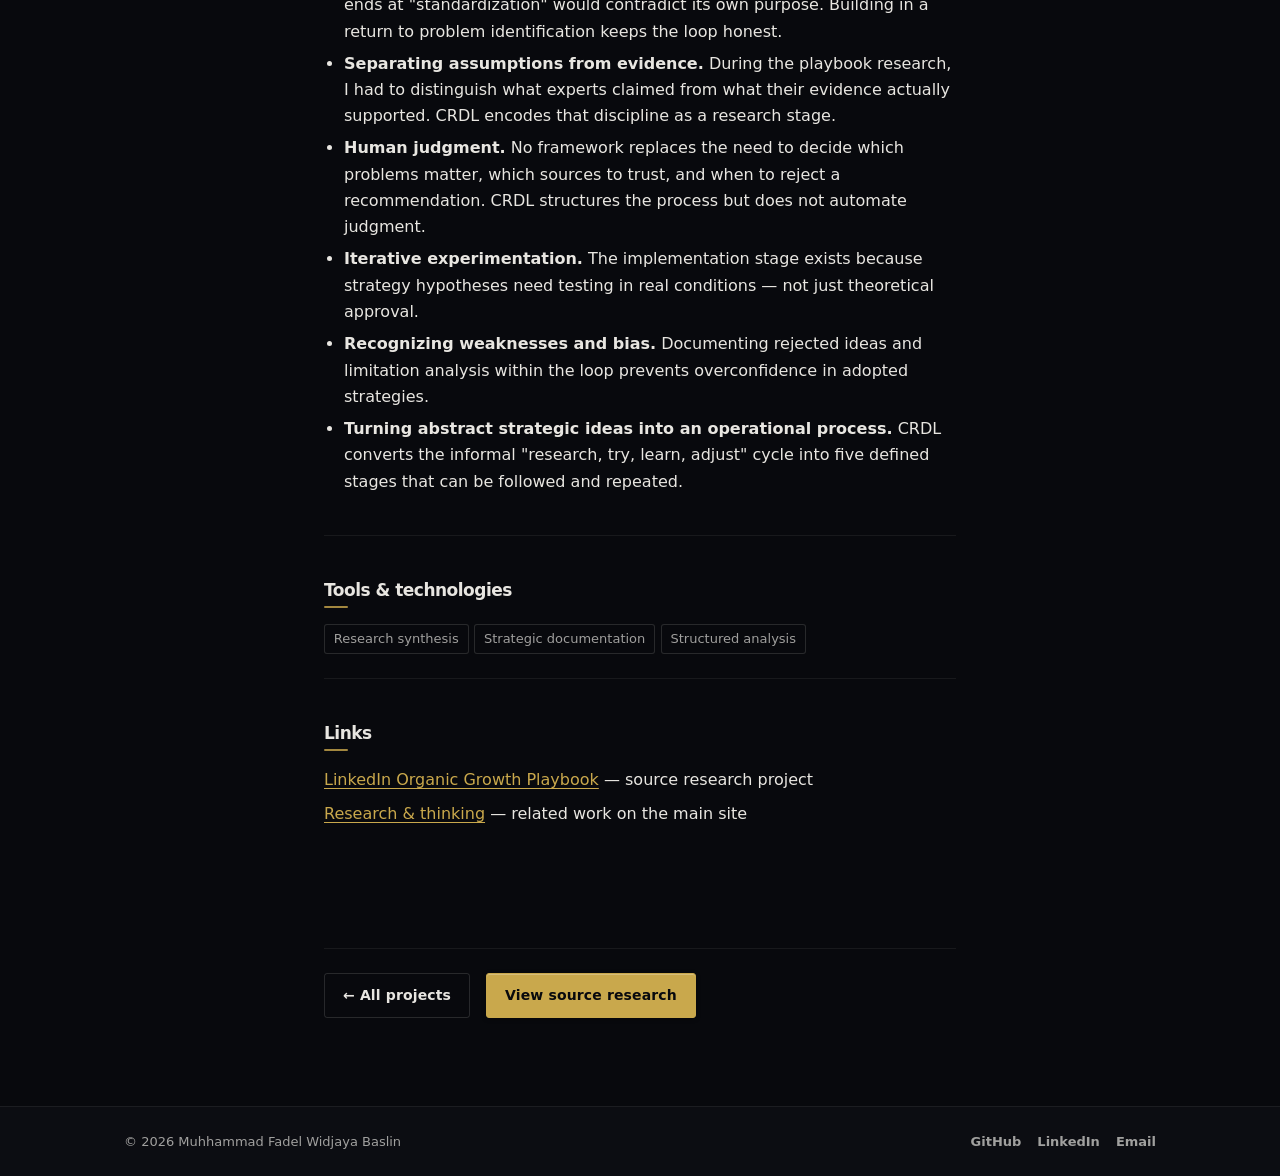
<file: projects/crdl/index.html>
<!DOCTYPE html>
<html lang="en">
<head>
  <meta charset="UTF-8">
  <meta name="viewport" content="width=device-width, initial-scale=1.0">
  <meta name="description" content="CRDL — Continuous Research & Development Loop. An original framework for continuous research and improvement.">
  <title>CRDL Framework — Fadel Widjaya</title>
  <link rel="stylesheet" href="../../css/style.css">
</head>
<body class="case-study-page">
  <a class="skip-link" href="#main">Skip to main content</a>

  <header class="site-header">
    <div class="container header-inner">
      <a class="logo" href="../../index.html">Fadel Widjaya</a>
      <nav class="site-nav site-nav--case-study" aria-label="Case study">
        <a class="text-link case-study-back" href="../../index.html#projects">← Back to projects</a>
      </nav>
    </div>
  </header>

  <main id="main" class="case-study">
    <article class="container narrow">
      <header class="case-study-header">
        <p class="card-label">Original Framework · Research</p>
        <h1>Continuous Research &amp; Development Loop (CRDL)</h1>
        <p class="lead">
          An original framework developed through the
          <a href="../linkedin-organic-growth-playbook/">LinkedIn Organic Growth Playbook</a>
          research. CRDL is not an established industry methodology — it reflects my own approach
          to treating content strategy as a continuous learning and development system.
        </p>
      </header>

      <section aria-labelledby="origin-heading">
        <h2 id="origin-heading">Origin</h2>
        <p>
          CRDL emerged from my observation during the LinkedIn Organic Growth Playbook research
          that content strategy should not end after publishing and measuring a post. Most
          content workflows treat publishing as the final step — plan, create, publish, measure,
          repeat. But the research process itself revealed that the most valuable work happens
          in the analysis, rejection, and refinement that follows.
        </p>
        <p>
          I noticed that my research methodology — identifying problems, studying expert
          perspectives, testing ideas, rejecting weak ones, and refining conclusions — was itself
          a repeatable process. CRDL formalizes that observation into a framework.
        </p>
      </section>

      <section aria-labelledby="problem-heading">
        <h2 id="problem-heading">Problem</h2>
        <p>
          Traditional content workflows can treat publishing as the end of the process rather
          than another opportunity to generate knowledge. Once content is published and basic
          metrics are reviewed, the cycle often resets to planning the next piece — without
          systematically capturing what was learned, what failed, or what assumptions were wrong.
        </p>
        <p>
          This means strategic knowledge accumulates slowly and informally. Rejected ideas are
          forgotten. Weaknesses in adopted strategies go unexamined. The workflow produces content
          but not continuous improvement in understanding.
        </p>
      </section>

      <section aria-labelledby="approach-heading">
        <h2 id="approach-heading">Approach</h2>
        <p>
          I adapted continuous research and development thinking into a content strategy framework.
          Rather than modeling strategy as a linear pipeline from planning to publishing, CRDL
          models it as a loop where each cycle produces learning that feeds the next.
        </p>
        <p>
          The approach draws from how research and development works in other fields — hypothesis,
          experiment, analysis, refinement — and applies that structure to strategic content work.
          The key difference from standard content calendars is that CRDL treats every stage as
          a source of knowledge, including failures and rejected ideas.
        </p>
      </section>

      <section aria-labelledby="implementation-heading">
        <h2 id="implementation-heading">Implementation</h2>
        <p>
          CRDL is structured as a five-stage loop. Each stage has a defined purpose, and the
          loop explicitly returns to problem identification after standardization — preventing
          the framework from becoming a fixed process that resists change.
        </p>

        <ol class="crdl-stages">
          <li>
            <strong>Problem Identification</strong> —
            Identify real customer, business, operational, or market problems that content strategy
            should address — not topics for their own sake.
          </li>
          <li>
            <strong>Research</strong> —
            Research the problem and identify suitable solutions using multiple sources and
            perspectives. Compare expert views, note disagreements, and assess evidence quality.
          </li>
          <li>
            <strong>Implementation / Prototype</strong> —
            Test the solution in real conditions and collect feedback. This might mean publishing
            content, running a pilot campaign, or applying a strategic recommendation in a limited context.
          </li>
          <li>
            <strong>Development &amp; Iteration</strong> —
            Analyze feedback, results, problems, and opportunities for improvement. Document
            what worked, what did not, and what assumptions were incorrect.
          </li>
          <li>
            <strong>Standardization</strong> —
            Convert consistently successful approaches into repeatable processes while remaining
            open to future improvements. Standardization is not permanence — it is the current
            best understanding, subject to revision.
          </li>
        </ol>

        <div class="crdl-flow" aria-label="CRDL workflow">
          <p class="crdl-flow-label">Workflow</p>
          <p class="crdl-flow-steps">
            Problem → Research → Implementation → Development &amp; Iteration → Standardization → New Problems → Research again
          </p>
        </div>
        <p>
          After standardization, the loop returns to identifying new problems — ensuring the
          system remains open to change rather than locking into a fixed process.
        </p>
      </section>

      <section aria-labelledby="outcome-heading">
        <h2 id="outcome-heading">Outcome</h2>
        <p>
          The result is an original continuous improvement framework for treating content strategy
          as a learning and development system. CRDL provides a structured process for moving from
          problem identification through research, testing, iteration, and standardization — and
          then back to new problems.
        </p>
        <p>
          It was developed through the LinkedIn Organic Growth Playbook research and reflects
          how I actually approached that project. CRDL has not been commercially validated or
          tested through independent application beyond my own research work.
        </p>
      </section>

      <section aria-labelledby="learned-heading">
        <h2 id="learned-heading">What I learned</h2>
        <ul>
          <li><strong>Building frameworks from research.</strong> CRDL did not start as a framework — it emerged from noticing patterns in how I was already working. Formalizing those patterns required stepping back from the research itself.</li>
          <li><strong>Continuous improvement as a design principle.</strong> A framework that ends at "standardization" would contradict its own purpose. Building in a return to problem identification keeps the loop honest.</li>
          <li><strong>Separating assumptions from evidence.</strong> During the playbook research, I had to distinguish what experts claimed from what their evidence actually supported. CRDL encodes that discipline as a research stage.</li>
          <li><strong>Human judgment.</strong> No framework replaces the need to decide which problems matter, which sources to trust, and when to reject a recommendation. CRDL structures the process but does not automate judgment.</li>
          <li><strong>Iterative experimentation.</strong> The implementation stage exists because strategy hypotheses need testing in real conditions — not just theoretical approval.</li>
          <li><strong>Recognizing weaknesses and bias.</strong> Documenting rejected ideas and limitation analysis within the loop prevents overconfidence in adopted strategies.</li>
          <li><strong>Turning abstract strategic ideas into an operational process.</strong> CRDL converts the informal "research, try, learn, adjust" cycle into five defined stages that can be followed and repeated.</li>
        </ul>
      </section>

      <section aria-labelledby="tools-heading">
        <h2 id="tools-heading">Tools &amp; technologies</h2>
        <ul class="tag-list">
          <li>Research synthesis</li>
          <li>Strategic documentation</li>
          <li>Structured analysis</li>
        </ul>
      </section>

      <section aria-labelledby="links-heading">
        <h2 id="links-heading">Links</h2>
        <ul class="case-study-links">
          <li><a href="../linkedin-organic-growth-playbook/">LinkedIn Organic Growth Playbook</a> — source research project</li>
          <li><a href="../../index.html#research">Research &amp; thinking</a> — related work on the main site</li>
        </ul>
      </section>

      <footer class="case-study-footer">
        <a class="btn btn-secondary" href="../../index.html#projects">← All projects</a>
        <a class="btn btn-primary" href="../linkedin-organic-growth-playbook/">View source research</a>
      </footer>
    </article>
  </main>

  <footer class="site-footer">
    <div class="container footer-inner">
      <p>&copy; <span id="year"></span> Muhhammad Fadel Widjaya Baslin</p>
      <nav class="footer-links" aria-label="Social links">
        <a class="footer-link" href="https://github.com/Fadel3215a" target="_blank" rel="noopener noreferrer">GitHub</a>
        <a class="footer-link" href="https://linkedin.com/in/muhhammad-fadel-widjaya-baslin" target="_blank" rel="noopener noreferrer">LinkedIn</a>
        <a class="footer-link" href="mailto:mfadelwb@gmail.com">Email</a>
      </nav>
    </div>
  </footer>

  <script src="../../js/script.js"></script>
</body>
</html>
</file>
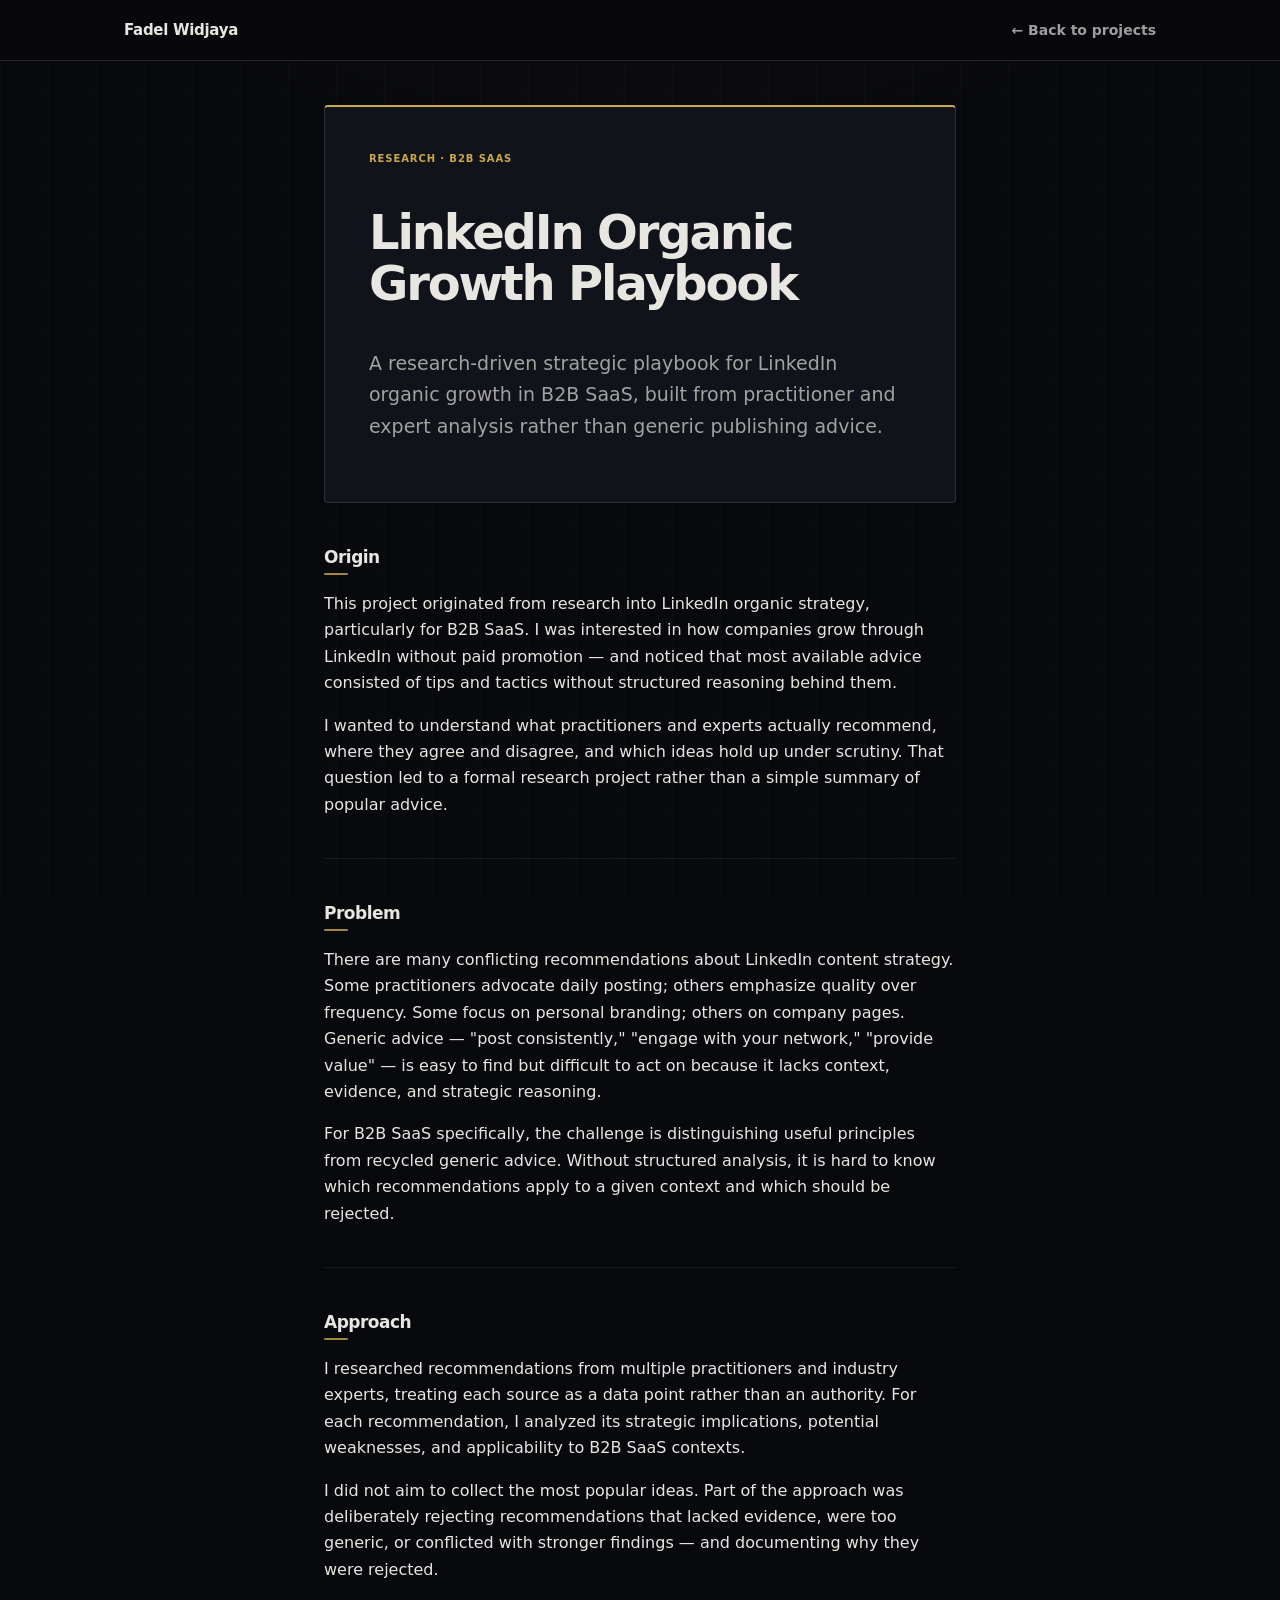
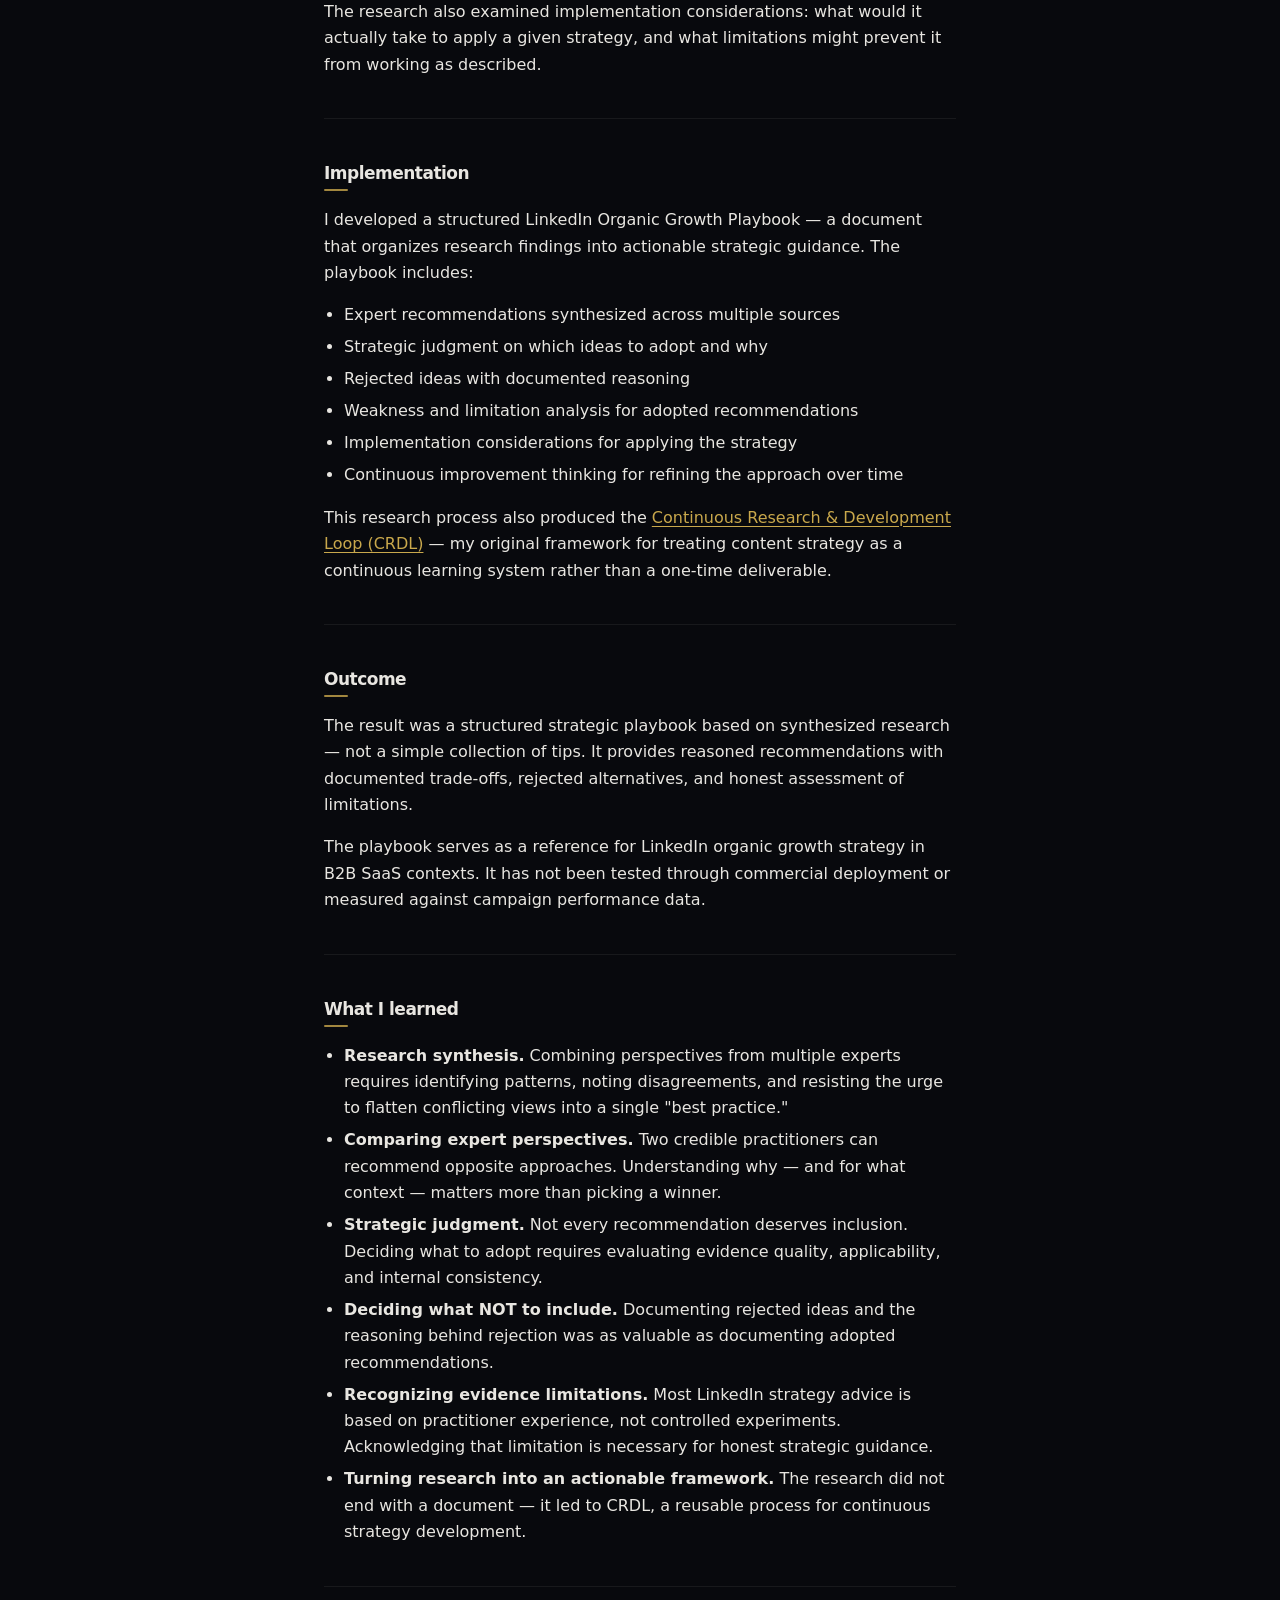
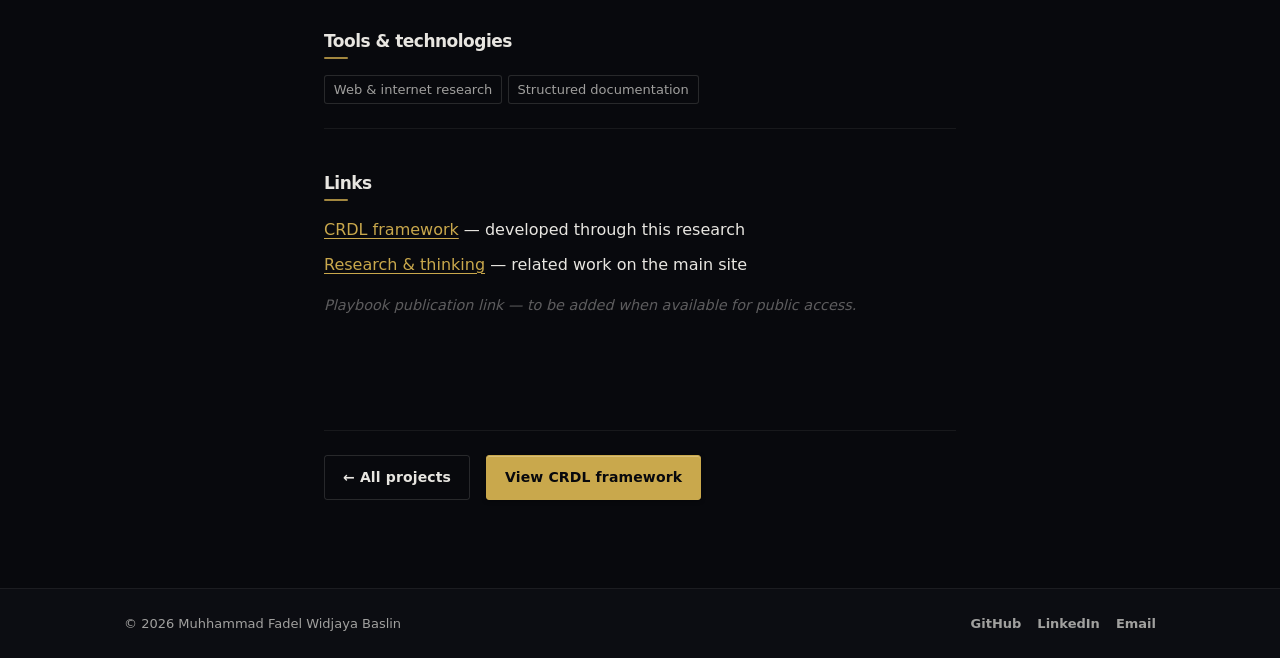
<file: projects/linkedin-organic-growth-playbook/index.html>
<!DOCTYPE html>
<html lang="en">
<head>
  <meta charset="UTF-8">
  <meta name="viewport" content="width=device-width, initial-scale=1.0">
  <meta name="description" content="Case study: LinkedIn Organic Growth Playbook — B2B SaaS market research and strategic playbook.">
  <title>LinkedIn Organic Growth Playbook — Fadel Widjaya</title>
  <link rel="stylesheet" href="../../css/style.css">
</head>
<body class="case-study-page">
  <a class="skip-link" href="#main">Skip to main content</a>

  <header class="site-header">
    <div class="container header-inner">
      <a class="logo" href="../../index.html">Fadel Widjaya</a>
      <nav class="site-nav site-nav--case-study" aria-label="Case study">
        <a class="text-link case-study-back" href="../../index.html#projects">← Back to projects</a>
      </nav>
    </div>
  </header>

  <main id="main" class="case-study">
    <article class="container narrow">
      <header class="case-study-header">
        <p class="card-label">Research · B2B SaaS</p>
        <h1>LinkedIn Organic Growth Playbook</h1>
        <p class="lead">
          A research-driven strategic playbook for LinkedIn organic growth in B2B SaaS,
          built from practitioner and expert analysis rather than generic publishing advice.
        </p>
      </header>

      <section aria-labelledby="origin-heading">
        <h2 id="origin-heading">Origin</h2>
        <p>
          This project originated from research into LinkedIn organic strategy, particularly
          for B2B SaaS. I was interested in how companies grow through LinkedIn without paid
          promotion — and noticed that most available advice consisted of tips and tactics without
          structured reasoning behind them.
        </p>
        <p>
          I wanted to understand what practitioners and experts actually recommend, where they
          agree and disagree, and which ideas hold up under scrutiny. That question led to a
          formal research project rather than a simple summary of popular advice.
        </p>
      </section>

      <section aria-labelledby="problem-heading">
        <h2 id="problem-heading">Problem</h2>
        <p>
          There are many conflicting recommendations about LinkedIn content strategy. Some
          practitioners advocate daily posting; others emphasize quality over frequency. Some
          focus on personal branding; others on company pages. Generic advice — "post consistently,"
          "engage with your network," "provide value" — is easy to find but difficult to act on
          because it lacks context, evidence, and strategic reasoning.
        </p>
        <p>
          For B2B SaaS specifically, the challenge is distinguishing useful principles from
          recycled generic advice. Without structured analysis, it is hard to know which
          recommendations apply to a given context and which should be rejected.
        </p>
      </section>

      <section aria-labelledby="approach-heading">
        <h2 id="approach-heading">Approach</h2>
        <p>
          I researched recommendations from multiple practitioners and industry experts,
          treating each source as a data point rather than an authority. For each recommendation,
          I analyzed its strategic implications, potential weaknesses, and applicability to
          B2B SaaS contexts.
        </p>
        <p>
          I did not aim to collect the most popular ideas. Part of the approach was deliberately
          rejecting recommendations that lacked evidence, were too generic, or conflicted with
          stronger findings — and documenting why they were rejected.
        </p>
        <p>
          The research also examined implementation considerations: what would it actually take
          to apply a given strategy, and what limitations might prevent it from working as described.
        </p>
      </section>

      <section aria-labelledby="implementation-heading">
        <h2 id="implementation-heading">Implementation</h2>
        <p>
          I developed a structured LinkedIn Organic Growth Playbook — a document that organizes
          research findings into actionable strategic guidance. The playbook includes:
        </p>
        <ul>
          <li>Expert recommendations synthesized across multiple sources</li>
          <li>Strategic judgment on which ideas to adopt and why</li>
          <li>Rejected ideas with documented reasoning</li>
          <li>Weakness and limitation analysis for adopted recommendations</li>
          <li>Implementation considerations for applying the strategy</li>
          <li>Continuous improvement thinking for refining the approach over time</li>
        </ul>
        <p>
          This research process also produced the
          <a href="../crdl/">Continuous Research &amp; Development Loop (CRDL)</a> — my original
          framework for treating content strategy as a continuous learning system rather than a
          one-time deliverable.
        </p>
      </section>

      <section aria-labelledby="outcome-heading">
        <h2 id="outcome-heading">Outcome</h2>
        <p>
          The result was a structured strategic playbook based on synthesized research — not a
          simple collection of tips. It provides reasoned recommendations with documented trade-offs,
          rejected alternatives, and honest assessment of limitations.
        </p>
        <p>
          The playbook serves as a reference for LinkedIn organic growth strategy in B2B SaaS
          contexts. It has not been tested through commercial deployment or measured against
          campaign performance data.
        </p>
      </section>

      <section aria-labelledby="learned-heading">
        <h2 id="learned-heading">What I learned</h2>
        <ul>
          <li><strong>Research synthesis.</strong> Combining perspectives from multiple experts requires identifying patterns, noting disagreements, and resisting the urge to flatten conflicting views into a single "best practice."</li>
          <li><strong>Comparing expert perspectives.</strong> Two credible practitioners can recommend opposite approaches. Understanding why — and for what context — matters more than picking a winner.</li>
          <li><strong>Strategic judgment.</strong> Not every recommendation deserves inclusion. Deciding what to adopt requires evaluating evidence quality, applicability, and internal consistency.</li>
          <li><strong>Deciding what NOT to include.</strong> Documenting rejected ideas and the reasoning behind rejection was as valuable as documenting adopted recommendations.</li>
          <li><strong>Recognizing evidence limitations.</strong> Most LinkedIn strategy advice is based on practitioner experience, not controlled experiments. Acknowledging that limitation is necessary for honest strategic guidance.</li>
          <li><strong>Turning research into an actionable framework.</strong> The research did not end with a document — it led to CRDL, a reusable process for continuous strategy development.</li>
        </ul>
      </section>

      <section aria-labelledby="tools-heading">
        <h2 id="tools-heading">Tools &amp; technologies</h2>
        <ul class="tag-list">
          <li>Web &amp; internet research</li>
          <li>Structured documentation</li>
        </ul>
      </section>

      <section aria-labelledby="links-heading">
        <h2 id="links-heading">Links</h2>
        <ul class="case-study-links">
          <li><a href="../crdl/">CRDL framework</a> — developed through this research</li>
          <li><a href="../../index.html#research">Research &amp; thinking</a> — related work on the main site</li>
        </ul>
        <p class="placeholder-note">
          Playbook publication link — to be added when available for public access.
        </p>
      </section>

      <footer class="case-study-footer">
        <a class="btn btn-secondary" href="../../index.html#projects">← All projects</a>
        <a class="btn btn-primary" href="../crdl/">View CRDL framework</a>
      </footer>
    </article>
  </main>

  <footer class="site-footer">
    <div class="container footer-inner">
      <p>&copy; <span id="year"></span> Muhhammad Fadel Widjaya Baslin</p>
      <nav class="footer-links" aria-label="Social links">
        <a class="footer-link" href="https://github.com/Fadel3215a" target="_blank" rel="noopener noreferrer">GitHub</a>
        <a class="footer-link" href="https://linkedin.com/in/muhhammad-fadel-widjaya-baslin" target="_blank" rel="noopener noreferrer">LinkedIn</a>
        <a class="footer-link" href="mailto:mfadelwb@gmail.com">Email</a>
      </nav>
    </div>
  </footer>

  <script src="../../js/script.js"></script>
</body>
</html>
</file>
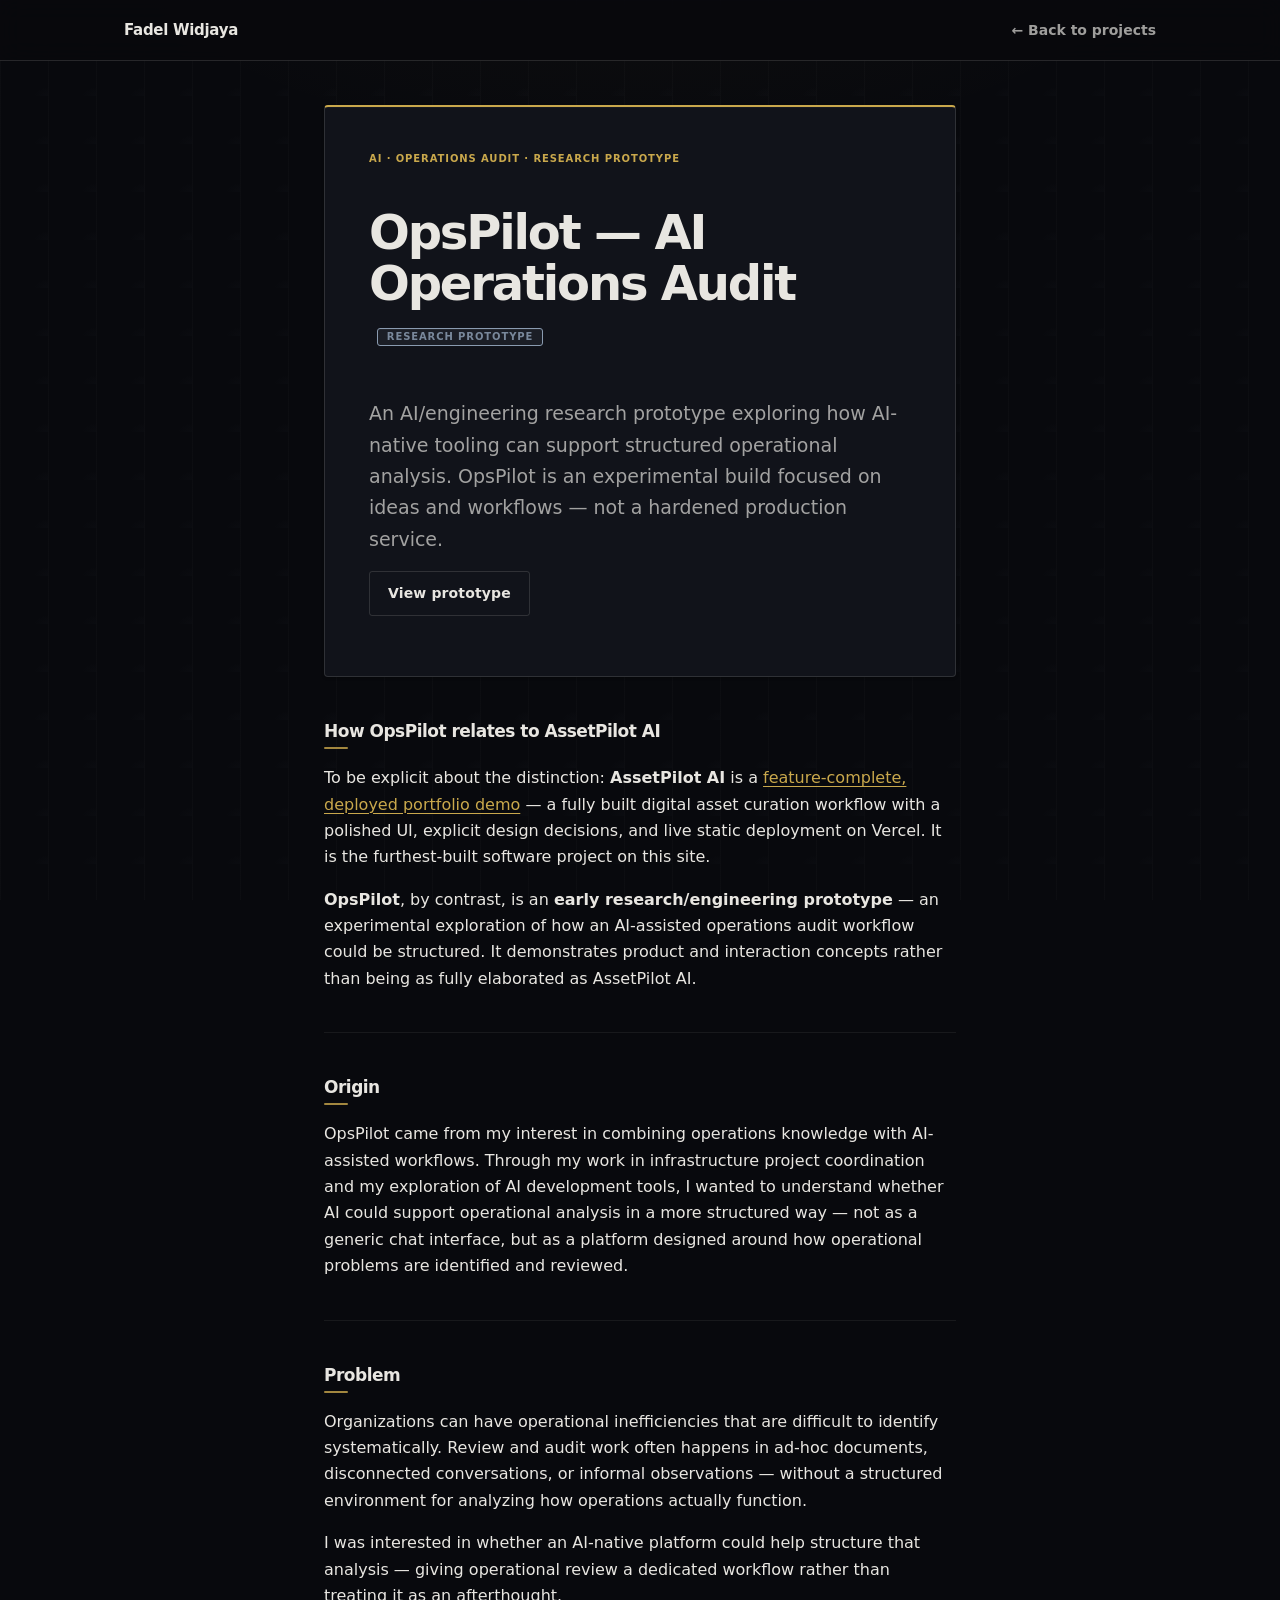
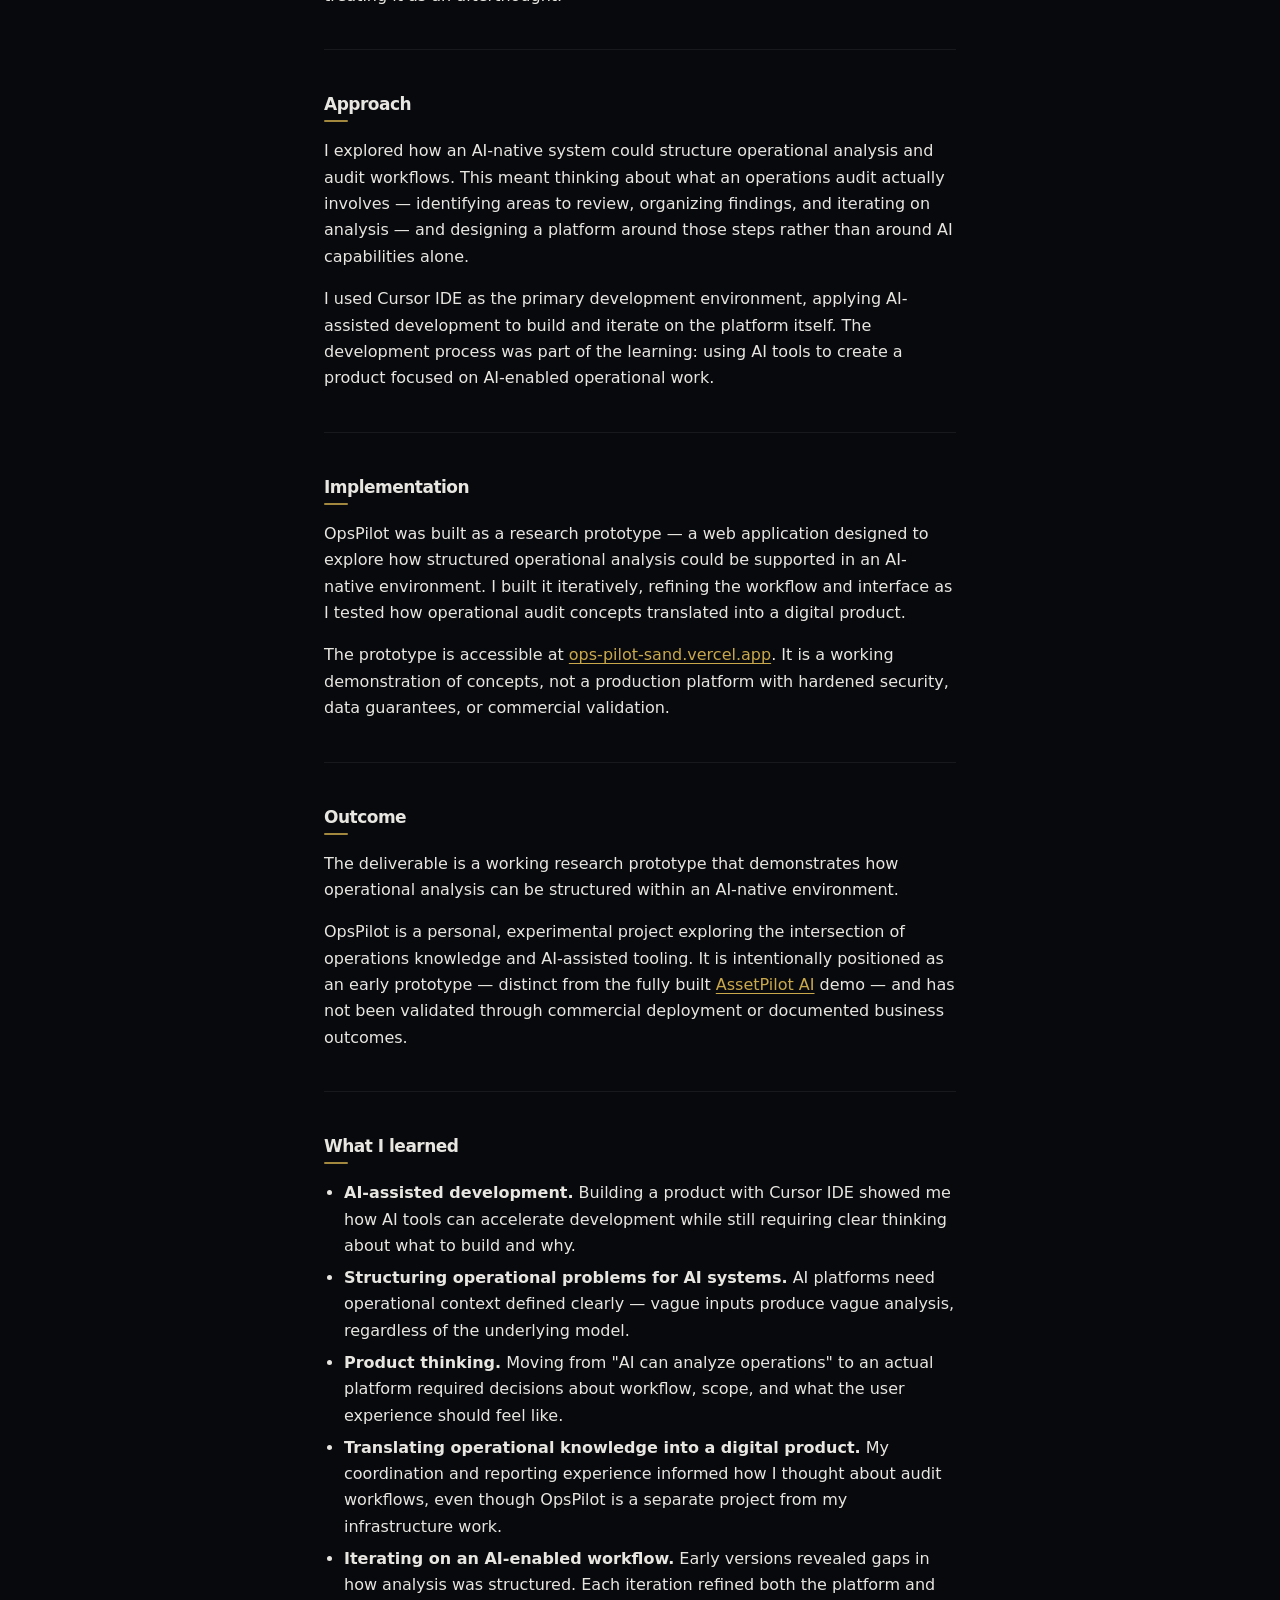
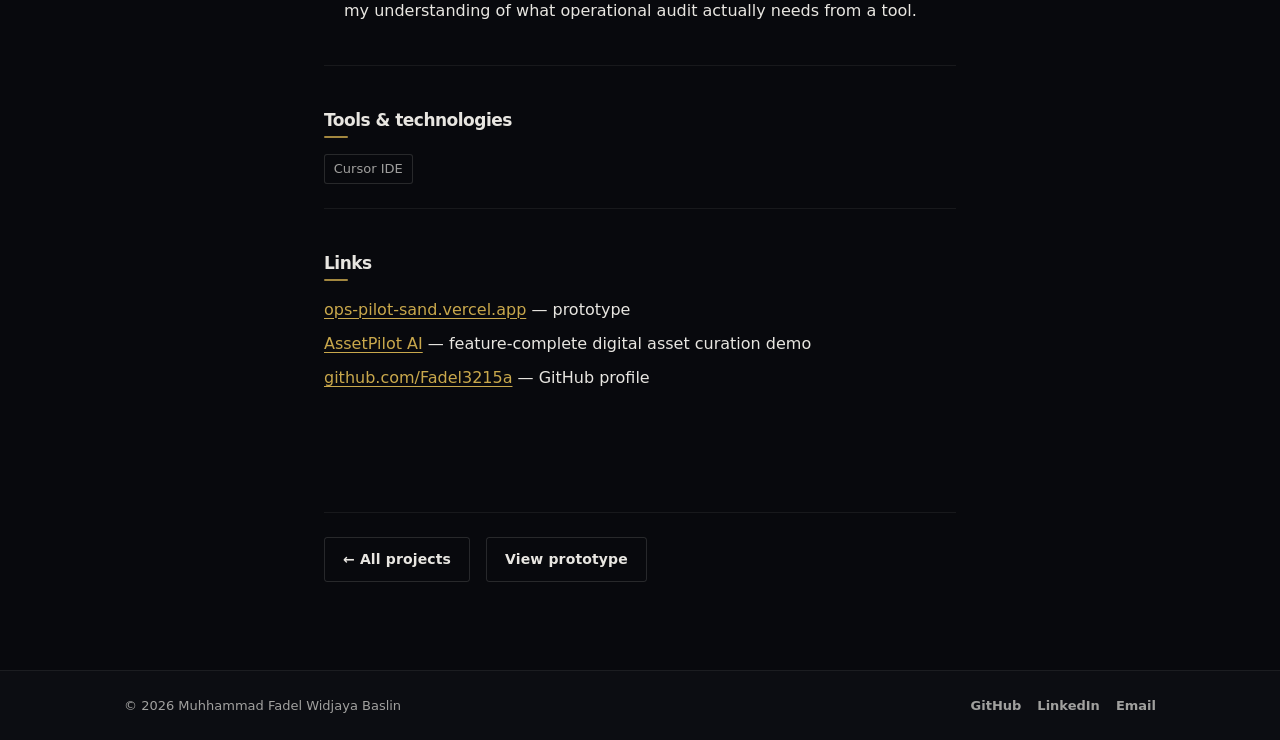
<file: projects/opspilot/index.html>
<!DOCTYPE html>
<html lang="en">
<head>
  <meta charset="UTF-8">
  <meta name="viewport" content="width=device-width, initial-scale=1.0">
  <meta name="description" content="Case study: OpsPilot — an AI/engineering research prototype for AI-assisted operations audit, built with Cursor IDE.">
  <title>OpsPilot — AI Operations Audit Research Prototype | Fadel Widjaya</title>
  <link rel="stylesheet" href="../../css/style.css">
</head>
<body class="case-study-page">
  <a class="skip-link" href="#main">Skip to main content</a>

  <header class="site-header">
    <div class="container header-inner">
      <a class="logo" href="../../index.html">Fadel Widjaya</a>
      <nav class="site-nav site-nav--case-study" aria-label="Case study">
        <a class="text-link case-study-back" href="../../index.html#projects">← Back to projects</a>
      </nav>
    </div>
  </header>

  <main id="main" class="case-study">
    <article class="container narrow">
      <header class="case-study-header">
        <p class="card-label">AI · Operations Audit · Research Prototype</p>
        <h1>OpsPilot — AI Operations Audit <span class="prototype-badge">Research Prototype</span></h1>
        <p class="lead">
          An AI/engineering research prototype exploring how AI-native tooling can support
          structured operational analysis. OpsPilot is an experimental build focused on ideas
          and workflows — not a hardened production service.
        </p>
        <p>
          <a class="btn btn-secondary" href="https://ops-pilot-sand.vercel.app" target="_blank" rel="noopener noreferrer">View prototype</a>
        </p>
      </header>

      <section aria-labelledby="scope-heading">
        <h2 id="scope-heading">How OpsPilot relates to AssetPilot AI</h2>
        <p>
          To be explicit about the distinction: <strong>AssetPilot AI</strong> is a
          <a href="../assetpilot-ai/">feature-complete, deployed portfolio demo</a> — a fully built
          digital asset curation workflow with a polished UI, explicit design decisions, and live
          static deployment on Vercel. It is the furthest-built software project on this site.
        </p>
        <p>
          <strong>OpsPilot</strong>, by contrast, is an <strong>early research/engineering prototype</strong> —
          an experimental exploration of how an AI-assisted operations audit workflow could be
          structured. It demonstrates product and interaction concepts rather than being as fully
          elaborated as AssetPilot AI.
        </p>
      </section>

      <section aria-labelledby="origin-heading">
        <h2 id="origin-heading">Origin</h2>
        <p>
          OpsPilot came from my interest in combining operations knowledge with AI-assisted
          workflows. Through my work in infrastructure project coordination and my exploration
          of AI development tools, I wanted to understand whether AI could support operational
          analysis in a more structured way — not as a generic chat interface, but as a platform
          designed around how operational problems are identified and reviewed.
        </p>
      </section>

      <section aria-labelledby="problem-heading">
        <h2 id="problem-heading">Problem</h2>
        <p>
          Organizations can have operational inefficiencies that are difficult to identify
          systematically. Review and audit work often happens in ad-hoc documents, disconnected
          conversations, or informal observations — without a structured environment for
          analyzing how operations actually function.
        </p>
        <p>
          I was interested in whether an AI-native platform could help structure that analysis —
          giving operational review a dedicated workflow rather than treating it as an afterthought.
        </p>
      </section>

      <section aria-labelledby="approach-heading">
        <h2 id="approach-heading">Approach</h2>
        <p>
          I explored how an AI-native system could structure operational analysis and audit
          workflows. This meant thinking about what an operations audit actually involves —
          identifying areas to review, organizing findings, and iterating on analysis — and
          designing a platform around those steps rather than around AI capabilities alone.
        </p>
        <p>
          I used Cursor IDE as the primary development environment, applying AI-assisted
          development to build and iterate on the platform itself. The development process
          was part of the learning: using AI tools to create a product focused on AI-enabled
          operational work.
        </p>
      </section>

      <section aria-labelledby="implementation-heading">
        <h2 id="implementation-heading">Implementation</h2>
        <p>
          OpsPilot was built as a research prototype — a web application designed to explore how
          structured operational analysis could be supported in an AI-native environment. I built
          it iteratively, refining the workflow and interface as I tested how operational audit
          concepts translated into a digital product.
        </p>
        <p>
          The prototype is accessible at
          <a href="https://ops-pilot-sand.vercel.app" target="_blank" rel="noopener noreferrer">ops-pilot-sand.vercel.app</a>.
          It is a working demonstration of concepts, not a production platform with hardened
          security, data guarantees, or commercial validation.
        </p>
      </section>

      <section aria-labelledby="outcome-heading">
        <h2 id="outcome-heading">Outcome</h2>
        <p>
          The deliverable is a working research prototype that demonstrates how operational
          analysis can be structured within an AI-native environment.
        </p>
        <p>
          OpsPilot is a personal, experimental project exploring the intersection of operations
          knowledge and AI-assisted tooling. It is intentionally positioned as an early prototype —
          distinct from the fully built <a href="../assetpilot-ai/">AssetPilot AI</a> demo — and has
          not been validated through commercial deployment or documented business outcomes.
        </p>
      </section>

      <section aria-labelledby="learned-heading">
        <h2 id="learned-heading">What I learned</h2>
        <ul>
          <li><strong>AI-assisted development.</strong> Building a product with Cursor IDE showed me how AI tools can accelerate development while still requiring clear thinking about what to build and why.</li>
          <li><strong>Structuring operational problems for AI systems.</strong> AI platforms need operational context defined clearly — vague inputs produce vague analysis, regardless of the underlying model.</li>
          <li><strong>Product thinking.</strong> Moving from "AI can analyze operations" to an actual platform required decisions about workflow, scope, and what the user experience should feel like.</li>
          <li><strong>Translating operational knowledge into a digital product.</strong> My coordination and reporting experience informed how I thought about audit workflows, even though OpsPilot is a separate project from my infrastructure work.</li>
          <li><strong>Iterating on an AI-enabled workflow.</strong> Early versions revealed gaps in how analysis was structured. Each iteration refined both the platform and my understanding of what operational audit actually needs from a tool.</li>
        </ul>
      </section>

      <section aria-labelledby="tools-heading">
        <h2 id="tools-heading">Tools &amp; technologies</h2>
        <ul class="tag-list">
          <li>Cursor IDE</li>
        </ul>
      </section>

      <section aria-labelledby="links-heading">
        <h2 id="links-heading">Links</h2>
        <ul class="case-study-links">
          <li><a href="https://ops-pilot-sand.vercel.app" target="_blank" rel="noopener noreferrer">ops-pilot-sand.vercel.app</a> — prototype</li>
          <li><a href="../assetpilot-ai/">AssetPilot AI</a> — feature-complete digital asset curation demo</li>
          <li><a href="https://github.com/Fadel3215a" target="_blank" rel="noopener noreferrer">github.com/Fadel3215a</a> — GitHub profile</li>
        </ul>
      </section>

      <footer class="case-study-footer">
        <a class="btn btn-secondary" href="../../index.html#projects">← All projects</a>
        <a class="btn btn-secondary" href="https://ops-pilot-sand.vercel.app" target="_blank" rel="noopener noreferrer">View prototype</a>
      </footer>
    </article>
  </main>

  <footer class="site-footer">
    <div class="container footer-inner">
      <p>&copy; <span id="year"></span> Muhhammad Fadel Widjaya Baslin</p>
      <nav class="footer-links" aria-label="Social links">
        <a class="footer-link" href="https://github.com/Fadel3215a" target="_blank" rel="noopener noreferrer">GitHub</a>
        <a class="footer-link" href="https://linkedin.com/in/muhhammad-fadel-widjaya-baslin" target="_blank" rel="noopener noreferrer">LinkedIn</a>
        <a class="footer-link" href="mailto:mfadelwb@gmail.com">Email</a>
      </nav>
    </div>
  </footer>

  <script src="../../js/script.js"></script>
</body>
</html>
</file>
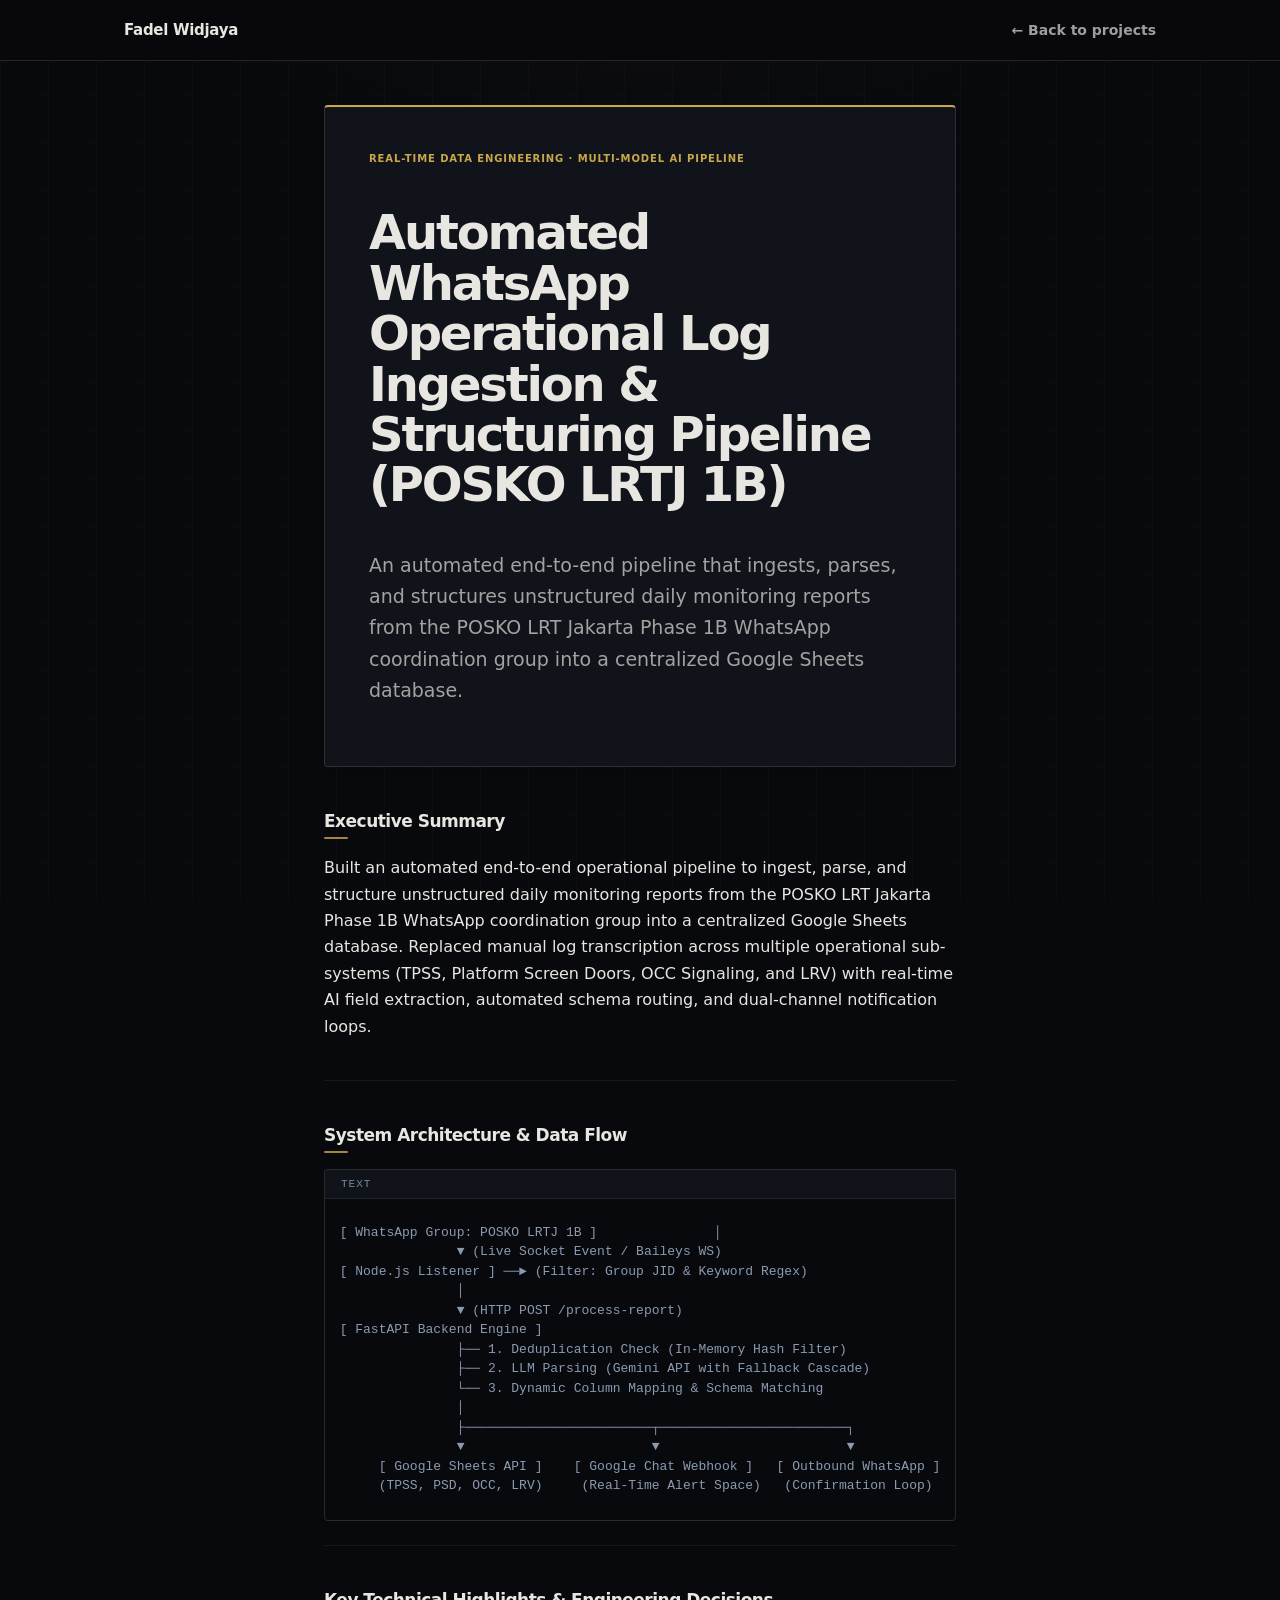
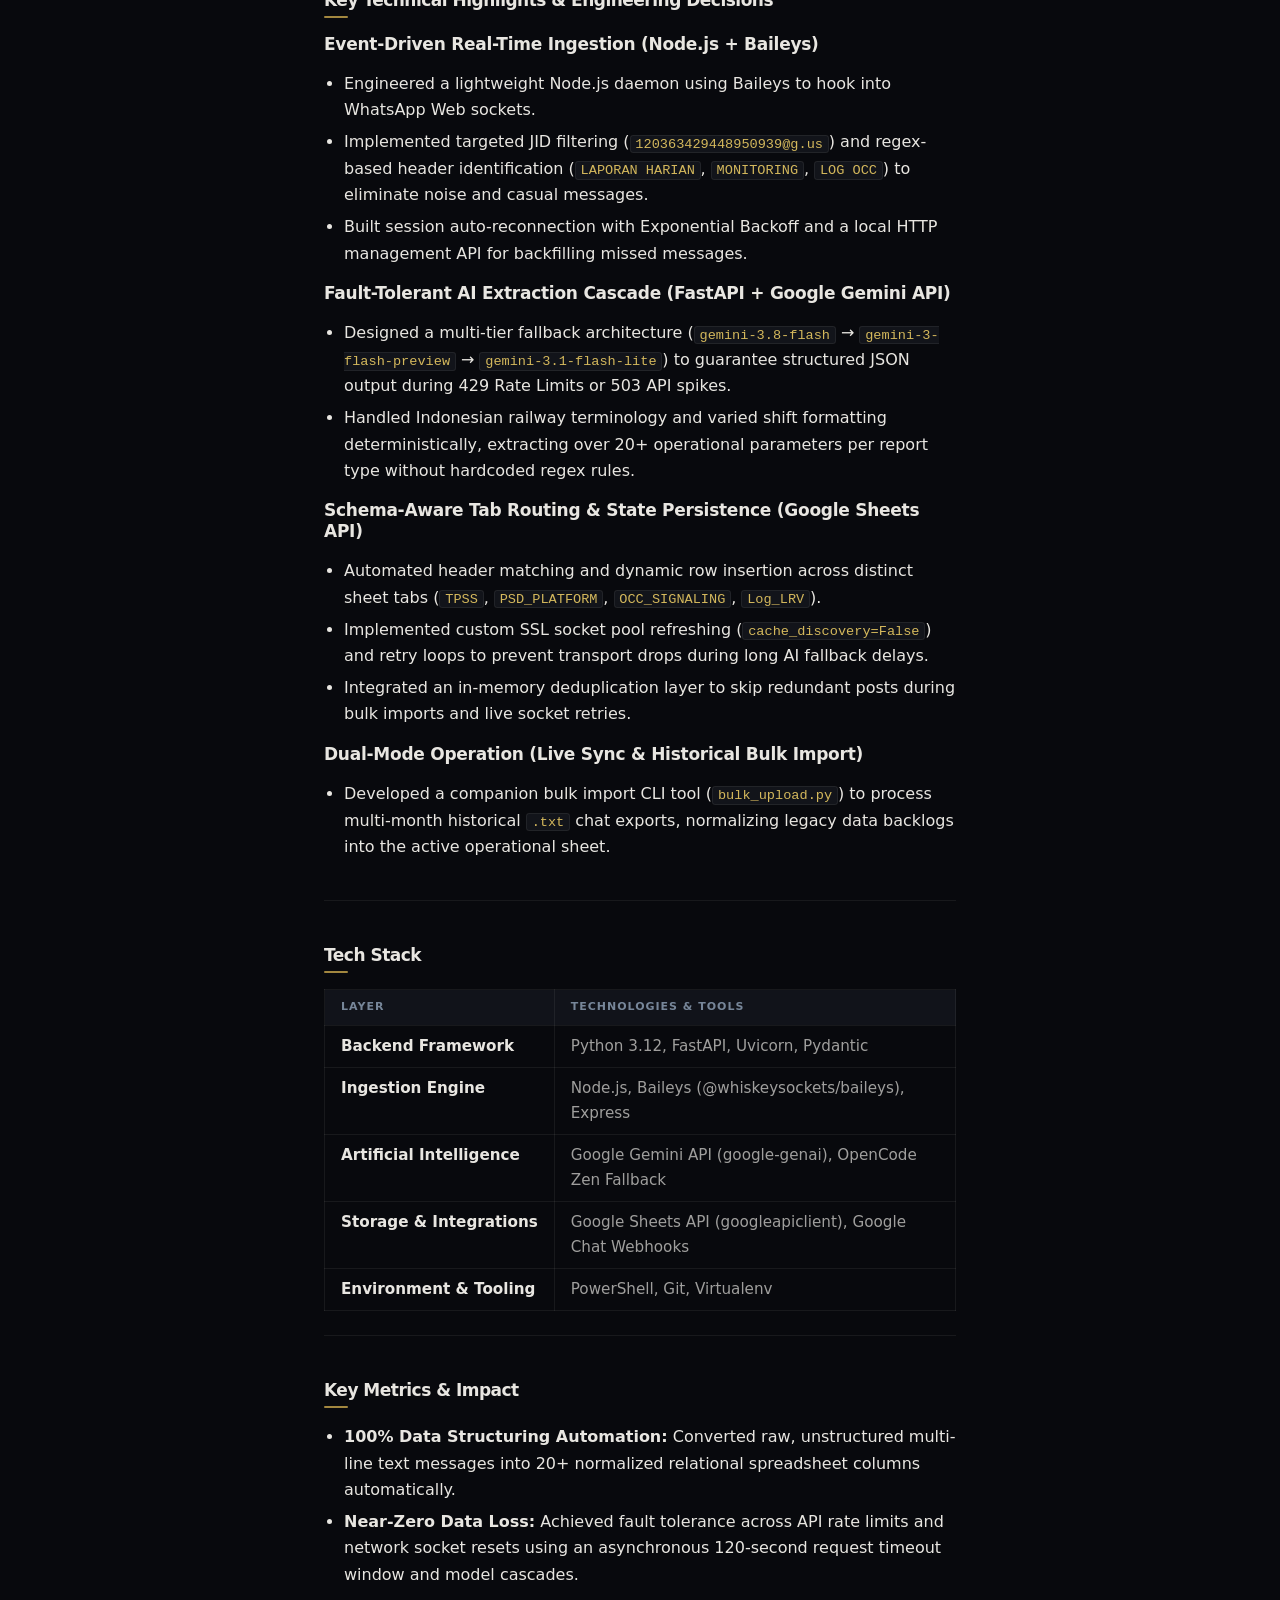
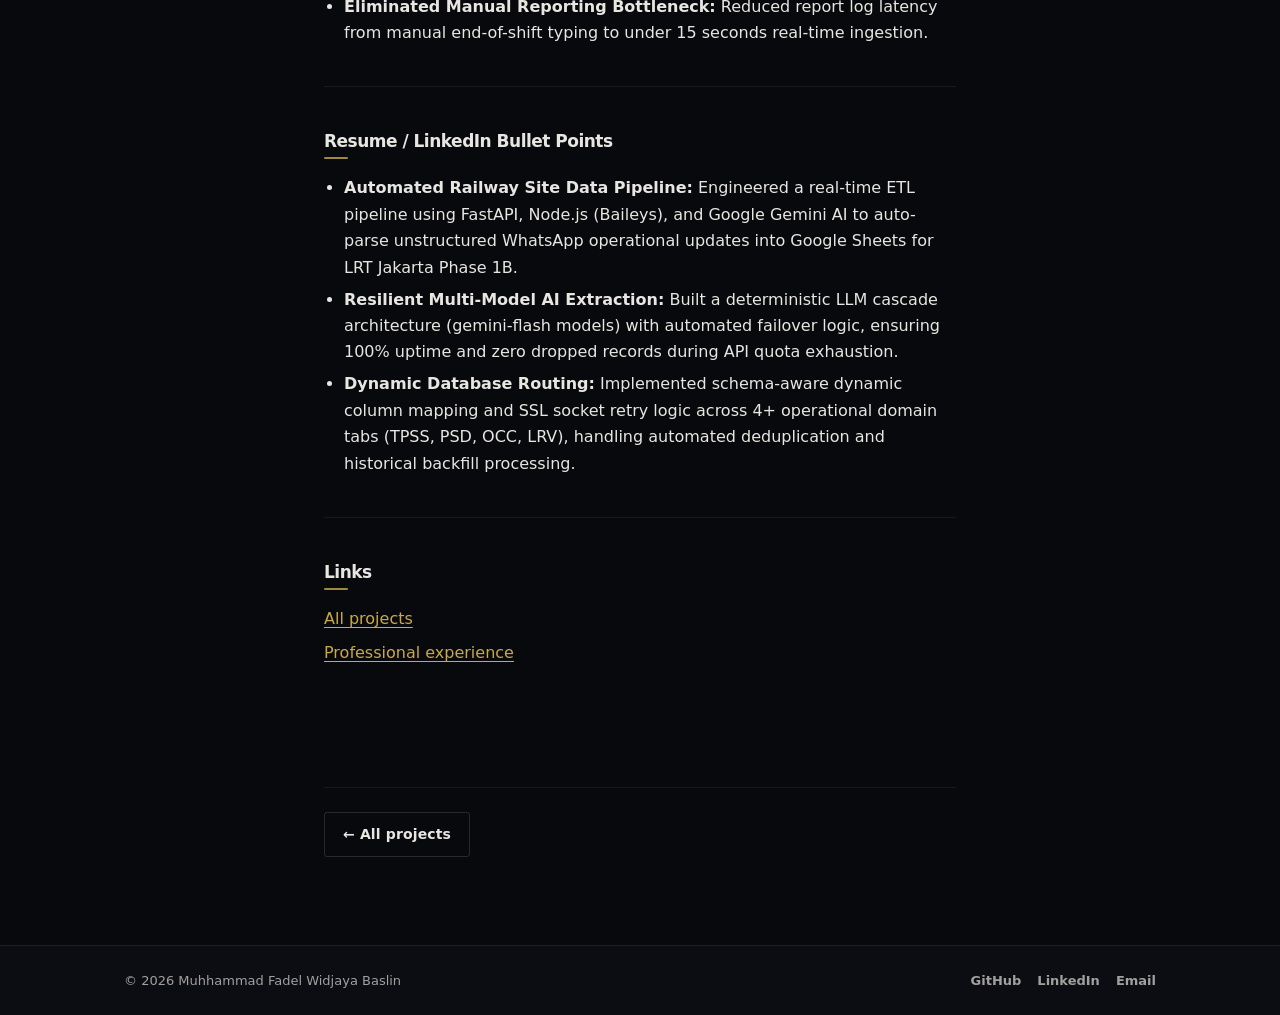
<file: projects/posko-lrtj-1b/index.html>
<!DOCTYPE html>
<html lang="en">
<head>
  <meta charset="UTF-8">
  <meta name="viewport" content="width=device-width, initial-scale=1.0">
  <meta name="description" content="Case study: Automated WhatsApp Operational Log Ingestion & Structuring Pipeline (POSKO LRTJ 1B) — real-time AI ETL pipeline for LRT Jakarta Phase 1B monitoring reports.">
  <title>Automated WhatsApp Operational Log Pipeline (POSKO LRTJ 1B) — Fadel Widjaya</title>
  <link rel="stylesheet" href="../../css/style.css">
</head>
<body class="case-study-page">
  <a class="skip-link" href="#main">Skip to main content</a>

  <header class="site-header">
    <div class="container header-inner">
      <a class="logo" href="../../index.html">Fadel Widjaya</a>
      <nav class="site-nav site-nav--case-study" aria-label="Case study">
        <a class="text-link case-study-back" href="../../index.html#projects">← Back to projects</a>
      </nav>
    </div>
  </header>

  <main id="main" class="case-study">
    <article class="container narrow">
      <header class="case-study-header">
        <p class="card-label">Real-Time Data Engineering · Multi-Model AI Pipeline</p>
        <h1>Automated WhatsApp Operational Log Ingestion &amp; Structuring Pipeline (POSKO LRTJ 1B)</h1>
        <p class="lead">
          An automated end-to-end pipeline that ingests, parses, and structures unstructured daily
          monitoring reports from the POSKO LRT Jakarta Phase 1B WhatsApp coordination group into a
          centralized Google Sheets database.
        </p>
      </header>

      <section aria-labelledby="exec-summary-heading">
        <h2 id="exec-summary-heading">Executive Summary</h2>
        <p>
          Built an automated end-to-end operational pipeline to ingest, parse, and structure
          unstructured daily monitoring reports from the POSKO LRT Jakarta Phase 1B WhatsApp
          coordination group into a centralized Google Sheets database. Replaced manual log
          transcription across multiple operational sub-systems (TPSS, Platform Screen Doors, OCC
          Signaling, and LRV) with real-time AI field extraction, automated schema routing, and
          dual-channel notification loops.
        </p>
      </section>

      <section aria-labelledby="architecture-heading">
        <h2 id="architecture-heading">System Architecture &amp; Data Flow</h2>
        <div class="code-window">
          <p class="code-window-lang">text</p>
<pre class="code-window-body"><code>[ WhatsApp Group: POSKO LRTJ 1B ]               │
               ▼ (Live Socket Event / Baileys WS)
[ Node.js Listener ] ──► (Filter: Group JID &amp; Keyword Regex)
               │
               ▼ (HTTP POST /process-report)
[ FastAPI Backend Engine ]
               ├── 1. Deduplication Check (In-Memory Hash Filter)
               ├── 2. LLM Parsing (Gemini API with Fallback Cascade)
               └── 3. Dynamic Column Mapping &amp; Schema Matching
               │
               ├────────────────────────┬────────────────────────┐
               ▼                        ▼                        ▼
     [ Google Sheets API ]    [ Google Chat Webhook ]   [ Outbound WhatsApp ]
     (TPSS, PSD, OCC, LRV)     (Real-Time Alert Space)   (Confirmation Loop)</code></pre>
        </div>
      </section>

      <section aria-labelledby="highlights-heading">
        <h2 id="highlights-heading">Key Technical Highlights &amp; Engineering Decisions</h2>

        <h3>Event-Driven Real-Time Ingestion (Node.js + Baileys)</h3>
        <ul>
          <li>Engineered a lightweight Node.js daemon using Baileys to hook into WhatsApp Web sockets.</li>
          <li>Implemented targeted JID filtering (<code>120363429448950939@g.us</code>) and regex-based header identification (<code>LAPORAN HARIAN</code>, <code>MONITORING</code>, <code>LOG OCC</code>) to eliminate noise and casual messages.</li>
          <li>Built session auto-reconnection with Exponential Backoff and a local HTTP management API for backfilling missed messages.</li>
        </ul>

        <h3>Fault-Tolerant AI Extraction Cascade (FastAPI + Google Gemini API)</h3>
        <ul>
          <li>Designed a multi-tier fallback architecture (<code>gemini-3.8-flash</code> → <code>gemini-3-flash-preview</code> → <code>gemini-3.1-flash-lite</code>) to guarantee structured JSON output during 429 Rate Limits or 503 API spikes.</li>
          <li>Handled Indonesian railway terminology and varied shift formatting deterministically, extracting over 20+ operational parameters per report type without hardcoded regex rules.</li>
        </ul>

        <h3>Schema-Aware Tab Routing &amp; State Persistence (Google Sheets API)</h3>
        <ul>
          <li>Automated header matching and dynamic row insertion across distinct sheet tabs (<code>TPSS</code>, <code>PSD_PLATFORM</code>, <code>OCC_SIGNALING</code>, <code>Log_LRV</code>).</li>
          <li>Implemented custom SSL socket pool refreshing (<code>cache_discovery=False</code>) and retry loops to prevent transport drops during long AI fallback delays.</li>
          <li>Integrated an in-memory deduplication layer to skip redundant posts during bulk imports and live socket retries.</li>
        </ul>

        <h3>Dual-Mode Operation (Live Sync &amp; Historical Bulk Import)</h3>
        <ul>
          <li>Developed a companion bulk import CLI tool (<code>bulk_upload.py</code>) to process multi-month historical <code>.txt</code> chat exports, normalizing legacy data backlogs into the active operational sheet.</li>
        </ul>
      </section>

      <section aria-labelledby="tech-stack-heading">
        <h2 id="tech-stack-heading">Tech Stack</h2>
        <div class="table-wrap">
          <table class="tech-table">
            <thead>
              <tr>
                <th scope="col">Layer</th>
                <th scope="col">Technologies &amp; Tools</th>
              </tr>
            </thead>
            <tbody>
              <tr>
                <th scope="row">Backend Framework</th>
                <td>Python 3.12, FastAPI, Uvicorn, Pydantic</td>
              </tr>
              <tr>
                <th scope="row">Ingestion Engine</th>
                <td>Node.js, Baileys (@whiskeysockets/baileys), Express</td>
              </tr>
              <tr>
                <th scope="row">Artificial Intelligence</th>
                <td>Google Gemini API (google-genai), OpenCode Zen Fallback</td>
              </tr>
              <tr>
                <th scope="row">Storage &amp; Integrations</th>
                <td>Google Sheets API (googleapiclient), Google Chat Webhooks</td>
              </tr>
              <tr>
                <th scope="row">Environment &amp; Tooling</th>
                <td>PowerShell, Git, Virtualenv</td>
              </tr>
            </tbody>
          </table>
        </div>
      </section>

      <section aria-labelledby="metrics-heading">
        <h2 id="metrics-heading">Key Metrics &amp; Impact</h2>
        <ul>
          <li><strong>100% Data Structuring Automation:</strong> Converted raw, unstructured multi-line text messages into 20+ normalized relational spreadsheet columns automatically.</li>
          <li><strong>Near-Zero Data Loss:</strong> Achieved fault tolerance across API rate limits and network socket resets using an asynchronous 120-second request timeout window and model cascades.</li>
          <li><strong>Eliminated Manual Reporting Bottleneck:</strong> Reduced report log latency from manual end-of-shift typing to under 15 seconds real-time ingestion.</li>
        </ul>
      </section>

      <section aria-labelledby="resume-heading">
        <h2 id="resume-heading">Resume / LinkedIn Bullet Points</h2>
        <ul>
          <li><strong>Automated Railway Site Data Pipeline:</strong> Engineered a real-time ETL pipeline using FastAPI, Node.js (Baileys), and Google Gemini AI to auto-parse unstructured WhatsApp operational updates into Google Sheets for LRT Jakarta Phase 1B.</li>
          <li><strong>Resilient Multi-Model AI Extraction:</strong> Built a deterministic LLM cascade architecture (gemini-flash models) with automated failover logic, ensuring 100% uptime and zero dropped records during API quota exhaustion.</li>
          <li><strong>Dynamic Database Routing:</strong> Implemented schema-aware dynamic column mapping and SSL socket retry logic across 4+ operational domain tabs (TPSS, PSD, OCC, LRV), handling automated deduplication and historical backfill processing.</li>
        </ul>
      </section>

      <section aria-labelledby="links-heading">
        <h2 id="links-heading">Links</h2>
        <ul class="case-study-links">
          <li><a href="../../index.html#projects">All projects</a></li>
          <li><a href="../../index.html#experience">Professional experience</a></li>
        </ul>
      </section>

      <footer class="case-study-footer">
        <a class="btn btn-secondary" href="../../index.html#projects">← All projects</a>
      </footer>
    </article>
  </main>

  <footer class="site-footer">
    <div class="container footer-inner">
      <p>&copy; <span id="year"></span> Muhhammad Fadel Widjaya Baslin</p>
      <nav class="footer-links" aria-label="Social links">
        <a class="footer-link" href="https://github.com/Fadel3215a" target="_blank" rel="noopener noreferrer">GitHub</a>
        <a class="footer-link" href="https://linkedin.com/in/muhhammad-fadel-widjaya-baslin" target="_blank" rel="noopener noreferrer">LinkedIn</a>
        <a class="footer-link" href="mailto:mfadelwb@gmail.com">Email</a>
      </nav>
    </div>
  </footer>

  <script src="../../js/script.js"></script>
</body>
</html>
</file>
<file: css/style.css>
/* ==========================================================================
   Design tokens — Carbon & Brass industrial aesthetic
   ========================================================================== */

:root {
  /* Core palette */
  --bg: #08090d;
  --surface: #11131a;
  --text: #e8e6e1;
  --accent: #c9a84c;
  --accent-secondary: #8a9bb0;

  /* Surfaces (60/30/10) */
  --color-bg: var(--bg);
  --color-bg-alt: #0c0d12;
  --color-surface: var(--surface);
  --color-surface-hover: #181b24;
  --color-surface-translucent: rgba(17, 19, 26, 0.94);

  /* Text */
  --color-text: var(--text);
  --color-text-muted: rgba(232, 230, 225, 0.68);
  --color-text-light: rgba(138, 155, 176, 0.85);
  --color-placeholder: rgba(232, 230, 225, 0.38);

  /* Accent — brass / amber */
  --color-accent: var(--accent);
  --color-accent-hover: #d4b85c;
  --color-accent-strong: #d4b85c;
  --color-accent-soft: rgba(201, 168, 76, 0.08);
  --color-accent-border: rgba(201, 168, 76, 0.22);

  /* Secondary accent — steel / slate */
  --color-accent-secondary: var(--accent-secondary);
  --color-accent-secondary-soft: rgba(138, 155, 176, 0.08);

  /* Borders — tactile, visible */
  --color-border: rgba(232, 230, 225, 0.07);
  --color-border-strong: rgba(232, 230, 225, 0.14);

  /* Buttons */
  --color-btn-primary-text: #08090d;

  --font-sans: "Segoe UI", system-ui, -apple-system, BlinkMacSystemFont, sans-serif;
  --font-mono: "Cascadia Code", "Consolas", monospace;

  --space-xs: 0.5rem;
  --space-sm: 1rem;
  --space-md: 1.5rem;
  --space-lg: 2.75rem;
  --space-xl: 5.5rem;

  --radius: 4px;
  --radius-sm: 3px;
  --shadow: 0 1px 3px rgba(0, 0, 0, 0.3);
  --shadow-md: 0 2px 12px rgba(0, 0, 0, 0.4);
  --shadow-lg: 0 4px 20px rgba(0, 0, 0, 0.5);

  --max-width: 1080px;
  --header-height: 3.75rem;
  --transition: 0.2s ease;
}

*,
*::before,
*::after {
  box-sizing: border-box;
}

html {
  scroll-behavior: smooth;
  scroll-padding-top: calc(var(--header-height) + 1rem);
}

body {
  margin: 0;
  font-family: var(--font-sans);
  font-size: 1rem;
  line-height: 1.65;
  color: var(--color-text);
  background-color: var(--color-bg);
  background-image:
    radial-gradient(ellipse 80% 50% at 50% -10%, rgba(201, 168, 76, 0.04), transparent 55%),
    radial-gradient(ellipse 60% 40% at 100% 100%, rgba(138, 155, 176, 0.02), transparent 50%),
    linear-gradient(to right, rgba(232, 230, 225, 0.02) 1px, transparent 1px),
    linear-gradient(to bottom, rgba(232, 230, 225, 0.02) 1px, transparent 1px);
  background-size: 100% 100%, 48px 48px, 48px 48px;
  background-attachment: fixed;
  -webkit-font-smoothing: antialiased;
  -moz-osx-font-smoothing: grayscale;
  text-rendering: optimizeLegibility;
}

img {
  max-width: 100%;
  height: auto;
  display: block;
}

ul,
ol {
  padding-left: 1.25rem;
}

li + li {
  margin-top: 0.35rem;
}

a {
  color: var(--color-accent);
  text-decoration-thickness: 1px;
  text-underline-offset: 3px;
  transition: color var(--transition);
}

a:hover,
a:focus-visible {
  color: var(--color-accent-hover);
}

code {
  font-family: var(--font-mono);
  font-size: 0.85em;
  color: var(--color-accent-strong);
  background: var(--color-accent-secondary-soft);
  border: 1px solid var(--color-border);
  border-radius: var(--radius-sm);
  padding: 0.05rem 0.3rem;
}

h1,
h2,
h3,
h4 {
  line-height: 1.2;
  font-weight: 700;
  color: var(--color-text);
}

h1 {
  font-size: clamp(2.25rem, 5.5vw, 3rem);
  letter-spacing: -0.045em;
  line-height: 1.05;
}

h2 {
  font-size: clamp(1.375rem, 2.8vw, 1.875rem);
  letter-spacing: -0.03em;
  margin-bottom: var(--space-sm);
}

h2::after {
  content: "";
  display: block;
  width: 2rem;
  height: 2px;
  margin-top: 0.6rem;
  background: var(--color-accent);
  border-radius: 1px;
  opacity: 0.8;
}

h3 {
  font-size: 1.0625rem;
  margin-top: 0;
  letter-spacing: -0.015em;
}

h4 {
  font-size: 0.75rem;
  text-transform: uppercase;
  letter-spacing: 0.08em;
  color: var(--color-accent-secondary);
  margin-bottom: var(--space-xs);
  opacity: 0.9;
}

p {
  margin-top: 0;
  margin-bottom: var(--space-sm);
}

/* ==========================================================================
   Layout
   ========================================================================== */

.container {
  width: 100%;
  max-width: var(--max-width);
  margin-inline: auto;
  padding-inline: var(--space-md);
}

.container.narrow {
  max-width: 680px;
}

.section {
  padding-block: var(--space-xl);
  position: relative;
}

.section--alt {
  background-color: var(--color-bg-alt);
  border-block: 1px solid var(--color-border);
}

.section--contact {
  background: var(--color-bg);
  padding-bottom: calc(var(--space-xl) + var(--space-sm));
}

.section-intro {
  color: var(--color-text-muted);
  max-width: 56ch;
  margin-bottom: var(--space-lg);
  font-size: 1.025rem;
  line-height: 1.65;
}

.section-subheading {
  font-size: 0.75rem;
  font-weight: 700;
  letter-spacing: 0.09em;
  text-transform: uppercase;
  color: var(--color-accent-secondary);
  opacity: 0.9;
  margin-top: var(--space-lg);
  margin-bottom: var(--space-md);
}

.section-subheading::after {
  display: none;
}

.content-panel {
  background: var(--color-surface);
  border: 1px solid var(--color-border-strong);
  border-radius: var(--radius);
  padding: var(--space-lg);
  box-shadow: var(--shadow), inset 0 1px 0 rgba(255, 255, 255, 0.03);
}

.eyebrow {
  font-size: 0.6875rem;
  font-weight: 600;
  letter-spacing: 0.1em;
  text-transform: uppercase;
  color: var(--color-accent);
  margin-bottom: var(--space-sm);
}

.hero-location {
  font-size: 0.9375rem;
  color: var(--color-text-light);
  margin-bottom: var(--space-md);
  font-weight: 500;
}

.lead {
  font-size: clamp(1.0625rem, 2vw, 1.1875rem);
  color: var(--color-text-muted);
  max-width: 56ch;
  line-height: 1.65;
}

.intro {
  max-width: 56ch;
  color: var(--color-text-muted);
  font-size: 0.9875rem;
  line-height: 1.65;
}

.placeholder,
.placeholder-note {
  color: var(--color-placeholder);
  font-style: italic;
}

.placeholder-note {
  font-size: 0.9rem;
  margin-top: var(--space-sm);
  margin-bottom: 0;
}

.skip-link {
  position: absolute;
  top: -100%;
  left: var(--space-sm);
  z-index: 200;
  padding: var(--space-xs) var(--space-sm);
  background: var(--color-accent);
  color: var(--color-btn-primary-text);
  text-decoration: none;
  font-weight: 600;
  border-radius: var(--radius-sm);
  box-shadow: inset 0 1px 0 rgba(255, 255, 255, 0.25);
}

.skip-link:focus {
  top: var(--space-sm);
}

/* ==========================================================================
   Scroll reveal
   ========================================================================== */

.reveal {
  opacity: 0;
  transform: translateY(10px);
  transition: opacity 0.35s ease, transform 0.35s ease;
}

.reveal.is-visible {
  opacity: 1;
  transform: translateY(0);
}

/* ==========================================================================
   Header
   ========================================================================== */

.site-header {
  position: sticky;
  top: 0;
  z-index: 100;
  background: rgba(8, 9, 13, 0.88);
  backdrop-filter: blur(12px);
  -webkit-backdrop-filter: blur(12px);
  border-bottom: 1px solid var(--color-border-strong);
  transition: background var(--transition), border-color var(--transition);
}

.header-inner {
  display: flex;
  align-items: center;
  justify-content: space-between;
  min-height: var(--header-height);
  gap: var(--space-sm);
}

.logo {
  font-weight: 600;
  font-size: 0.9375rem;
  letter-spacing: -0.02em;
  color: var(--color-text);
  text-decoration: none;
  white-space: nowrap;
}

.logo:hover,
.logo:focus-visible {
  color: var(--color-accent);
}

.nav-toggle {
  display: flex;
  flex-direction: column;
  justify-content: center;
  gap: 5px;
  width: 2.25rem;
  height: 2.25rem;
  padding: 0;
  border: 1px solid var(--color-border);
  border-radius: var(--radius-sm);
  background: var(--color-surface);
  cursor: pointer;
  transition: border-color var(--transition), background var(--transition);
}

.nav-toggle:hover {
  border-color: var(--color-border-strong);
  background: var(--color-surface-hover);
}

.nav-toggle-bar {
  display: block;
  width: 16px;
  height: 1.5px;
  margin-inline: auto;
  background: var(--color-text);
  transition: transform 0.18s ease, opacity 0.18s ease;
}

.nav-toggle[aria-expanded="true"] .nav-toggle-bar:nth-child(1) {
  transform: translateY(6.5px) rotate(45deg);
}

.nav-toggle[aria-expanded="true"] .nav-toggle-bar:nth-child(2) {
  opacity: 0;
}

.nav-toggle[aria-expanded="true"] .nav-toggle-bar:nth-child(3) {
  transform: translateY(-6.5px) rotate(-45deg);
}

.site-nav {
  display: none;
  position: absolute;
  top: 100%;
  left: 0;
  right: 0;
  background: rgba(8, 9, 13, 0.97);
  backdrop-filter: blur(12px);
  border-bottom: 1px solid var(--color-border);
  box-shadow: var(--shadow-md);
}

.site-nav.is-open {
  display: block;
}

.nav-list {
  list-style: none;
  margin: 0;
  padding: var(--space-sm) var(--space-md);
}

.nav-list li + li {
  margin-top: 0;
}

.nav-list a {
  display: block;
  padding: 0.5rem 0;
  color: var(--color-text-muted);
  text-decoration: none;
  font-size: 0.875rem;
  font-weight: 500;
  transition: color var(--transition), background var(--transition);
}

.nav-list a:hover,
.nav-list a:focus-visible {
  color: var(--color-text);
}

.nav-list a.is-active {
  color: var(--color-accent);
  font-weight: 600;
}

@media (min-width: 768px) {
  .nav-toggle {
    display: none;
  }

  .site-nav {
    display: block;
    position: static;
    background: none;
    border: none;
    box-shadow: none;
    backdrop-filter: none;
  }

  .nav-list {
    display: flex;
    gap: 0.125rem;
    padding: 0;
  }

  .nav-list a {
    padding: 0.35rem 0.6rem;
    border-radius: 999px;
  }

  .nav-list a.is-active {
    background: var(--color-accent-soft);
    color: var(--color-accent);
  }
}

/* ==========================================================================
   Hero
   ========================================================================== */

.hero {
  padding-top: var(--space-lg);
  padding-bottom: var(--space-xl);
}

.hero-grid {
  display: grid;
  gap: var(--space-lg);
  align-items: center;
  margin-bottom: var(--space-lg);
}

@media (min-width: 900px) {
  .hero-grid {
    grid-template-columns: 1.2fr 0.8fr;
    gap: var(--space-xl);
  }
}

.hero-actions {
  display: flex;
  flex-wrap: wrap;
  gap: var(--space-sm);
  margin-top: var(--space-md);
}

.btn {
  display: inline-flex;
  align-items: center;
  justify-content: center;
  padding: 0.625rem 1.125rem;
  font-size: 0.875rem;
  font-weight: 600;
  letter-spacing: 0.01em;
  text-decoration: none;
  border-radius: var(--radius-sm);
  border: 1px solid transparent;
  cursor: pointer;
  transition: background-color var(--transition), border-color var(--transition),
    box-shadow var(--transition), transform var(--transition), color var(--transition);
}

.btn:hover {
  transform: translateY(-1px);
}

.btn-primary {
  background: var(--color-accent);
  color: var(--color-btn-primary-text);
  border-color: var(--color-accent);
  box-shadow: inset 0 1px 0 rgba(255, 255, 255, 0.25), 0 1px 4px rgba(0, 0, 0, 0.35);
}

.btn-primary:hover,
.btn-primary:focus-visible {
  background: var(--color-accent-hover);
  border-color: var(--color-accent-hover);
  color: var(--color-btn-primary-text);
  box-shadow: inset 0 1px 0 rgba(255, 255, 255, 0.3), 0 2px 8px rgba(0, 0, 0, 0.4);
}

.btn-secondary {
  background: transparent;
  color: var(--color-text);
  border-color: var(--color-border-strong);
}

.btn-secondary:hover,
.btn-secondary:focus-visible {
  border-color: var(--color-accent-border);
  background: var(--color-accent-soft);
  color: var(--color-text);
  box-shadow: 0 0 0 1px var(--color-accent-border);
}

.text-link {
  font-size: 0.875rem;
  font-weight: 600;
  text-decoration: none;
  color: var(--color-accent);
}

.text-link:hover,
.text-link:focus-visible {
  color: var(--color-accent-hover);
  text-decoration: underline;
}

.text-link--external::after {
  content: " ↗";
  font-size: 0.78em;
  opacity: 0.55;
}

/* System map */

.system-map {
  background: var(--color-surface);
  border: 1px solid var(--color-border-strong);
  border-top: 2px solid var(--color-accent);
  border-radius: var(--radius);
  padding: var(--space-md);
  box-shadow: var(--shadow), inset 0 1px 0 rgba(255, 255, 255, 0.03);
}

.system-map__title {
  font-size: 0.625rem;
  font-weight: 600;
  letter-spacing: 0.1em;
  text-transform: uppercase;
  color: var(--color-text-light);
  margin: 0 0 var(--space-sm);
}

.system-map__steps {
  list-style: none;
  padding: 0;
  margin: 0;
}

.system-map__step {
  position: relative;
  margin: 0;
}

.system-map__step + .system-map__step {
  margin-top: 0.3rem;
  padding-top: 0.75rem;
}

.system-map__step + .system-map__step::before {
  content: "";
  position: absolute;
  top: 0;
  left: 50%;
  transform: translateX(-50%);
  width: 1px;
  height: 0.45rem;
  background: var(--color-border);
}

.system-map__step span {
  display: block;
  text-align: center;
  padding: 0.5rem 0.7rem;
  font-size: 0.8125rem;
  font-weight: 500;
  color: var(--color-text-muted);
  background: var(--color-bg);
  border: 1px solid var(--color-border-strong);
  border-radius: var(--radius-sm);
  transition: border-color var(--transition), background var(--transition), color var(--transition);
}

.system-map__step--final span {
  background: var(--color-accent-soft);
  border-color: var(--color-accent-border);
  color: var(--color-accent);
  font-weight: 600;
}

.system-map__step:hover span {
  border-color: var(--color-accent-border);
  color: var(--color-text);
}

/* ==========================================================================
   Capabilities
   ========================================================================== */

.capability-list {
  display: grid;
  grid-template-columns: 1fr;
  gap: var(--space-xs);
  list-style: none;
  padding: 0;
  margin: 0;
}

.capability-list li {
  padding: 0.5rem 0.8rem;
  background: var(--color-surface);
  border: 1px solid var(--color-border-strong);
  border-radius: var(--radius-sm);
  font-size: 0.875rem;
  font-weight: 500;
  margin: 0;
  color: var(--color-text-muted);
  transition: border-color var(--transition), transform var(--transition), background var(--transition), color var(--transition);
}

.capability-list li:hover {
  border-color: var(--color-border-strong);
  transform: translateY(-1px);
  color: var(--color-text);
  background: var(--color-surface-hover);
}

@media (min-width: 600px) {
  .capability-list {
    grid-template-columns: repeat(2, 1fr);
  }
}

@media (min-width: 900px) {
  .capability-list {
    grid-template-columns: repeat(4, 1fr);
  }
}

/* ==========================================================================
   Cards
   ========================================================================== */

.card-grid {
  display: grid;
  gap: var(--space-md);
}

.card-grid--compact {
  margin-top: var(--space-sm);
}

@media (min-width: 700px) {
  .card-grid {
    grid-template-columns: repeat(2, 1fr);
  }

  .card-grid--compact .card--featured {
    grid-column: 1 / -1;
  }
}

.card {
  background: var(--color-surface);
  border: 1px solid var(--color-border-strong);
  border-radius: var(--radius);
  padding: var(--space-md);
  transition: border-color var(--transition), box-shadow var(--transition), transform var(--transition);
  display: flex;
  flex-direction: column;
  box-shadow: var(--shadow), inset 0 1px 0 rgba(255, 255, 255, 0.03);
}

.card:hover {
  border-color: var(--color-accent-border);
  box-shadow: var(--shadow), inset 0 1px 0 rgba(255, 255, 255, 0.05);
  transform: translateY(-1px);
}

.card--featured {
  border-color: var(--color-border-strong);
  border-top: 2px solid var(--color-accent);
  padding-top: calc(var(--space-md) - 0px);
  box-shadow: var(--shadow), inset 0 1px 0 rgba(255, 255, 255, 0.04);
}

.card-label {
  font-size: 0.625rem;
  font-weight: 650;
  letter-spacing: 0.09em;
  text-transform: uppercase;
  color: var(--color-accent);
  margin: 0 0 var(--space-xs);
}

.live-badge {
  display: inline-block;
  vertical-align: middle;
  margin-left: 0.5rem;
  padding: 0.15rem 0.55rem;
  font-size: 0.625rem;
  font-weight: 700;
  letter-spacing: 0.09em;
  text-transform: uppercase;
  color: #08090d;
  background: var(--color-accent);
  border-radius: var(--radius-sm);
  box-shadow: inset 0 1px 0 rgba(255, 255, 255, 0.3), 0 1px 3px rgba(0, 0, 0, 0.4);
}

.prototype-badge {
  display: inline-block;
  vertical-align: middle;
  margin-left: 0.5rem;
  padding: 0.15rem 0.55rem;
  font-size: 0.625rem;
  font-weight: 700;
  letter-spacing: 0.09em;
  text-transform: uppercase;
  color: var(--color-text-light);
  background: var(--color-accent-secondary-soft);
  border: 1px solid var(--color-accent-secondary);
  border-radius: var(--radius-sm);
  box-shadow: inset 0 1px 0 rgba(255, 255, 255, 0.04);
}

.card h3 {
  margin-bottom: var(--space-xs);
}

.card p:last-of-type {
  flex-grow: 1;
  color: var(--color-text-muted);
  font-size: 0.9375rem;
  line-height: 1.6;
}

.card-actions {
  display: flex;
  flex-wrap: wrap;
  gap: var(--space-md);
  margin-top: var(--space-sm);
  padding-top: var(--space-sm);
  border-top: 1px solid var(--color-border);
}

/* ==========================================================================
   Project cards
   ========================================================================== */

.project-grid {
  display: grid;
  gap: var(--space-lg);
}

.project-card {
  background: var(--color-surface);
  border: 1px solid var(--color-border-strong);
  border-radius: var(--radius);
  padding: var(--space-lg);
  transition: border-color var(--transition), box-shadow var(--transition), transform var(--transition);
  box-shadow: var(--shadow), inset 0 1px 0 rgba(255, 255, 255, 0.03);
}

.project-card:hover {
  border-color: var(--color-accent-border);
  box-shadow: var(--shadow-md), inset 0 1px 0 rgba(255, 255, 255, 0.05);
  transform: translateY(-2px);
}

.project-card--featured {
  border-color: var(--color-border-strong);
  border-top: 2px solid var(--color-accent);
  padding-top: calc(var(--space-lg) - 0px);
  box-shadow: var(--shadow-md), inset 0 1px 0 rgba(255, 255, 255, 0.04);
}

.project-card-header {
  padding-bottom: var(--space-sm);
  border-bottom: 1px solid var(--color-border);
  margin-bottom: var(--space-md);
}

.project-card-header h3 {
  margin-bottom: var(--space-xs);
  font-size: 1.1875rem;
  letter-spacing: -0.02em;
}

.project-summary {
  color: var(--color-text-muted);
  margin-bottom: 0;
  font-size: 0.975rem;
  line-height: 1.6;
}

.project-details {
  margin: 0;
  display: grid;
  gap: var(--space-md);
}

.project-field {
  margin: 0;
}

.project-field dt {
  font-size: 0.625rem;
  font-weight: 650;
  letter-spacing: 0.09em;
  text-transform: uppercase;
  color: var(--color-accent-secondary);
  opacity: 0.88;
  margin-bottom: 0.3rem;
}

.project-field dd {
  margin: 0;
  color: var(--color-text-muted);
  font-size: 0.9375rem;
  line-height: 1.6;
}

.project-field--outcome dd {
  background: var(--color-accent-soft);
  border-left: 2px solid var(--color-accent);
  padding: var(--space-sm) var(--space-md);
  border-radius: 0 var(--radius-sm) var(--radius-sm) 0;
  color: var(--color-text);
}

.project-card-footer {
  display: flex;
  flex-wrap: wrap;
  gap: var(--space-md);
  margin-top: var(--space-md);
  padding-top: var(--space-md);
  border-top: 1px solid var(--color-border);
}

.tag-list {
  display: flex;
  flex-wrap: wrap;
  gap: 0.35rem;
  list-style: none;
  padding: 0;
  margin: 0;
}

.tag-list li {
  margin: 0;
  padding: 0.2rem 0.55rem;
  font-size: 0.8125rem;
  font-weight: 500;
  background: var(--color-bg);
  border: 1px solid var(--color-border-strong);
  border-radius: var(--radius-sm);
  color: var(--color-text-muted);
  transition: border-color var(--transition), background var(--transition), color var(--transition);
}

.tag-list li:hover {
  border-color: var(--color-accent-border);
  background: var(--color-accent-soft);
  color: var(--color-text);
}

.tag-list--wrap {
  display: flex;
  flex-wrap: wrap;
  gap: var(--space-xs);
}

.project-highlights {
  list-style: none;
  padding: 0;
  margin: 0;
  display: grid;
  gap: var(--space-xs);
}

.project-highlights li {
  position: relative;
  padding-left: 1.1rem;
  margin: 0;
  color: var(--color-text-muted);
  font-size: 0.9375rem;
  line-height: 1.6;
}

.project-highlights li::before {
  content: "";
  position: absolute;
  left: 0;
  top: 0.55em;
  width: 0.35rem;
  height: 0.35rem;
  background: var(--color-accent);
  border-radius: 1px;
  opacity: 0.85;
}

.project-highlights code {
  font-family: var(--font-mono);
  font-size: 0.85em;
  color: var(--color-accent-strong);
}

.feature-groups {
  display: grid;
  gap: var(--space-md);
}

@media (min-width: 600px) {
  .feature-groups {
    grid-template-columns: repeat(2, 1fr);
  }
}

.feature-group h3 {
  font-size: 0.875rem;
  margin-bottom: var(--space-xs);
  color: var(--color-text-muted);
}

/* ==========================================================================
   Education
   ========================================================================== */

.education-item {
  background: transparent;
  border: none;
  padding: 0;
  box-shadow: none;
}

.education-item h3 {
  margin-bottom: 0.25rem;
  font-size: 1.125rem;
}

.education-year {
  display: inline-block;
  font-size: 0.75rem;
  font-weight: 600;
  color: var(--color-accent-secondary);
  background: var(--color-accent-secondary-soft);
  padding: 0.15rem 0.5rem;
  border-radius: var(--radius-sm);
  margin: 0 0 var(--space-sm);
  border: 1px solid var(--color-border);
}

/* ==========================================================================
   Certifications
   ========================================================================== */

.certification-grid {
  display: grid;
  gap: var(--space-md);
  grid-template-columns: 1fr;
}

@media (min-width: 600px) {
  .certification-grid {
    grid-template-columns: repeat(2, 1fr);
  }
}

@media (min-width: 900px) {
  .certification-grid {
    grid-template-columns: repeat(3, 1fr);
  }
}

.certification-card {
  background: var(--color-surface);
  border: 1px solid var(--color-border-strong);
  border-radius: var(--radius);
  padding: var(--space-md);
  display: flex;
  flex-direction: column;
  gap: var(--space-xs);
  box-shadow: var(--shadow), inset 0 1px 0 rgba(255, 255, 255, 0.03);
  transition: border-color var(--transition), transform var(--transition), box-shadow var(--transition);
}

.certification-card:hover {
  border-color: var(--color-accent-border);
  transform: translateY(-1px);
  box-shadow: var(--shadow-md), inset 0 1px 0 rgba(255, 255, 255, 0.05);
}

.certification-issuer {
  font-size: 0.625rem;
  font-weight: 650;
  letter-spacing: 0.09em;
  text-transform: uppercase;
  color: var(--color-accent);
  margin: 0;
}

.certification-card h3 {
  margin: 0;
  font-size: 1rem;
}

.certification-meta {
  display: flex;
  flex-wrap: wrap;
  align-items: center;
  gap: var(--space-xs);
  margin: 0;
}

.certification-hours {
  display: inline-block;
  font-size: 0.75rem;
  font-weight: 600;
  color: var(--color-text-light);
  background: var(--color-accent-secondary-soft);
  border: 1px solid var(--color-border);
  border-radius: var(--radius-sm);
  padding: 0.15rem 0.5rem;
}

.certification-id {
  font-size: 0.75rem;
  font-family: var(--font-mono);
  color: var(--color-text-muted);
}

.certification-card .tag-list {
  margin-top: var(--space-xs);
}

.certification-card .tag-list li {
  font-size: 0.75rem;
}

/* ==========================================================================
   Case study pages
   ========================================================================== */

.case-study-page .site-nav--case-study {
  display: block;
  position: static;
  background: none;
  border: none;
  box-shadow: none;
}

.case-study-back {
  text-decoration: none;
  white-space: nowrap;
  font-size: 0.875rem;
  font-weight: 550;
  color: var(--color-text-muted);
}

.case-study-back:hover,
.case-study-back:focus-visible {
  color: var(--color-accent-hover);
}

.case-study {
  padding-block: var(--space-lg) var(--space-xl);
}

.case-study-header {
  margin-bottom: var(--space-lg);
  padding: var(--space-lg);
  background: var(--color-surface);
  border: 1px solid var(--color-border-strong);
  border-top: 2px solid var(--color-accent);
  border-radius: var(--radius);
  box-shadow: var(--shadow), inset 0 1px 0 rgba(255, 255, 255, 0.03);
}

.case-study-header .lead {
  max-width: none;
}

.case-study-status {
  display: inline-block;
  font-size: 0.75rem;
  font-weight: 600;
  color: var(--color-accent-secondary);
  background: var(--color-accent-secondary-soft);
  padding: 0.2rem 0.55rem;
  border-radius: var(--radius-sm);
  margin: 0 0 var(--space-sm);
  border: 1px solid var(--color-border);
}

.case-study-header-actions {
  display: flex;
  flex-wrap: wrap;
  gap: var(--space-sm);
  align-items: center;
}

.case-study section {
  margin-bottom: var(--space-lg);
  padding-bottom: var(--space-md);
  border-bottom: 1px solid var(--color-border);
}

.case-study section:last-of-type {
  border-bottom: none;
}

.case-study section h2 {
  font-size: 1.0625rem;
  margin-bottom: var(--space-sm);
}

.case-study section h2::after {
  width: 1.5rem;
  height: 2px;
  margin-top: 0.35rem;
}

.case-study-footer {
  display: flex;
  flex-wrap: wrap;
  gap: var(--space-sm);
  margin-top: var(--space-xl);
  padding-top: var(--space-md);
  border-top: 1px solid var(--color-border);
}

.case-study-links {
  list-style: none;
  padding: 0;
  margin: 0;
}

.case-study-links li {
  margin: 0 0 var(--space-xs);
}

.case-study-links li + li {
  margin-top: var(--space-xs);
}

/* ==========================================================================
   Case study code windows & tables
   ========================================================================== */

.code-window {
  margin: var(--space-sm) 0 0;
  background: var(--color-bg);
  border: 1px solid var(--color-border-strong);
  border-radius: var(--radius);
  overflow: hidden;
  box-shadow: inset 0 1px 0 rgba(255, 255, 255, 0.03);
}

.code-window-lang {
  margin: 0;
  padding: 0.3rem var(--space-sm);
  font-family: var(--font-mono);
  font-size: 0.6875rem;
  letter-spacing: 0.09em;
  text-transform: uppercase;
  color: var(--color-text-light);
  background: var(--color-surface);
  border-bottom: 1px solid var(--color-border);
}

.code-window-body {
  margin: 0;
  padding: var(--space-md);
  overflow-x: auto;
  display: flex;
  justify-content: center;
}

.code-window-body code {
  display: block;
  white-space: pre;
  width: max-content;
  font-family: var(--font-mono);
  font-size: 0.8125rem;
  line-height: 1.5;
  color: var(--color-accent-secondary);
  background: none;
  border: none;
  padding: 0;
}

.table-wrap {
  margin-top: var(--space-sm);
  overflow-x: auto;
}

.tech-table {
  width: 100%;
  border-collapse: collapse;
  font-size: 0.95rem;
}

.tech-table th,
.tech-table td {
  text-align: left;
  vertical-align: top;
  padding: var(--space-xs) var(--space-sm);
  border: 1px solid var(--color-border);
}

.tech-table thead th {
  font-size: 0.6875rem;
  letter-spacing: 0.09em;
  text-transform: uppercase;
  color: var(--color-text-light);
  background: var(--color-surface);
  font-weight: 650;
}

.tech-table tbody th {
  font-weight: 600;
  color: var(--color-text);
  white-space: nowrap;
}

.tech-table td {
  color: var(--color-text-muted);
}

@media (max-width: 599px) {
  .code-window-body {
    justify-content: flex-start;
  }
}

/* ==========================================================================
   Timeline
   ========================================================================== */

.timeline {
  display: grid;
  gap: var(--space-lg);
  position: relative;
  padding-left: 1.75rem;
}

.timeline::before {
  content: "";
  position: absolute;
  left: 0.45rem;
  top: 0.5rem;
  bottom: 0.5rem;
  width: 1px;
  background: var(--color-border);
}

.timeline-item {
  position: relative;
  background: var(--color-surface);
  border: 1px solid var(--color-border-strong);
  border-radius: var(--radius);
  padding: var(--space-md);
  transition: border-color var(--transition);
  box-shadow: inset 0 1px 0 rgba(255, 255, 255, 0.03);
}

.timeline-item::before {
  content: "";
  position: absolute;
  left: -1.55rem;
  top: 1.35rem;
  width: 8px;
  height: 8px;
  border-radius: 50%;
  background: var(--color-surface);
  border: 2px solid var(--color-border-strong);
  box-shadow: 0 0 0 3px var(--color-bg);
}

.timeline-item--primary {
  border-color: var(--color-border-strong);
}

.timeline-item--primary::before {
  width: 10px;
  height: 10px;
  left: -1.6rem;
  top: 1.3rem;
  background: var(--color-accent);
  border-color: var(--color-accent);
  box-shadow: 0 0 0 3px var(--color-accent-soft);
}

.timeline-item--primary .timeline-meta h3 {
  font-size: 1.125rem;
}

.timeline-meta {
  margin-bottom: var(--space-sm);
  padding-bottom: var(--space-sm);
  border-bottom: 1px solid var(--color-border);
}

.timeline-meta h3 {
  margin-bottom: 0.25rem;
}

.org {
  font-weight: 500;
  color: var(--color-text-muted);
  margin: 0;
  font-size: 0.9375rem;
}

/* ==========================================================================
   CRDL & workflows
   ========================================================================== */

.crdl-stages {
  margin-bottom: var(--space-md);
}

.crdl-flow {
  background: var(--color-accent-soft);
  border: 1px solid var(--color-accent-border);
  border-radius: var(--radius-sm);
  padding: var(--space-sm) var(--space-md);
}

.crdl-flow-label {
  font-size: 0.625rem;
  font-weight: 650;
  letter-spacing: 0.09em;
  text-transform: uppercase;
  color: var(--color-text-light);
  margin: 0 0 var(--space-xs);
}

.crdl-flow-steps {
  font-family: var(--font-mono);
  font-size: 0.8125rem;
  color: var(--color-text-muted);
  margin: 0;
  word-break: break-word;
}

.workflow-note {
  font-size: 0.875rem;
  color: var(--color-text-light);
  font-style: italic;
  margin-bottom: var(--space-sm);
}

.workflow-viz {
  background: var(--color-surface);
  border: 1px solid var(--color-border-strong);
  border-radius: var(--radius);
  padding: var(--space-md);
  box-shadow: inset 0 1px 0 rgba(255, 255, 255, 0.03);
}

.workflow-steps {
  list-style: none;
  padding: 0;
  margin: 0;
}

.workflow-step {
  position: relative;
  padding: var(--space-sm) var(--space-md);
  background: var(--color-bg);
  border: 1px solid var(--color-border-strong);
  border-radius: var(--radius-sm);
  margin: 0;
  transition: border-color var(--transition), background var(--transition);
}

.workflow-step:hover {
  border-color: var(--color-border-strong);
  background: var(--color-surface-hover);
}

.workflow-step + .workflow-step {
  margin-top: var(--space-sm);
}

.workflow-step + .workflow-step::before {
  content: "↓";
  display: block;
  text-align: center;
  color: var(--color-text-light);
  font-size: 0.75rem;
  line-height: 1;
  margin-bottom: var(--space-xs);
  margin-top: calc(var(--space-sm) * -1 - 0.5rem);
  position: relative;
  top: calc(var(--space-xs) * -1);
}

.workflow-step-label {
  display: block;
  font-size: 0.625rem;
  font-weight: 650;
  letter-spacing: 0.09em;
  text-transform: uppercase;
  color: var(--color-text-light);
  margin-bottom: 0.15rem;
}

.workflow-step-text {
  display: block;
  font-size: 0.9375rem;
  color: var(--color-text);
}

.workflow-step--final {
  border-color: var(--color-accent-border);
  background: var(--color-accent-soft);
}

.workflow-step--final .workflow-step-text {
  font-weight: 600;
  color: var(--color-accent);
}

/* ==========================================================================
   Research
   ========================================================================== */

.research-grid {
  display: grid;
  gap: var(--space-md);
  grid-template-columns: 1fr;
  counter-reset: research-counter;
}

@media (min-width: 600px) {
  .research-grid {
    grid-template-columns: repeat(2, 1fr);
  }
}

@media (min-width: 900px) {
  .research-grid {
    grid-template-columns: repeat(3, 1fr);
  }
}

.research-card {
  background: var(--color-surface);
  border: 1px solid var(--color-border-strong);
  border-radius: var(--radius);
  padding: var(--space-md);
  counter-increment: research-counter;
  transition: border-color var(--transition), transform var(--transition);
  display: flex;
  flex-direction: column;
  box-shadow: var(--shadow), inset 0 1px 0 rgba(255, 255, 255, 0.03);
}

.research-card:hover {
  border-color: var(--color-accent-border);
  transform: translateY(-1px);
}

.research-card h3 {
  margin-bottom: var(--space-xs);
  padding-top: 1.35rem;
  position: relative;
  font-size: 0.9875rem;
  letter-spacing: -0.01em;
}

.research-card h3::before {
  content: counter(research-counter, decimal-leading-zero);
  position: absolute;
  top: 0;
  left: 0;
  font-size: 0.625rem;
  font-weight: 700;
  letter-spacing: 0.08em;
  color: var(--color-accent);
}

.research-card p {
  font-size: 0.9rem;
  color: var(--color-text-muted);
  line-height: 1.65;
}

.research-card-intro {
  font-size: 0.8125rem;
  font-style: normal;
  color: var(--color-text-light);
  margin-bottom: var(--space-xs);
  padding-left: 0.5rem;
  border-left: 2px solid var(--color-accent-border);
}

.research-note {
  margin-top: var(--space-lg);
  padding: var(--space-md);
  background: var(--color-surface);
  border: 1px solid var(--color-border-strong);
  border-left: 2px solid var(--color-accent);
  border-radius: var(--radius);
  color: var(--color-text-muted);
  font-size: 0.9375rem;
}

/* ==========================================================================
   Skills
   ========================================================================== */

.skills-grid {
  display: grid;
  gap: var(--space-md);
  grid-template-columns: 1fr;
}

@media (min-width: 600px) {
  .skills-grid {
    grid-template-columns: repeat(2, 1fr);
  }
}

@media (min-width: 900px) {
  .skills-grid {
    grid-template-columns: repeat(3, 1fr);
  }
}

.skill-category {
  background: var(--color-surface);
  border: 1px solid var(--color-border-strong);
  border-radius: var(--radius);
  padding: var(--space-md);
  box-shadow: inset 0 1px 0 rgba(255, 255, 255, 0.03);
}

.skill-category h3 {
  margin-bottom: var(--space-sm);
  font-size: 0.875rem;
  padding-bottom: var(--space-xs);
  border-bottom: 1px solid var(--color-border);
  letter-spacing: -0.01em;
}

.skill-category ul {
  list-style: none;
  padding: 0;
  margin: 0;
  display: flex;
  flex-wrap: wrap;
  gap: 0.35rem;
}

.skill-category li {
  margin: 0;
  padding: 0.22rem 0.55rem;
  font-size: 0.8125rem;
  font-weight: 500;
  background: var(--color-bg);
  border: 1px solid var(--color-border-strong);
  border-radius: var(--radius-sm);
  color: var(--color-text);
  transition: border-color var(--transition), background var(--transition), color var(--transition);
}

.skill-category li:hover {
  border-color: var(--color-accent-border);
  background: var(--color-accent-soft);
  color: var(--color-accent);
}

/* ==========================================================================
   Contact
   ========================================================================== */

.contact-card {
  background: var(--color-surface);
  border: 1px solid var(--color-border-strong);
  border-radius: var(--radius);
  padding: var(--space-lg);
  box-shadow: var(--shadow), inset 0 1px 0 rgba(255, 255, 255, 0.03);
}

.contact-card--cta {
  border-color: var(--color-border-strong);
  background: var(--color-surface);
  box-shadow: var(--shadow-md);
}

.contact-card--cta .section-intro {
  color: var(--color-text-muted);
}

.contact-card--cta .btn-primary {
  margin-top: var(--space-xs);
}

.contact-list {
  list-style: none;
  padding: 0;
  margin: var(--space-md) 0 0;
}

.contact-list li {
  display: flex;
  flex-direction: column;
  gap: 0.15rem;
  padding: var(--space-sm) 0;
  border-bottom: 1px solid var(--color-border);
  margin: 0;
}

.contact-list li:last-child {
  border-bottom: none;
}

.contact-label {
  font-size: 0.625rem;
  font-weight: 650;
  letter-spacing: 0.09em;
  text-transform: uppercase;
  color: var(--color-accent-secondary);
  opacity: 0.85;
}

.contact-value {
  font-size: 0.9875rem;
  color: var(--color-text);
}

.contact-link--external::after {
  content: " ↗";
  font-size: 0.75em;
  opacity: 0.5;
}

@media (min-width: 500px) {
  .contact-list li {
    flex-direction: row;
    align-items: baseline;
    gap: var(--space-md);
  }

  .contact-label {
    flex: 0 0 7rem;
  }
}

/* ==========================================================================
   Footer
   ========================================================================== */

.site-footer {
  border-top: 1px solid var(--color-border);
  padding-block: var(--space-md);
  background: var(--color-bg-alt);
}

.footer-inner {
  display: flex;
  flex-wrap: wrap;
  align-items: center;
  justify-content: space-between;
  gap: var(--space-sm);
  font-size: 0.8125rem;
  color: var(--color-text-muted);
}

.footer-inner p {
  margin: 0;
}

.footer-links {
  display: flex;
  flex-wrap: wrap;
  gap: 0.25rem 1rem;
  list-style: none;
  margin: 0;
  padding: 0;
}

.footer-link {
  font-size: 0.8125rem;
  font-weight: 550;
  color: var(--color-text-muted);
  text-decoration: none;
  transition: color var(--transition);
}

.footer-link:hover,
.footer-link:focus-visible {
  color: var(--color-accent);
  text-decoration: underline;
  text-underline-offset: 3px;
}

/* ==========================================================================
   Accessibility
   ========================================================================== */

:focus-visible {
  outline: 2px solid var(--color-accent);
  outline-offset: 2px;
}

::selection {
  background: rgba(201, 168, 76, 0.24);
  color: var(--color-text);
}

@media (prefers-reduced-motion: reduce) {
  html {
    scroll-behavior: auto;
  }

  *,
  *::before,
  *::after {
    animation-duration: 0.01ms !important;
    transition-duration: 0.01ms !important;
  }

  .reveal {
    opacity: 1;
    transform: none;
  }

  .btn:hover,
  .card:hover,
  .project-card:hover,
  .research-card:hover,
  .capability-list li:hover {
    transform: none;
  }
}

@media (max-width: 899px) {
  body {
    background-attachment: scroll;
  }
}
</file>
